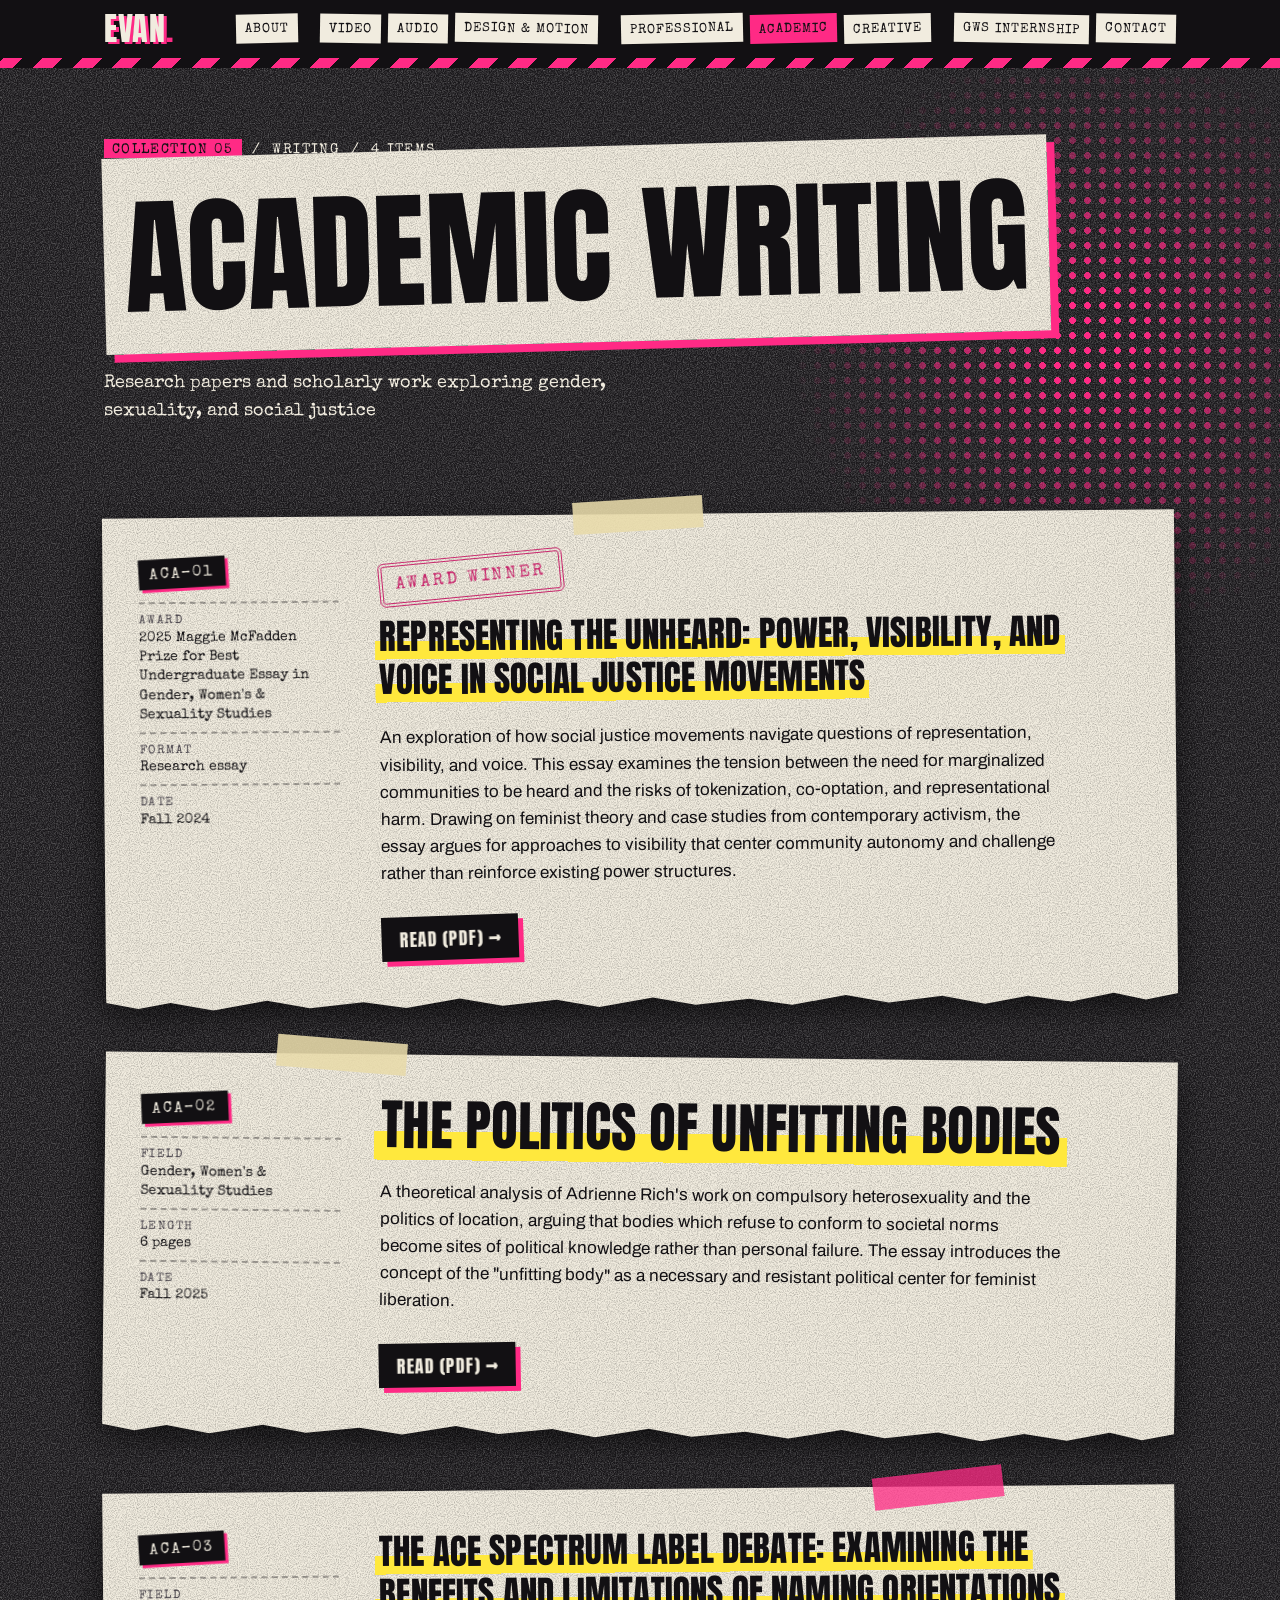
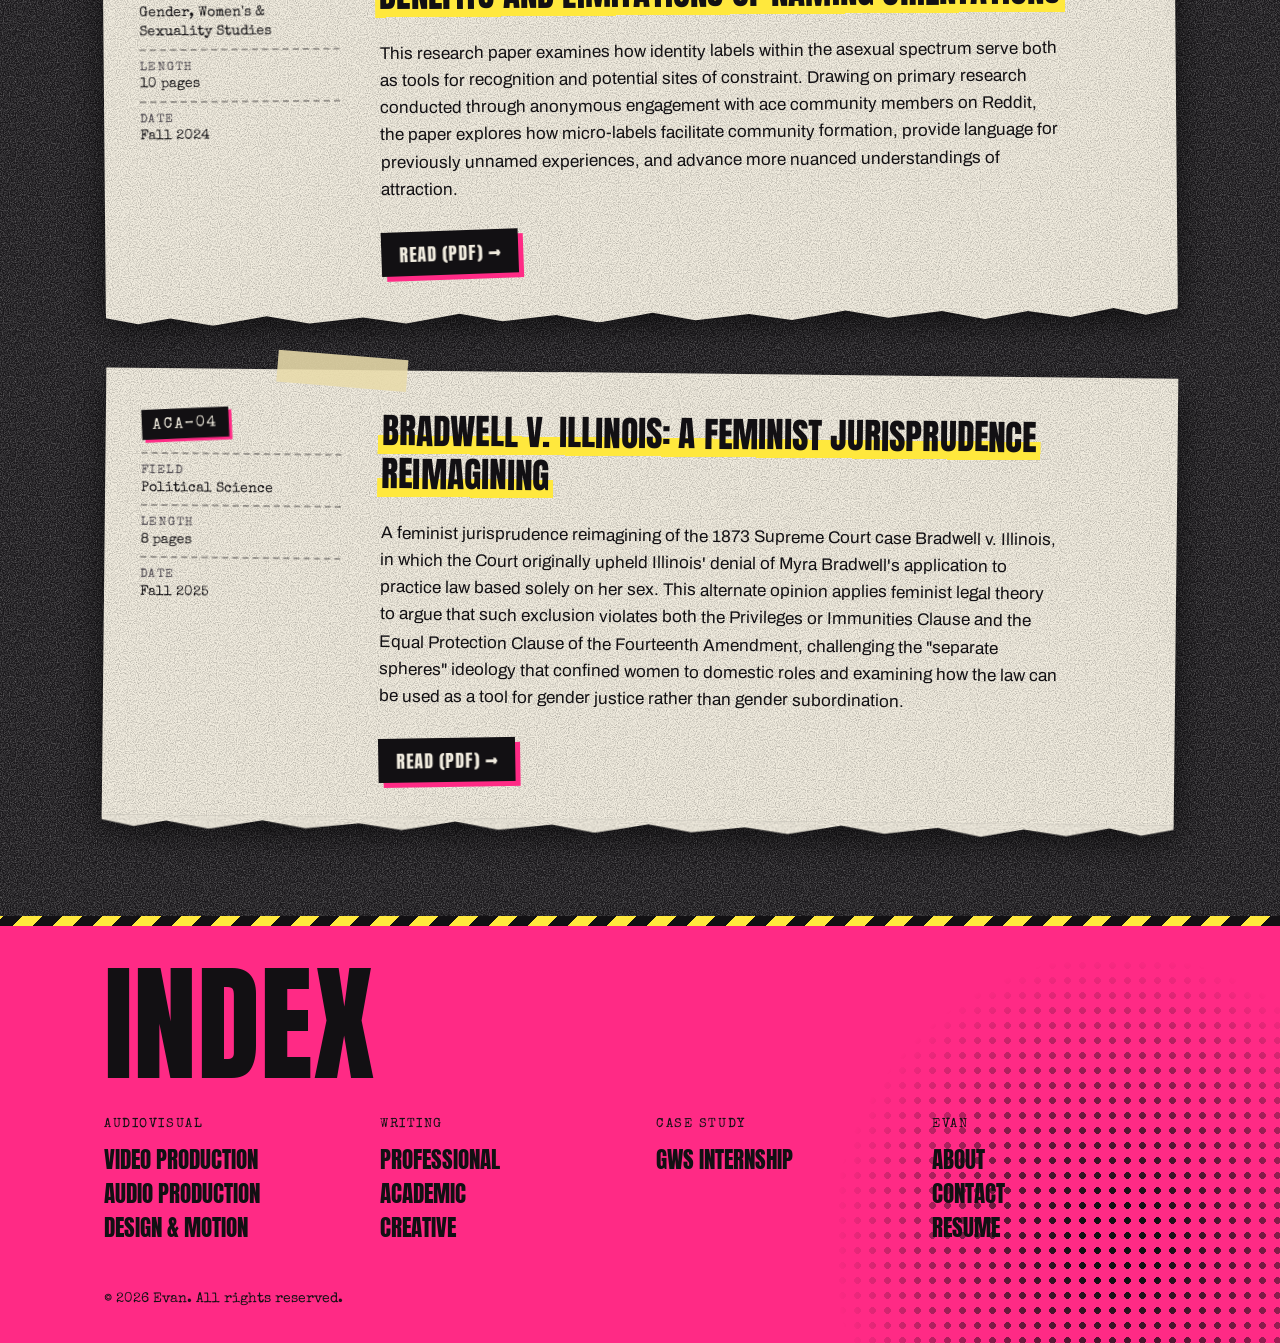
<file: academic-writing.html>
<!DOCTYPE html>
<html lang="en">
<head>
    <meta charset="UTF-8">
    <meta name="viewport" content="width=device-width, initial-scale=1.0">
    <title>Academic Writing - Evan</title>
    <link rel="preconnect" href="https://fonts.googleapis.com">
    <link rel="preconnect" href="https://fonts.gstatic.com" crossorigin>
    <link href="https://fonts.googleapis.com/css2?family=Anton&family=Permanent+Marker&family=Special+Elite&family=Archivo:wght@400;500;700&display=swap" rel="stylesheet">
    <link rel="stylesheet" href="style.css?v=2">
</head>
<body>
    <a class="skip" href="#main">Skip to content</a>

    <!-- NAVIGATION (same block on every page; no nav.html, no script) -->
    <header class="site-head">
        <div class="wrap">
            <a class="wordmark" href="index.html">Evan<span>.</span></a>
            <nav class="site-nav" aria-label="Main">
                <div class="group"><a href="index.html">About</a></div>
                <div class="group"><a href="film.html">Video</a><a href="audio-stories.html">Audio</a><a href="design-motion.html">Design &amp; Motion</a></div>
                <div class="group"><a href="professional-writing.html">Professional</a><a href="academic-writing.html" aria-current="page">Academic</a><a href="creative-writing.html">Creative</a></div>
                <div class="group"><a href="gws-internship.html">GWS Internship</a><a href="contact.html">Contact</a></div>
            </nav>
            <a class="index-link" href="#index">Index &darr;</a>
        </div>
    </header>

    <!-- =====================================================
         OPTIONAL: QUOTE THE WRITING
         To show a piece's opening lines, paste this right under
         its title (the <h2>/<h3 class="entry-title"> line):

         <blockquote class="lede">First sentence or two of the piece.</blockquote>
         ===================================================== -->

    <main id="main">
        <section class="page-head">
            <div class="wrap">
                <p class="kicker"><b>Collection 05</b> &nbsp;/&nbsp; Writing &nbsp;/&nbsp; 4 items</p>
                <h1><span>Academic Writing</span></h1>
                <p class="page-sub">Research papers and scholarly work exploring gender, sexuality, and social justice</p>
            </div>
        </section>
        <div class="wrap">

            <article class="entry">
                <div class="entry-label">
                    <span class="acc">ACA&ndash;01</span>
                    <dl>
                        <div><dt>Award</dt><dd>2025 Maggie McFadden Prize for Best Undergraduate Essay in Gender, Women's &amp; Sexuality Studies</dd></div>
                        <div><dt>Format</dt><dd>Research essay</dd></div>
                        <div><dt>Date</dt><dd>Fall 2024</dd></div>
                    </dl>
                </div>
                <div class="entry-body">
                    <div class="stamp">Award Winner</div><br>
                    <h2 class="entry-title long">Representing the Unheard: Power, Visibility, and Voice in Social Justice Movements</h2>
                    <p>An exploration of how social justice movements navigate questions of representation, visibility, and voice. This essay examines the tension between the need for marginalized communities to be heard and the risks of tokenization, co-optation, and representational harm. Drawing on feminist theory and case studies from contemporary activism, the essay argues for approaches to visibility that center community autonomy and challenge rather than reinforce existing power structures.</p>
                    <a href="rep-unheard.pdf" class="btn" target="_blank">Read (PDF)</a>
                </div>
            </article>

            <article class="entry">
                <div class="entry-label">
                    <span class="acc">ACA&ndash;02</span>
                    <dl>
                        <div><dt>Field</dt><dd>Gender, Women's &amp; Sexuality Studies</dd></div>
                        <div><dt>Length</dt><dd>6 pages</dd></div>
                        <div><dt>Date</dt><dd>Fall 2025</dd></div>
                    </dl>
                </div>
                <div class="entry-body">
                    <h2 class="entry-title">The Politics of Unfitting Bodies</h2>
                    <p>A theoretical analysis of Adrienne Rich's work on compulsory heterosexuality and the politics of location, arguing that bodies which refuse to conform to societal norms become sites of political knowledge rather than personal failure. The essay introduces the concept of the "unfitting body" as a necessary and resistant political center for feminist liberation.</p>
                    <a href="Theory%20Response.pdf" class="btn" target="_blank">Read (PDF)</a>
                </div>
            </article>

            <article class="entry">
                <div class="entry-label">
                    <span class="acc">ACA&ndash;03</span>
                    <dl>
                        <div><dt>Field</dt><dd>Gender, Women's &amp; Sexuality Studies</dd></div>
                        <div><dt>Length</dt><dd>10 pages</dd></div>
                        <div><dt>Date</dt><dd>Fall 2024</dd></div>
                    </dl>
                </div>
                <div class="entry-body">
                    <h2 class="entry-title long">The Ace Spectrum Label Debate: Examining the Benefits and Limitations of Naming Orientations</h2>
                    <p>This research paper examines how identity labels within the asexual spectrum serve both as tools for recognition and potential sites of constraint. Drawing on primary research conducted through anonymous engagement with ace community members on Reddit, the paper explores how micro-labels facilitate community formation, provide language for previously unnamed experiences, and advance more nuanced understandings of attraction.</p>
                    <a href="ace-spectrum-labels.pdf" class="btn" target="_blank">Read (PDF)</a>
                </div>
            </article>

            <article class="entry">
                <div class="entry-label">
                    <span class="acc">ACA&ndash;04</span>
                    <dl>
                        <div><dt>Field</dt><dd>Political Science</dd></div>
                        <div><dt>Length</dt><dd>8 pages</dd></div>
                        <div><dt>Date</dt><dd>Fall 2025</dd></div>
                    </dl>
                </div>
                <div class="entry-body">
                    <h2 class="entry-title long">Bradwell v. Illinois: A Feminist Jurisprudence Reimagining</h2>
                    <p>A feminist jurisprudence reimagining of the 1873 Supreme Court case Bradwell v. Illinois, in which the Court originally upheld Illinois' denial of Myra Bradwell's application to practice law based solely on her sex. This alternate opinion applies feminist legal theory to argue that such exclusion violates both the Privileges or Immunities Clause and the Equal Protection Clause of the Fourteenth Amendment, challenging the "separate spheres" ideology that confined women to domestic roles and examining how the law can be used as a tool for gender justice rather than gender subordination.</p>
                    <a href="bradwell-reimagined.pdf" class="btn" target="_blank">Read (PDF)</a>
                </div>
            </article>

        </div>
    </main>

    <!-- FOOTER: the full index lives here on every page -->
    <footer class="site-foot" id="index">
        <div class="wrap">
            <h2>Index</h2>
            <div class="foot-index">
                <div>
                    <h3>Audiovisual</h3>
                    <ul>
                        <li><a href="film.html">Video Production</a></li>
                        <li><a href="audio-stories.html">Audio Production</a></li>
                        <li><a href="design-motion.html">Design &amp; Motion</a></li>
                    </ul>
                </div>
                <div>
                    <h3>Writing</h3>
                    <ul>
                        <li><a href="professional-writing.html">Professional</a></li>
                        <li><a href="academic-writing.html">Academic</a></li>
                        <li><a href="creative-writing.html">Creative</a></li>
                    </ul>
                </div>
                <div>
                    <h3>Case study</h3>
                    <ul>
                        <li><a href="gws-internship.html">GWS Internship</a></li>
                    </ul>
                </div>
                <div>
                    <h3>Evan</h3>
                    <ul>
                        <li><a href="index.html">About</a></li>
                        <li><a href="contact.html">Contact</a></li>
                        <li><a href="AtkinsEvanResumeFall26.pdf" target="_blank">Resume</a></li>
                    </ul>
                </div>
            </div>
            <p class="legal">&copy; 2026 Evan. All rights reserved.</p>
        </div>
    </footer>

</body>
</html>
</file>
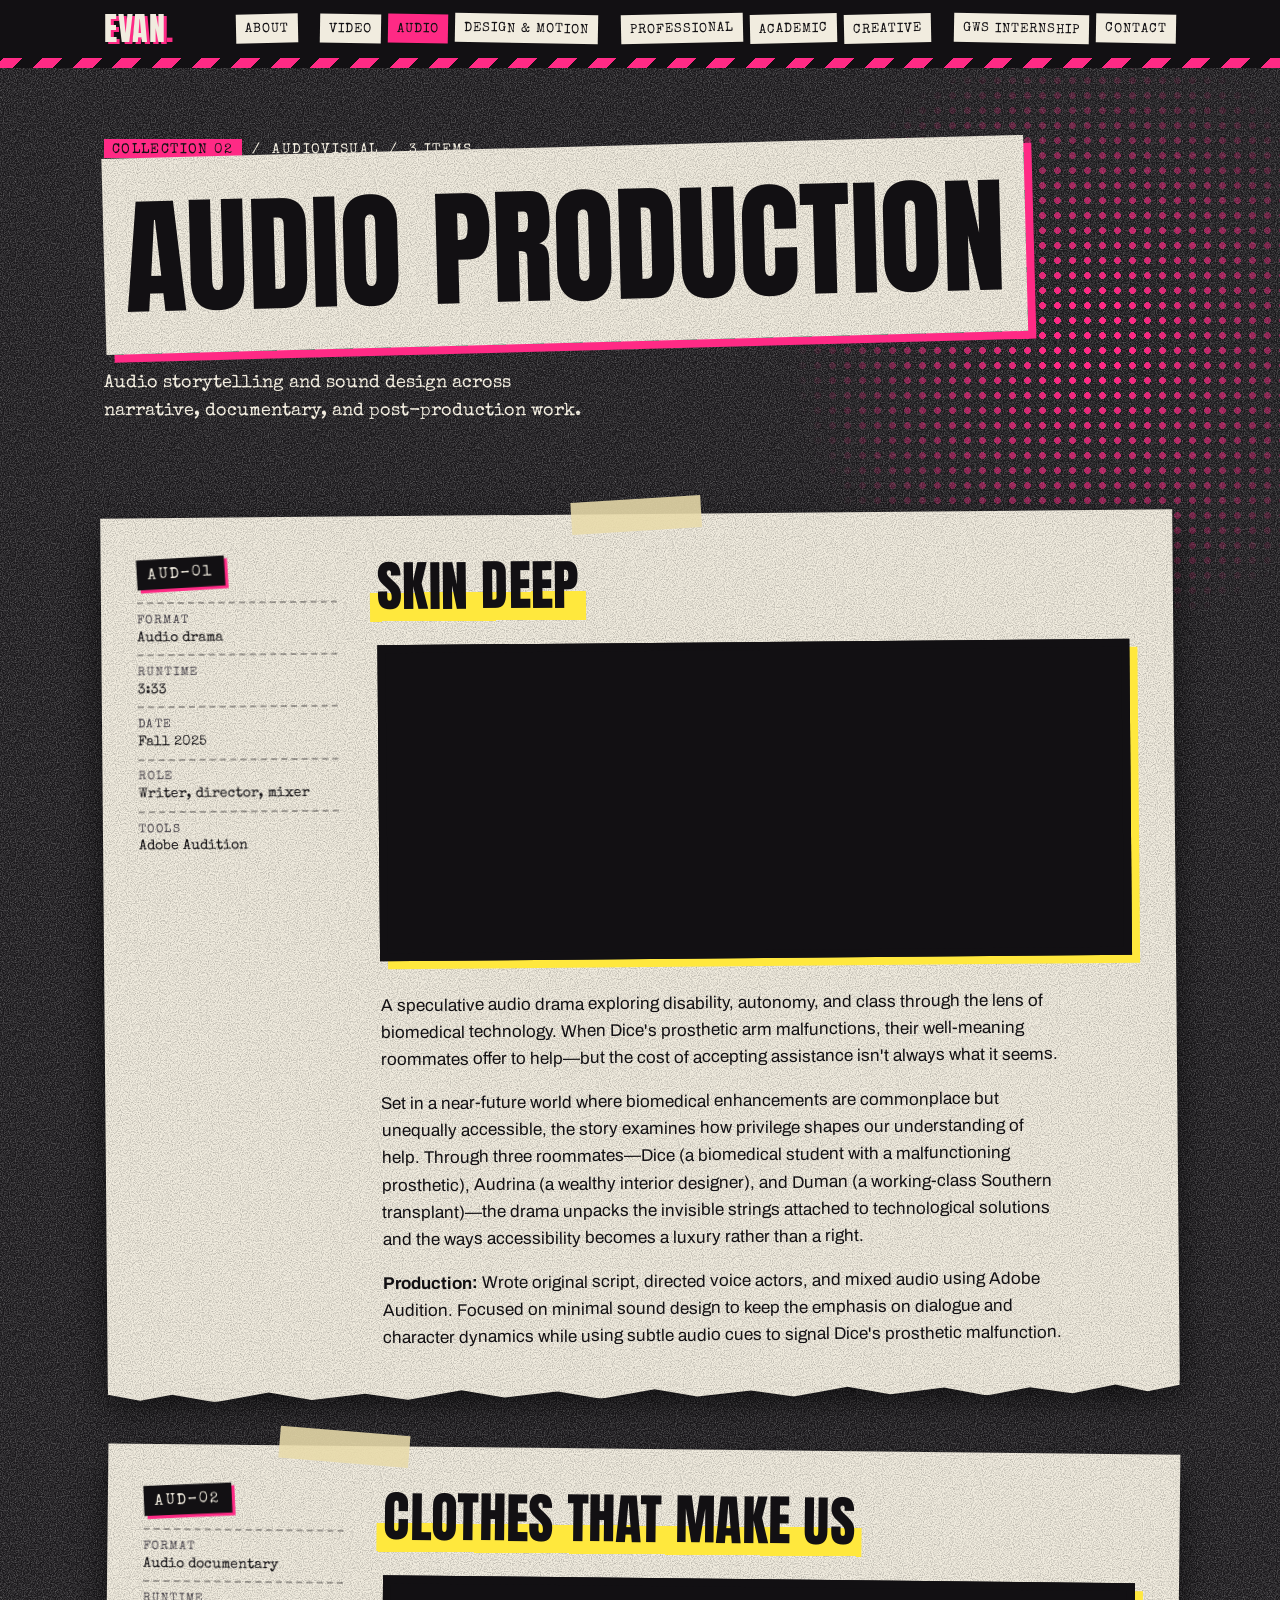
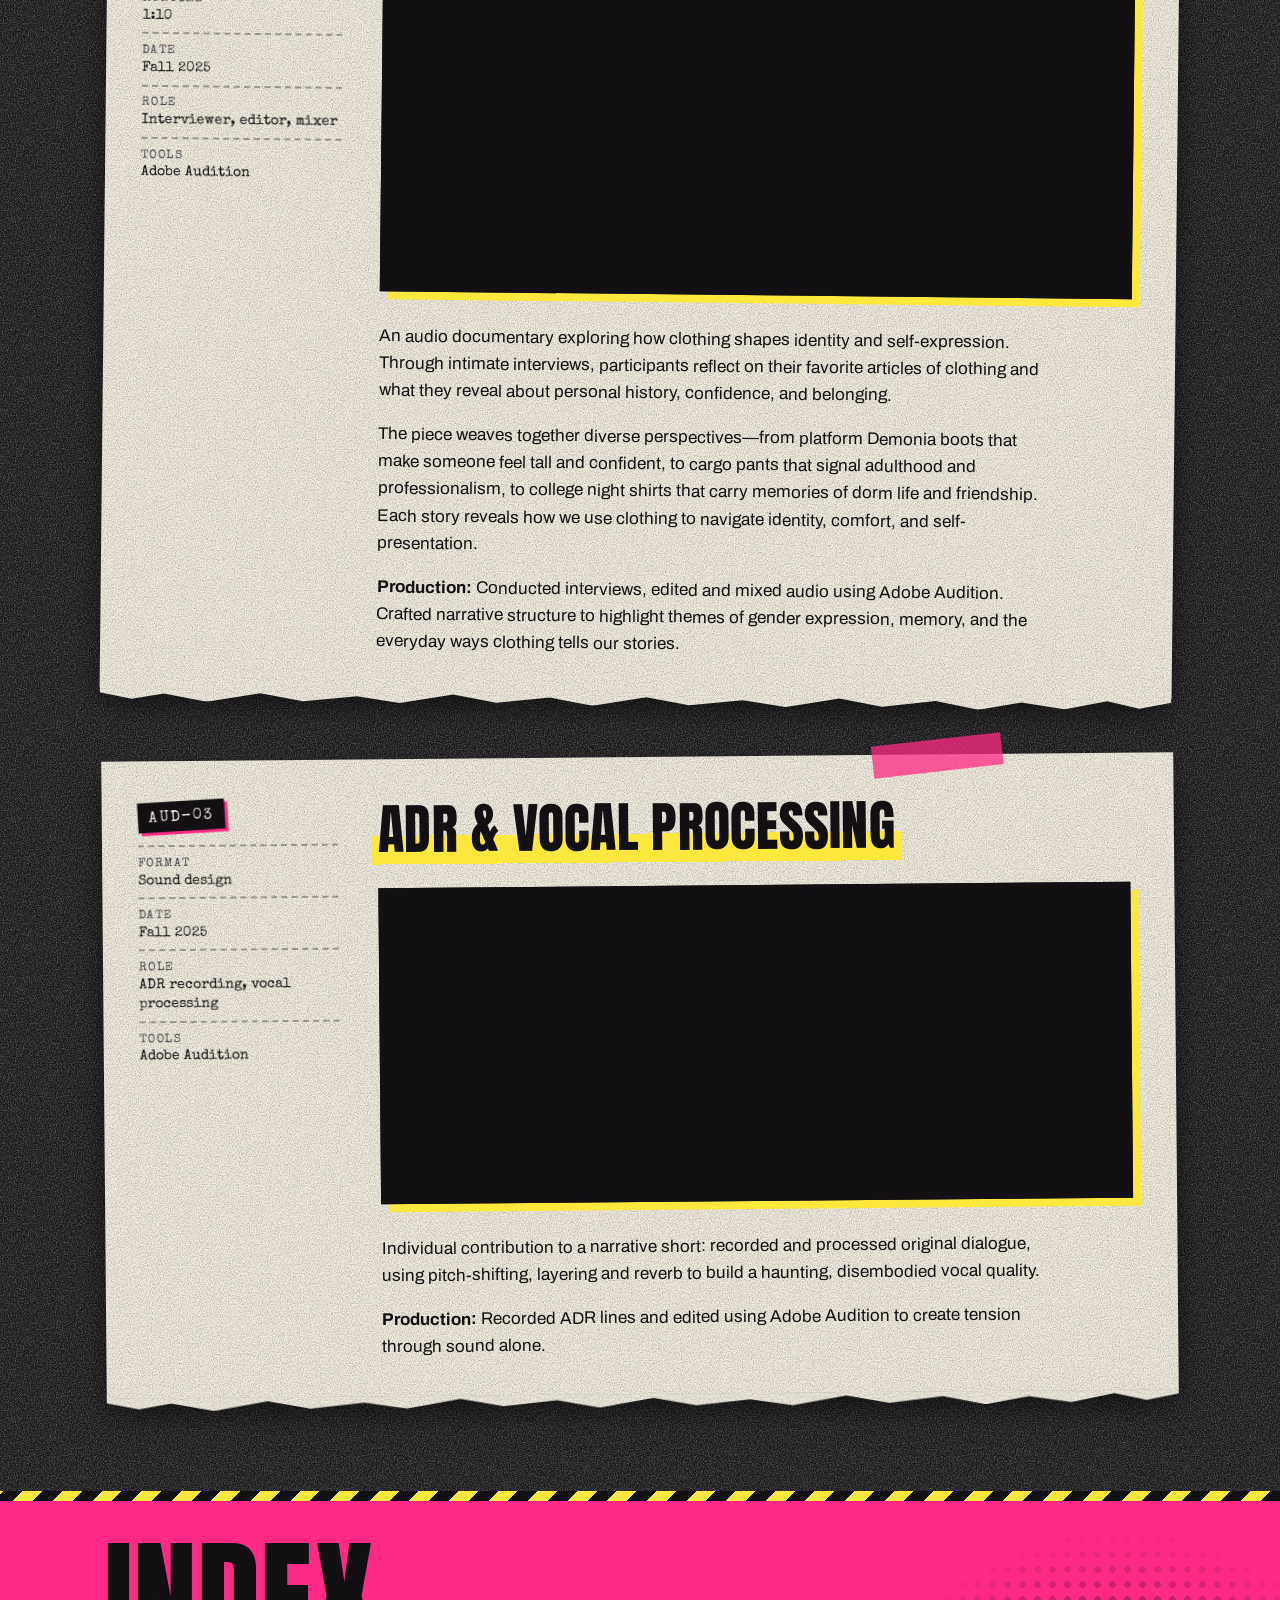
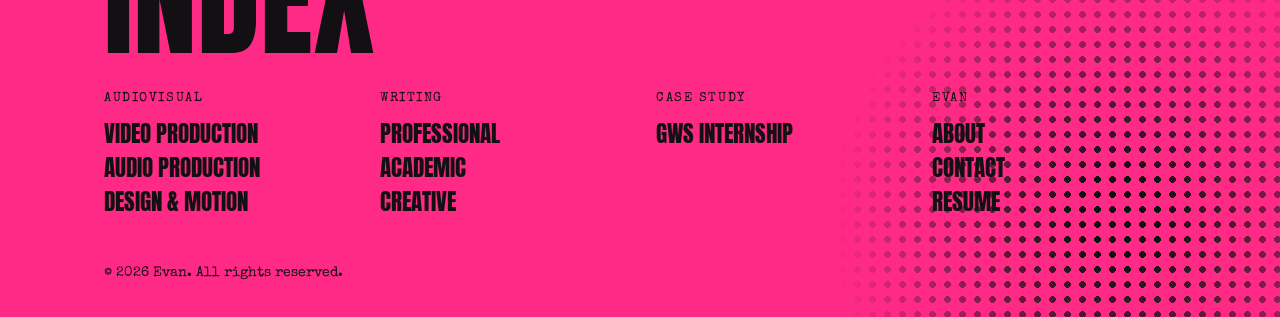
<file: audio-stories.html>
<!DOCTYPE html>
<html lang="en">
<head>
    <meta charset="UTF-8">
    <meta name="viewport" content="width=device-width, initial-scale=1.0">
    <title>Audio Production - Evan</title>
    <link rel="preconnect" href="https://fonts.googleapis.com">
    <link rel="preconnect" href="https://fonts.gstatic.com" crossorigin>
    <link href="https://fonts.googleapis.com/css2?family=Anton&family=Permanent+Marker&family=Special+Elite&family=Archivo:wght@400;500;700&display=swap" rel="stylesheet">
    <link rel="stylesheet" href="style.css?v=2">
</head>
<body>
    <a class="skip" href="#main">Skip to content</a>

    <!-- NAVIGATION (same block on every page; no nav.html, no script) -->
    <header class="site-head">
        <div class="wrap">
            <a class="wordmark" href="index.html">Evan<span>.</span></a>
            <nav class="site-nav" aria-label="Main">
                <div class="group"><a href="index.html">About</a></div>
                <div class="group"><a href="film.html">Video</a><a href="audio-stories.html" aria-current="page">Audio</a><a href="design-motion.html">Design &amp; Motion</a></div>
                <div class="group"><a href="professional-writing.html">Professional</a><a href="academic-writing.html">Academic</a><a href="creative-writing.html">Creative</a></div>
                <div class="group"><a href="gws-internship.html">GWS Internship</a><a href="contact.html">Contact</a></div>
            </nav>
            <a class="index-link" href="#index">Index &darr;</a>
        </div>
    </header>

    <main id="main">
        <section class="page-head">
            <div class="wrap">
                <p class="kicker"><b>Collection 02</b> &nbsp;/&nbsp; Audiovisual &nbsp;/&nbsp; 3 items</p>
                <h1><span>Audio Production</span></h1>
                <p class="page-sub">Audio storytelling and sound design across narrative, documentary, and post-production work.</p>
            </div>
        </section>
        <div class="wrap">

            <article class="entry">
                <div class="entry-label">
                    <span class="acc">AUD&ndash;01</span>
                    <dl>
                        <div><dt>Format</dt><dd>Audio drama</dd></div>
                        <div><dt>Runtime</dt><dd>3:33</dd></div>
                        <div><dt>Date</dt><dd>Fall 2025</dd></div>
                        <div><dt>Role</dt><dd>Writer, director, mixer</dd></div>
                        <div><dt>Tools</dt><dd>Adobe Audition</dd></div>
                    </dl>
                </div>
                <div class="entry-body">
                    <h2 class="entry-title">Skin Deep</h2>
                    <div class="audio"><iframe height="300" scrolling="no" title="Skin Deep" allow="autoplay; encrypted-media" src="https://w.soundcloud.com/player/?url=https%3A//api.soundcloud.com/tracks/soundcloud%253Atracks%253A2249496575&color=%23ff2a85&auto_play=false&hide_related=false&show_comments=true&show_user=true&show_reposts=false&show_teaser=true&visual=true" loading="lazy"></iframe></div>
                    <p>A speculative audio drama exploring disability, autonomy, and class through the lens of biomedical technology. When Dice's prosthetic arm malfunctions, their well-meaning roommates offer to help&mdash;but the cost of accepting assistance isn't always what it seems.</p>
                    <p>Set in a near-future world where biomedical enhancements are commonplace but unequally accessible, the story examines how privilege shapes our understanding of help. Through three roommates&mdash;Dice (a biomedical student with a malfunctioning prosthetic), Audrina (a wealthy interior designer), and Duman (a working-class Southern transplant)&mdash;the drama unpacks the invisible strings attached to technological solutions and the ways accessibility becomes a luxury rather than a right.</p>
                    <p><strong>Production:</strong> Wrote original script, directed voice actors, and mixed audio using Adobe Audition. Focused on minimal sound design to keep the emphasis on dialogue and character dynamics while using subtle audio cues to signal Dice's prosthetic malfunction.</p>
                </div>
            </article>

            <article class="entry">
                <div class="entry-label">
                    <span class="acc">AUD&ndash;02</span>
                    <dl>
                        <div><dt>Format</dt><dd>Audio documentary</dd></div>
                        <div><dt>Runtime</dt><dd>1:10</dd></div>
                        <div><dt>Date</dt><dd>Fall 2025</dd></div>
                        <div><dt>Role</dt><dd>Interviewer, editor, mixer</dd></div>
                        <div><dt>Tools</dt><dd>Adobe Audition</dd></div>
                    </dl>
                </div>
                <div class="entry-body">
                    <h2 class="entry-title">Clothes That Make Us</h2>
                    <div class="audio"><iframe height="300" scrolling="no" title="Clothes That Make Us" allow="autoplay; encrypted-media" src="https://w.soundcloud.com/player/?url=https%3A//api.soundcloud.com/tracks/soundcloud%253Atracks%253A2249252708&color=%23ff2a85&auto_play=false&hide_related=false&show_comments=true&show_user=true&show_reposts=false&show_teaser=true&visual=true" loading="lazy"></iframe></div>
                    <p>An audio documentary exploring how clothing shapes identity and self-expression. Through intimate interviews, participants reflect on their favorite articles of clothing and what they reveal about personal history, confidence, and belonging.</p>
                    <p>The piece weaves together diverse perspectives&mdash;from platform Demonia boots that make someone feel tall and confident, to cargo pants that signal adulthood and professionalism, to college night shirts that carry memories of dorm life and friendship. Each story reveals how we use clothing to navigate identity, comfort, and self-presentation.</p>
                    <p><strong>Production:</strong> Conducted interviews, edited and mixed audio using Adobe Audition. Crafted narrative structure to highlight themes of gender expression, memory, and the everyday ways clothing tells our stories.</p>
                </div>
            </article>

            <article class="entry">
                <div class="entry-label">
                    <span class="acc">AUD&ndash;03</span>
                    <dl>
                        <div><dt>Format</dt><dd>Sound design</dd></div>
                        <div><dt>Date</dt><dd>Fall 2025</dd></div>
                        <div><dt>Role</dt><dd>ADR recording, vocal processing</dd></div>
                        <div><dt>Tools</dt><dd>Adobe Audition</dd></div>
                    </dl>
                </div>
                <div class="entry-body">
                    <h2 class="entry-title">ADR &amp; Vocal Processing</h2>
                    <div class="audio"><iframe height="300" scrolling="no" title="ADR and Vocal Processing" allow="autoplay; encrypted-media" src="https://w.soundcloud.com/player/?url=https%3A//api.soundcloud.com/tracks/soundcloud%253Atracks%253A2401083585&color=%23ff2a85&auto_play=false&hide_related=false&show_comments=true&show_user=true&show_reposts=false&show_teaser=true&visual=true" loading="lazy"></iframe></div>
                    <p>Individual contribution to a narrative short: recorded and processed original dialogue, using pitch-shifting, layering and reverb to build a haunting, disembodied vocal quality.</p>
                    <p><strong>Production:</strong> Recorded ADR lines and edited using Adobe Audition to create tension through sound alone.</p>
                </div>
            </article>

        </div>
    </main>

    <!-- FOOTER: the full index lives here on every page -->
    <footer class="site-foot" id="index">
        <div class="wrap">
            <h2>Index</h2>
            <div class="foot-index">
                <div>
                    <h3>Audiovisual</h3>
                    <ul>
                        <li><a href="film.html">Video Production</a></li>
                        <li><a href="audio-stories.html">Audio Production</a></li>
                        <li><a href="design-motion.html">Design &amp; Motion</a></li>
                    </ul>
                </div>
                <div>
                    <h3>Writing</h3>
                    <ul>
                        <li><a href="professional-writing.html">Professional</a></li>
                        <li><a href="academic-writing.html">Academic</a></li>
                        <li><a href="creative-writing.html">Creative</a></li>
                    </ul>
                </div>
                <div>
                    <h3>Case study</h3>
                    <ul>
                        <li><a href="gws-internship.html">GWS Internship</a></li>
                    </ul>
                </div>
                <div>
                    <h3>Evan</h3>
                    <ul>
                        <li><a href="index.html">About</a></li>
                        <li><a href="contact.html">Contact</a></li>
                        <li><a href="AtkinsEvanResumeFall26.pdf" target="_blank">Resume</a></li>
                    </ul>
                </div>
            </div>
            <p class="legal">&copy; 2026 Evan. All rights reserved.</p>
        </div>
    </footer>

</body>
</html>
</file>
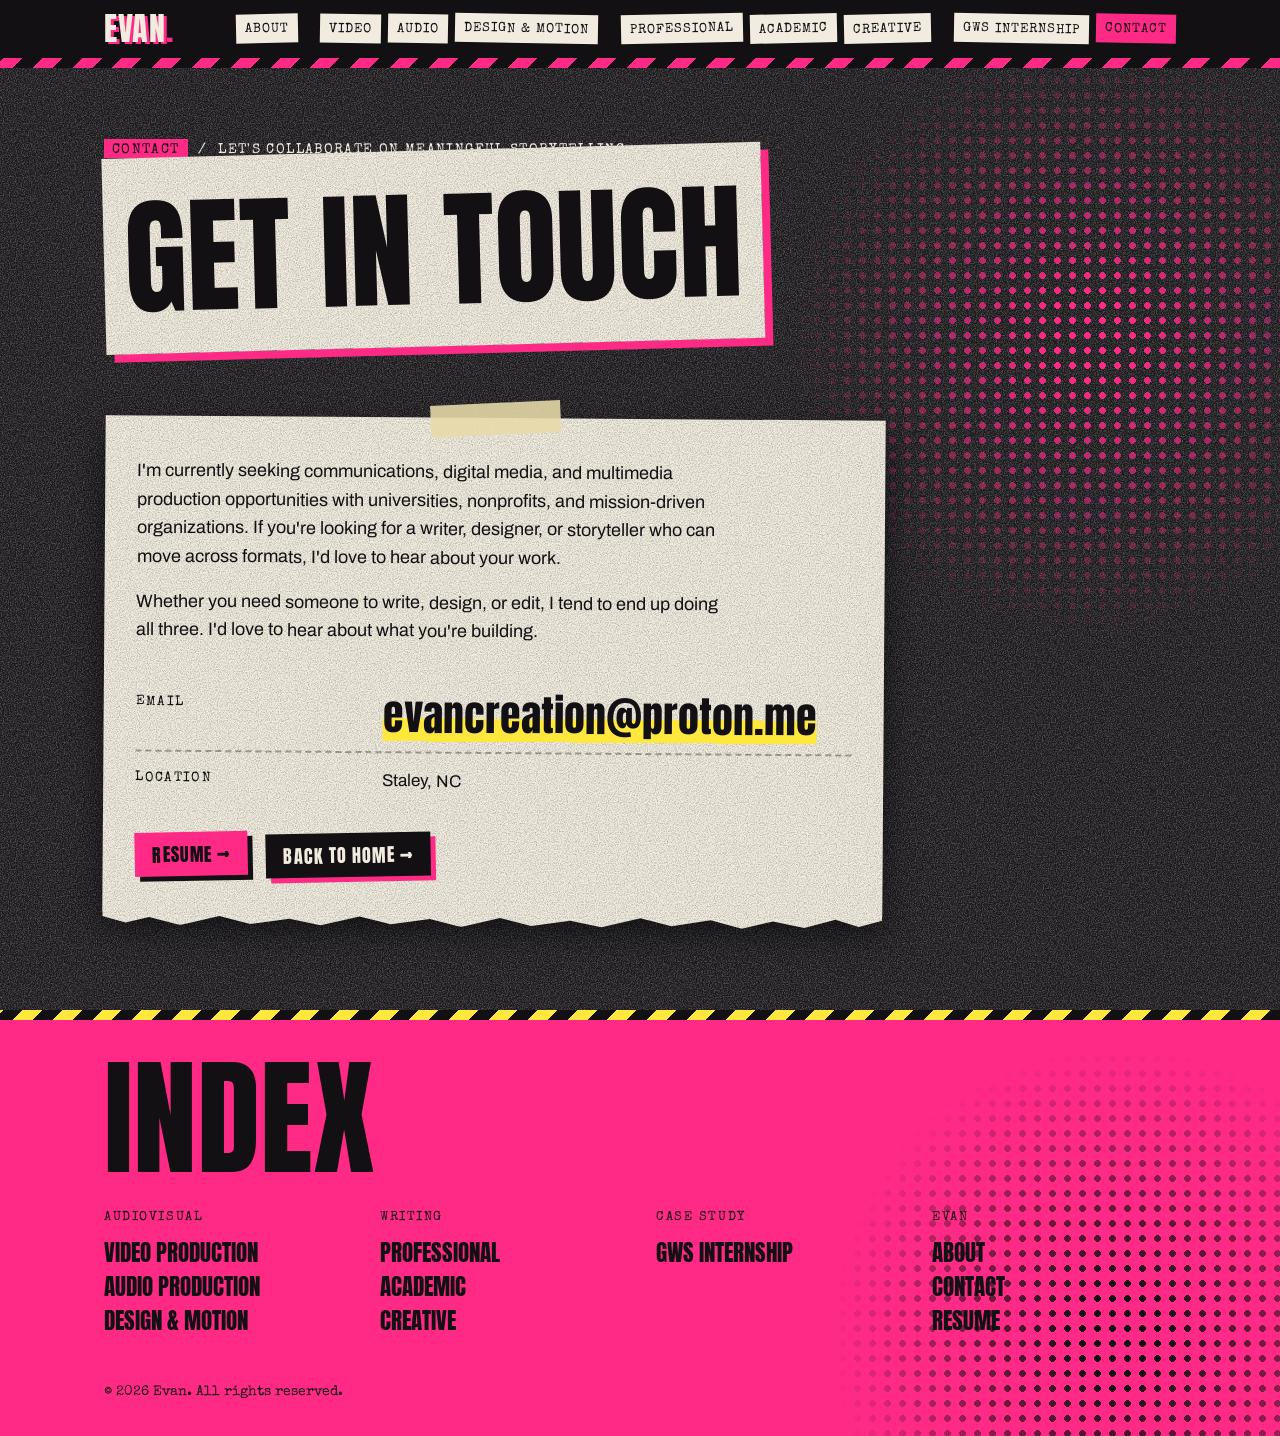
<file: contact.html>
<!DOCTYPE html>
<html lang="en">
<head>
    <meta charset="UTF-8">
    <meta name="viewport" content="width=device-width, initial-scale=1.0">
    <title>Contact - Evan</title>
    <link rel="preconnect" href="https://fonts.googleapis.com">
    <link rel="preconnect" href="https://fonts.gstatic.com" crossorigin>
    <link href="https://fonts.googleapis.com/css2?family=Anton&family=Permanent+Marker&family=Special+Elite&family=Archivo:wght@400;500;700&display=swap" rel="stylesheet">
    <link rel="stylesheet" href="style.css?v=2">
</head>
<body>
    <a class="skip" href="#main">Skip to content</a>

    <!-- NAVIGATION (same block on every page; no nav.html, no script) -->
    <header class="site-head">
        <div class="wrap">
            <a class="wordmark" href="index.html">Evan<span>.</span></a>
            <nav class="site-nav" aria-label="Main">
                <div class="group"><a href="index.html">About</a></div>
                <div class="group"><a href="film.html">Video</a><a href="audio-stories.html">Audio</a><a href="design-motion.html">Design &amp; Motion</a></div>
                <div class="group"><a href="professional-writing.html">Professional</a><a href="academic-writing.html">Academic</a><a href="creative-writing.html">Creative</a></div>
                <div class="group"><a href="gws-internship.html">GWS Internship</a><a href="contact.html" aria-current="page">Contact</a></div>
            </nav>
            <a class="index-link" href="#index">Index &darr;</a>
        </div>
    </header>

    <main id="main">
        <section class="page-head">
            <div class="wrap">
                <p class="kicker"><b>Contact</b> &nbsp;/&nbsp; Let's collaborate on meaningful storytelling</p>
                <h1><span>Get In Touch</span></h1>
            </div>
        </section>
        <div class="wrap">
            <div class="contact sheet">
                <p>I'm currently seeking communications, digital media, and multimedia production opportunities with universities, nonprofits, and mission-driven organizations. If you're looking for a writer, designer, or storyteller who can move across formats, I'd love to hear about your work.</p>
                <p>Whether you need someone to write, design, or edit, I tend to end up doing all three. I'd love to hear about what you're building.</p>

                <dl class="spec">
                    <div><dt>Email</dt><dd><a class="email" href="mailto:evancreation@proton.me">evancreation@proton.me</a></dd></div>
                    <div><dt>Location</dt><dd>Staley, NC</dd></div>
                </dl>

                <div class="btn-row">
                    <a href="AtkinsEvanResumeFall26.pdf" class="btn primary" target="_blank">Resume</a>
                    <a href="index.html" class="btn">Back to Home</a>
                </div>
            </div>
        </div>
    </main>

    <!-- FOOTER: the full index lives here on every page -->
    <footer class="site-foot" id="index">
        <div class="wrap">
            <h2>Index</h2>
            <div class="foot-index">
                <div>
                    <h3>Audiovisual</h3>
                    <ul>
                        <li><a href="film.html">Video Production</a></li>
                        <li><a href="audio-stories.html">Audio Production</a></li>
                        <li><a href="design-motion.html">Design &amp; Motion</a></li>
                    </ul>
                </div>
                <div>
                    <h3>Writing</h3>
                    <ul>
                        <li><a href="professional-writing.html">Professional</a></li>
                        <li><a href="academic-writing.html">Academic</a></li>
                        <li><a href="creative-writing.html">Creative</a></li>
                    </ul>
                </div>
                <div>
                    <h3>Case study</h3>
                    <ul>
                        <li><a href="gws-internship.html">GWS Internship</a></li>
                    </ul>
                </div>
                <div>
                    <h3>Evan</h3>
                    <ul>
                        <li><a href="index.html">About</a></li>
                        <li><a href="contact.html">Contact</a></li>
                        <li><a href="AtkinsEvanResumeFall26.pdf" target="_blank">Resume</a></li>
                    </ul>
                </div>
            </div>
            <p class="legal">&copy; 2026 Evan. All rights reserved.</p>
        </div>
    </footer>

</body>
</html>
</file>
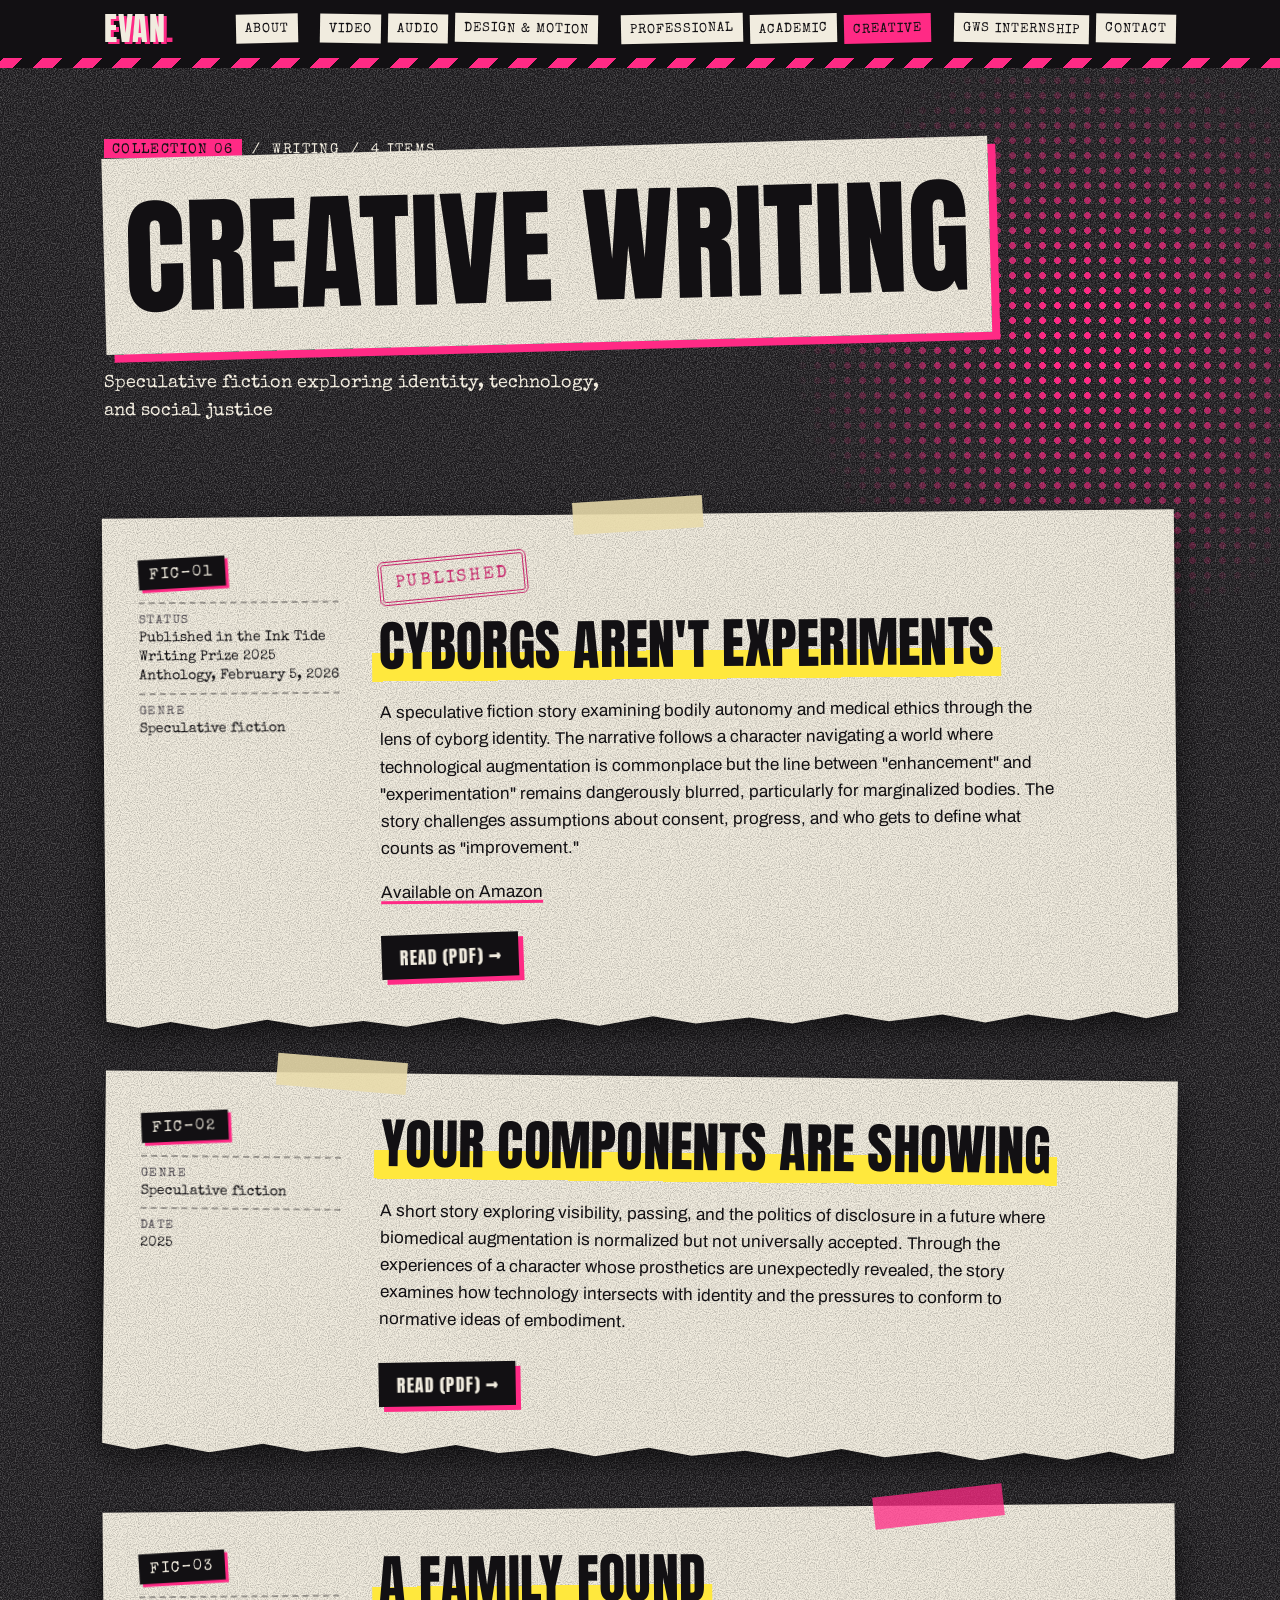
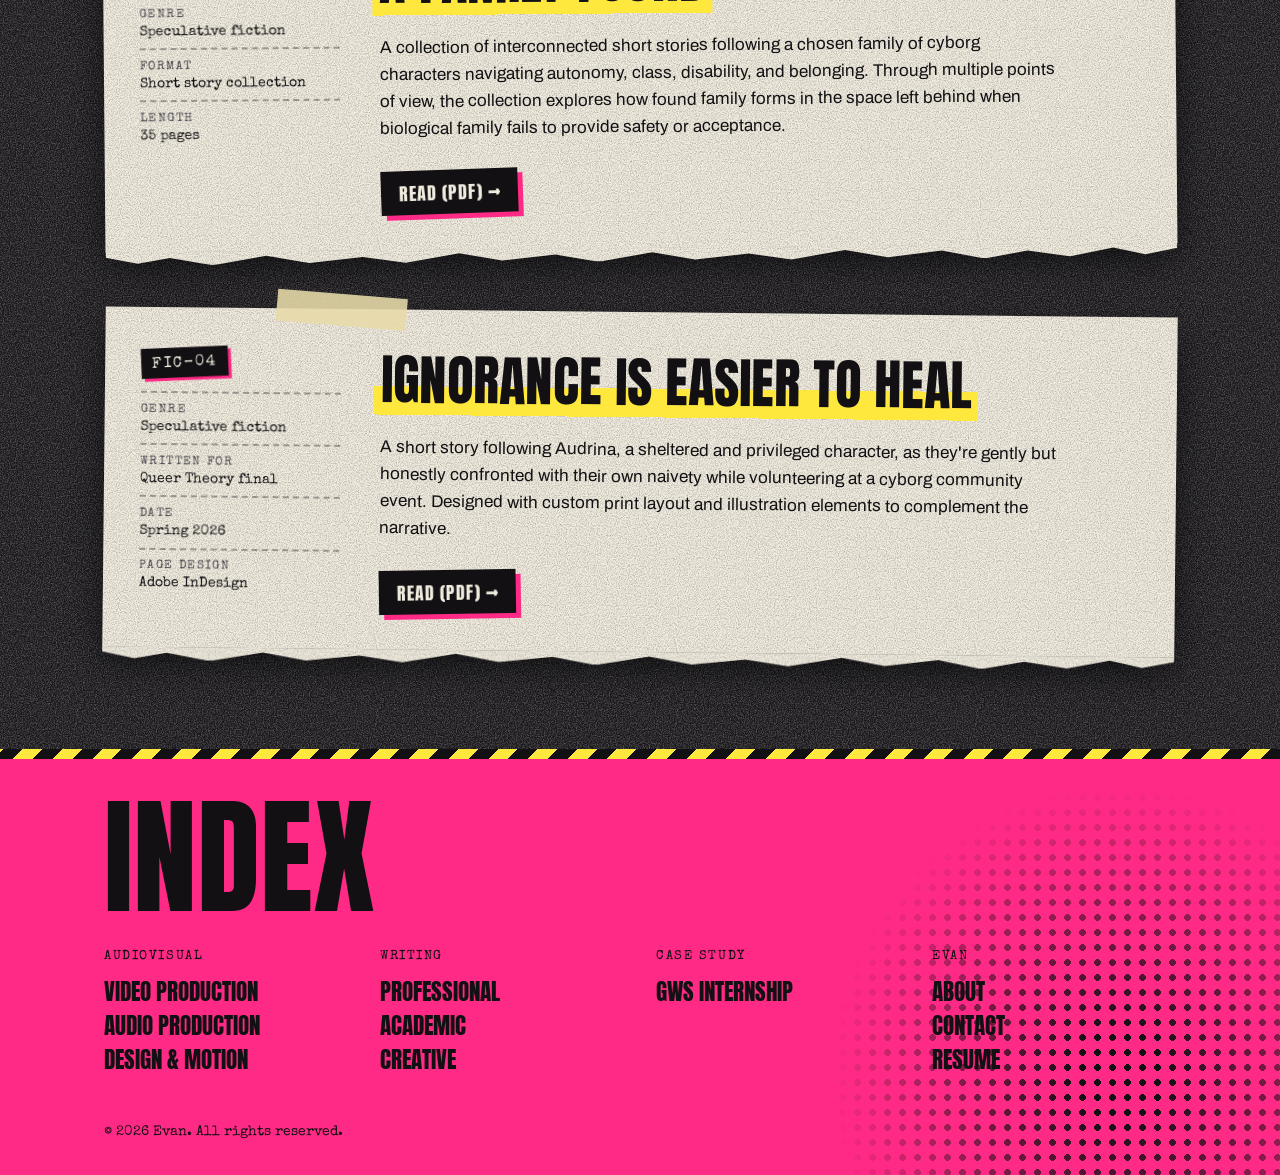
<file: creative-writing.html>
<!DOCTYPE html>
<html lang="en">
<head>
    <meta charset="UTF-8">
    <meta name="viewport" content="width=device-width, initial-scale=1.0">
    <title>Creative Writing - Evan</title>
    <link rel="preconnect" href="https://fonts.googleapis.com">
    <link rel="preconnect" href="https://fonts.gstatic.com" crossorigin>
    <link href="https://fonts.googleapis.com/css2?family=Anton&family=Permanent+Marker&family=Special+Elite&family=Archivo:wght@400;500;700&display=swap" rel="stylesheet">
    <link rel="stylesheet" href="style.css?v=2">
</head>
<body>
    <a class="skip" href="#main">Skip to content</a>

    <!-- NAVIGATION (same block on every page; no nav.html, no script) -->
    <header class="site-head">
        <div class="wrap">
            <a class="wordmark" href="index.html">Evan<span>.</span></a>
            <nav class="site-nav" aria-label="Main">
                <div class="group"><a href="index.html">About</a></div>
                <div class="group"><a href="film.html">Video</a><a href="audio-stories.html">Audio</a><a href="design-motion.html">Design &amp; Motion</a></div>
                <div class="group"><a href="professional-writing.html">Professional</a><a href="academic-writing.html">Academic</a><a href="creative-writing.html" aria-current="page">Creative</a></div>
                <div class="group"><a href="gws-internship.html">GWS Internship</a><a href="contact.html">Contact</a></div>
            </nav>
            <a class="index-link" href="#index">Index &darr;</a>
        </div>
    </header>

    <!-- =====================================================
         OPTIONAL: QUOTE THE WRITING
         To show a piece's opening lines, paste this right under
         its title (the <h2>/<h3 class="entry-title"> line):

         <blockquote class="lede">First sentence or two of the piece.</blockquote>
         ===================================================== -->

    <main id="main">
        <section class="page-head">
            <div class="wrap">
                <p class="kicker"><b>Collection 06</b> &nbsp;/&nbsp; Writing &nbsp;/&nbsp; 4 items</p>
                <h1><span>Creative Writing</span></h1>
                <p class="page-sub">Speculative fiction exploring identity, technology, and social justice</p>
            </div>
        </section>
        <div class="wrap">

            <article class="entry">
                <div class="entry-label">
                    <span class="acc">FIC&ndash;01</span>
                    <dl>
                        <div><dt>Status</dt><dd>Published in the Ink Tide Writing Prize 2025 Anthology, February 5, 2026</dd></div>
                        <div><dt>Genre</dt><dd>Speculative fiction</dd></div>
                    </dl>
                </div>
                <div class="entry-body">
                    <div class="stamp">Published</div><br>
                    <h2 class="entry-title">Cyborgs Aren't Experiments</h2>
                    <p>A speculative fiction story examining bodily autonomy and medical ethics through the lens of cyborg identity. The narrative follows a character navigating a world where technological augmentation is commonplace but the line between "enhancement" and "experimentation" remains dangerously blurred, particularly for marginalized bodies. The story challenges assumptions about consent, progress, and who gets to define what counts as "improvement."</p>
                    <p><a href="https://www.amazon.com/Tide-Writing-Prize-2025-Anthology/dp/B0GMD1ZY9W" target="_blank">Available on Amazon</a></p>
                    <a href="cyborgs.pdf" class="btn" target="_blank">Read (PDF)</a>
                </div>
            </article>

            <article class="entry">
                <div class="entry-label">
                    <span class="acc">FIC&ndash;02</span>
                    <dl>
                        <div><dt>Genre</dt><dd>Speculative fiction</dd></div>
                        <div><dt>Date</dt><dd>2025</dd></div>
                    </dl>
                </div>
                <div class="entry-body">
                    <h2 class="entry-title">Your Components Are Showing</h2>
                    <p>A short story exploring visibility, passing, and the politics of disclosure in a future where biomedical augmentation is normalized but not universally accepted. Through the experiences of a character whose prosthetics are unexpectedly revealed, the story examines how technology intersects with identity and the pressures to conform to normative ideas of embodiment.</p>
                    <a href="showing-components.pdf" class="btn" target="_blank">Read (PDF)</a>
                </div>
            </article>

            <article class="entry">
                <div class="entry-label">
                    <span class="acc">FIC&ndash;03</span>
                    <dl>
                        <div><dt>Genre</dt><dd>Speculative fiction</dd></div>
                        <div><dt>Format</dt><dd>Short story collection</dd></div>
                        <div><dt>Length</dt><dd>35 pages</dd></div>
                    </dl>
                </div>
                <div class="entry-body">
                    <h2 class="entry-title">A Family Found</h2>
                    <p>A collection of interconnected short stories following a chosen family of cyborg characters navigating autonomy, class, disability, and belonging. Through multiple points of view, the collection explores how found family forms in the space left behind when biological family fails to provide safety or acceptance.</p>
                    <a href="a-family-found.pdf" class="btn" target="_blank">Read (PDF)</a>
                </div>
            </article>

            <article class="entry">
                <div class="entry-label">
                    <span class="acc">FIC&ndash;04</span>
                    <dl>
                        <div><dt>Genre</dt><dd>Speculative fiction</dd></div>
                        <div><dt>Written for</dt><dd>Queer Theory final</dd></div>
                        <div><dt>Date</dt><dd>Spring 2026</dd></div>
                        <div><dt>Page design</dt><dd>Adobe InDesign</dd></div>
                    </dl>
                </div>
                <div class="entry-body">
                    <h2 class="entry-title">Ignorance is Easier to Heal</h2>
                    <p>A short story following Audrina, a sheltered and privileged character, as they're gently but honestly confronted with their own naivety while volunteering at a cyborg community event. Designed with custom print layout and illustration elements to complement the narrative.</p>
                    <a href="ignorance-easier-heal.pdf" class="btn" target="_blank">Read (PDF)</a>
                </div>
            </article>

        </div>
    </main>

    <!-- FOOTER: the full index lives here on every page -->
    <footer class="site-foot" id="index">
        <div class="wrap">
            <h2>Index</h2>
            <div class="foot-index">
                <div>
                    <h3>Audiovisual</h3>
                    <ul>
                        <li><a href="film.html">Video Production</a></li>
                        <li><a href="audio-stories.html">Audio Production</a></li>
                        <li><a href="design-motion.html">Design &amp; Motion</a></li>
                    </ul>
                </div>
                <div>
                    <h3>Writing</h3>
                    <ul>
                        <li><a href="professional-writing.html">Professional</a></li>
                        <li><a href="academic-writing.html">Academic</a></li>
                        <li><a href="creative-writing.html">Creative</a></li>
                    </ul>
                </div>
                <div>
                    <h3>Case study</h3>
                    <ul>
                        <li><a href="gws-internship.html">GWS Internship</a></li>
                    </ul>
                </div>
                <div>
                    <h3>Evan</h3>
                    <ul>
                        <li><a href="index.html">About</a></li>
                        <li><a href="contact.html">Contact</a></li>
                        <li><a href="AtkinsEvanResumeFall26.pdf" target="_blank">Resume</a></li>
                    </ul>
                </div>
            </div>
            <p class="legal">&copy; 2026 Evan. All rights reserved.</p>
        </div>
    </footer>

</body>
</html>
</file>
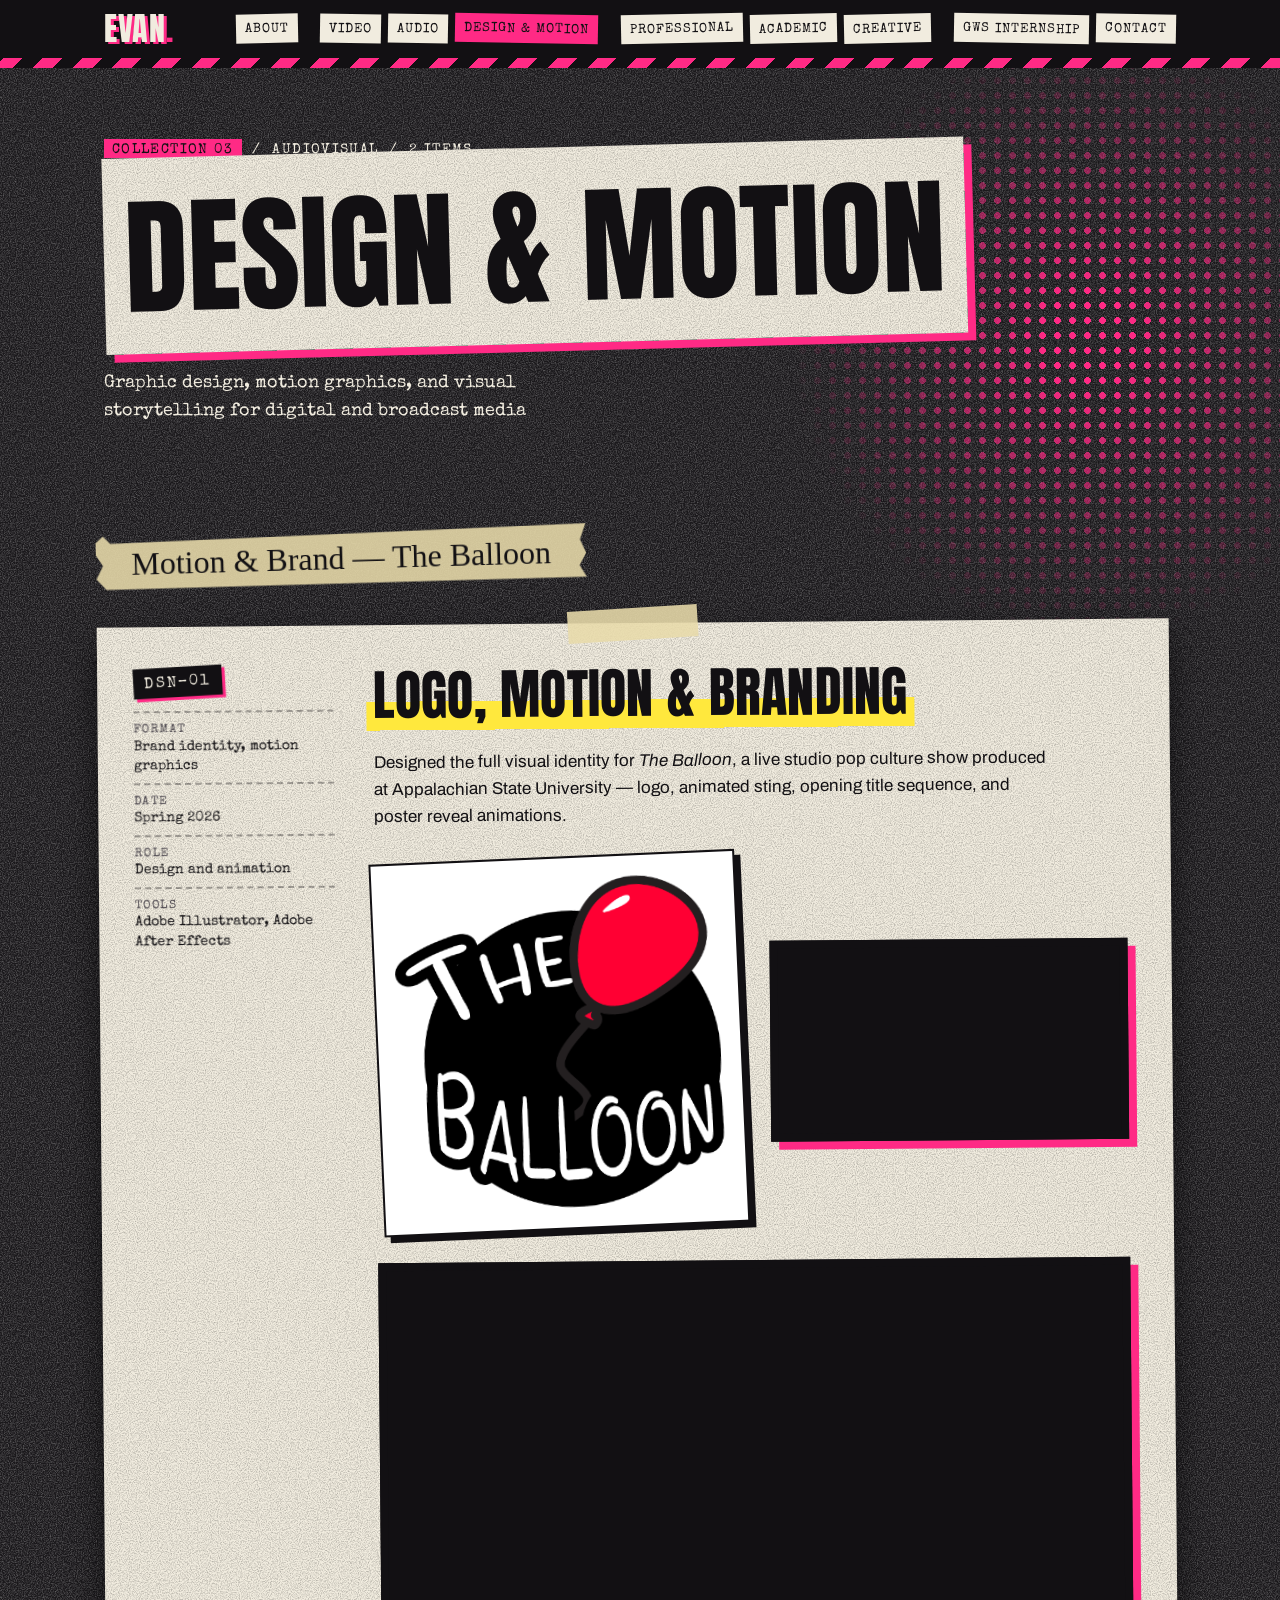
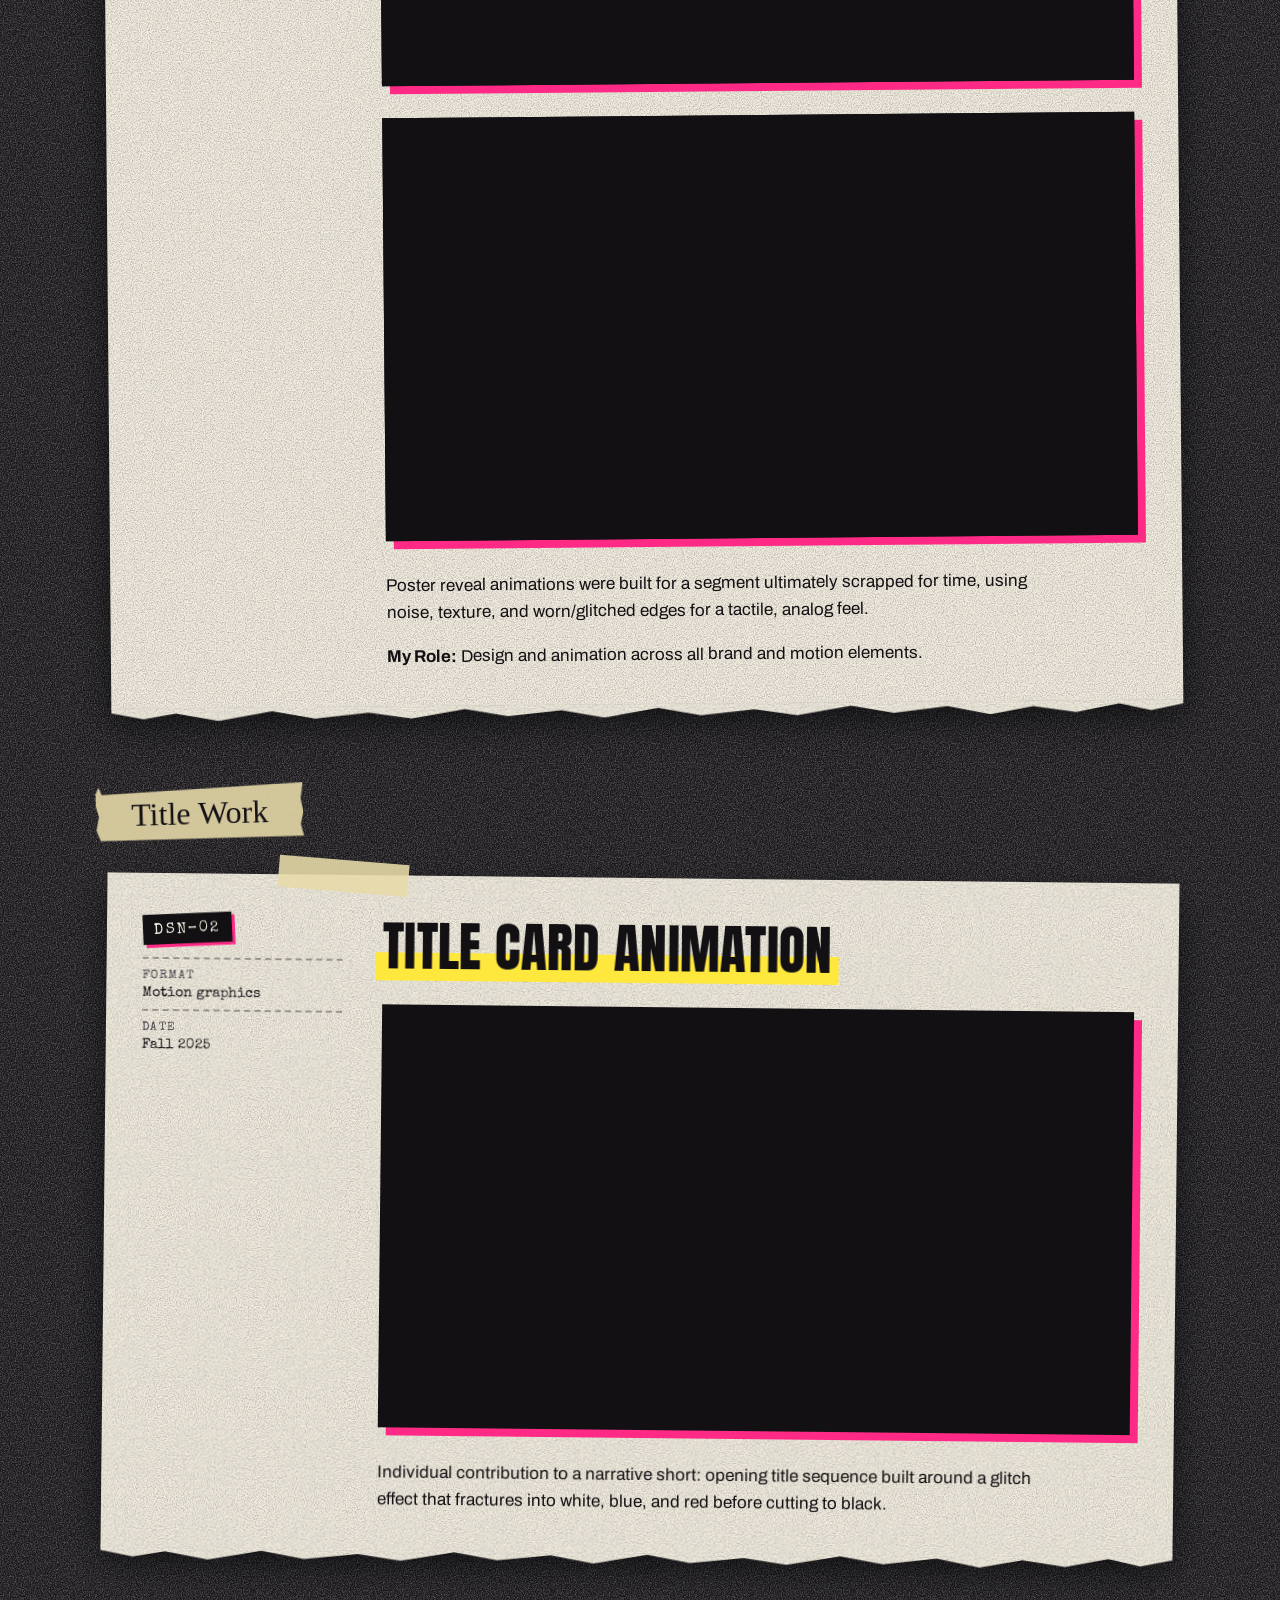
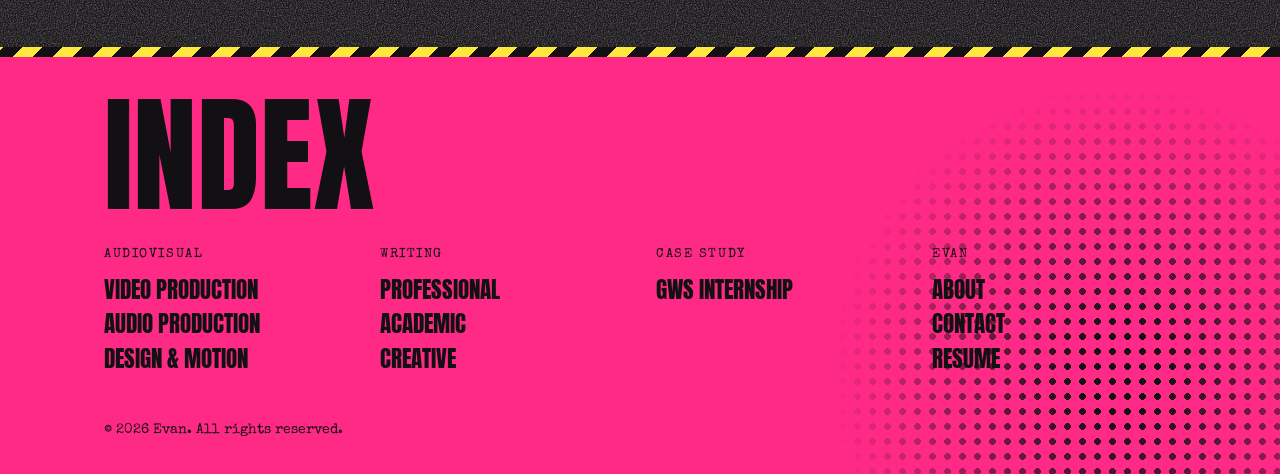
<file: design-motion.html>
<!DOCTYPE html>
<html lang="en">
<head>
    <meta charset="UTF-8">
    <meta name="viewport" content="width=device-width, initial-scale=1.0">
    <title>Design &amp; Motion - Evan</title>
    <link rel="preconnect" href="https://fonts.googleapis.com">
    <link rel="preconnect" href="https://fonts.gstatic.com" crossorigin>
    <link href="https://fonts.googleapis.com/css2?family=Anton&family=Permanent+Marker&family=Special+Elite&family=Archivo:wght@400;500;700&display=swap" rel="stylesheet">
    <link rel="stylesheet" href="style.css?v=2">
</head>
<body>
    <a class="skip" href="#main">Skip to content</a>

    <!-- NAVIGATION (same block on every page; no nav.html, no script) -->
    <header class="site-head">
        <div class="wrap">
            <a class="wordmark" href="index.html">Evan<span>.</span></a>
            <nav class="site-nav" aria-label="Main">
                <div class="group"><a href="index.html">About</a></div>
                <div class="group"><a href="film.html">Video</a><a href="audio-stories.html">Audio</a><a href="design-motion.html" aria-current="page">Design &amp; Motion</a></div>
                <div class="group"><a href="professional-writing.html">Professional</a><a href="academic-writing.html">Academic</a><a href="creative-writing.html">Creative</a></div>
                <div class="group"><a href="gws-internship.html">GWS Internship</a><a href="contact.html">Contact</a></div>
            </nav>
            <a class="index-link" href="#index">Index &darr;</a>
        </div>
    </header>

    <main id="main">
        <section class="page-head">
            <div class="wrap">
                <p class="kicker"><b>Collection 03</b> &nbsp;/&nbsp; Audiovisual &nbsp;/&nbsp; 2 items</p>
                <h1><span>Design &amp; Motion</span></h1>
                <p class="page-sub">Graphic design, motion graphics, and visual storytelling for digital and broadcast media</p>
            </div>
        </section>
        <div class="wrap">

            <div class="section-head"><h2>Motion &amp; Brand &mdash; The Balloon</h2></div>

            <article class="entry">
                <div class="entry-label">
                    <span class="acc">DSN&ndash;01</span>
                    <dl>
                        <div><dt>Format</dt><dd>Brand identity, motion graphics</dd></div>
                        <div><dt>Date</dt><dd>Spring 2026</dd></div>
                        <div><dt>Role</dt><dd>Design and animation</dd></div>
                        <div><dt>Tools</dt><dd>Adobe Illustrator, Adobe After Effects</dd></div>
                    </dl>
                </div>
                <div class="entry-body">
                    <h3 class="entry-title">Logo, Motion &amp; Branding</h3>
                    <p>Designed the full visual identity for <em>The Balloon</em>, a live studio pop culture show produced at Appalachian State University &mdash; logo, animated sting, opening title sequence, and poster reveal animations.</p>
                    <div class="pair">
                        <div class="on-white"><img src="balloonlogo.png" alt="The Balloon Production Team Logo"></div>
                        <div class="video"><iframe src="https://player.vimeo.com/video/1194903831?h=a4b53c4e60" title="The Balloon Logo Sting" allow="autoplay; fullscreen; picture-in-picture" allowfullscreen loading="lazy"></iframe></div>
                    </div>
                    <div class="video"><iframe src="https://player.vimeo.com/video/1194894968" title="The Balloon Opening Animation" allow="autoplay; fullscreen; picture-in-picture" allowfullscreen loading="lazy"></iframe></div>
                    <div class="video"><iframe src="https://player.vimeo.com/video/1194855442" title="The Balloon Poster Animations" allow="autoplay; fullscreen; picture-in-picture" allowfullscreen loading="lazy"></iframe></div>
                    <p>Poster reveal animations were built for a segment ultimately scrapped for time, using noise, texture, and worn/glitched edges for a tactile, analog feel.</p>
                    <p><strong>My Role:</strong> Design and animation across all brand and motion elements.</p>
                </div>
            </article>

            <div class="section-head"><h2>Title Work</h2></div>

            <article class="entry">
                <div class="entry-label">
                    <span class="acc">DSN&ndash;02</span>
                    <dl>
                        <div><dt>Format</dt><dd>Motion graphics</dd></div>
                        <div><dt>Date</dt><dd>Fall 2025</dd></div>
                    </dl>
                </div>
                <div class="entry-body">
                    <h3 class="entry-title">Title Card Animation</h3>
                    <div class="video"><iframe src="https://www.youtube.com/embed/9IxoGQy_jKQ" title="Title Card Animation" allow="accelerometer; autoplay; clipboard-write; encrypted-media; gyroscope; picture-in-picture; web-share" referrerpolicy="strict-origin-when-cross-origin" allowfullscreen loading="lazy"></iframe></div>
                    <p>Individual contribution to a narrative short: opening title sequence built around a glitch effect that fractures into white, blue, and red before cutting to black.</p>
                </div>
            </article>

        </div>
    </main>

    <!-- FOOTER: the full index lives here on every page -->
    <footer class="site-foot" id="index">
        <div class="wrap">
            <h2>Index</h2>
            <div class="foot-index">
                <div>
                    <h3>Audiovisual</h3>
                    <ul>
                        <li><a href="film.html">Video Production</a></li>
                        <li><a href="audio-stories.html">Audio Production</a></li>
                        <li><a href="design-motion.html">Design &amp; Motion</a></li>
                    </ul>
                </div>
                <div>
                    <h3>Writing</h3>
                    <ul>
                        <li><a href="professional-writing.html">Professional</a></li>
                        <li><a href="academic-writing.html">Academic</a></li>
                        <li><a href="creative-writing.html">Creative</a></li>
                    </ul>
                </div>
                <div>
                    <h3>Case study</h3>
                    <ul>
                        <li><a href="gws-internship.html">GWS Internship</a></li>
                    </ul>
                </div>
                <div>
                    <h3>Evan</h3>
                    <ul>
                        <li><a href="index.html">About</a></li>
                        <li><a href="contact.html">Contact</a></li>
                        <li><a href="AtkinsEvanResumeFall26.pdf" target="_blank">Resume</a></li>
                    </ul>
                </div>
            </div>
            <p class="legal">&copy; 2026 Evan. All rights reserved.</p>
        </div>
    </footer>

</body>
</html>
</file>
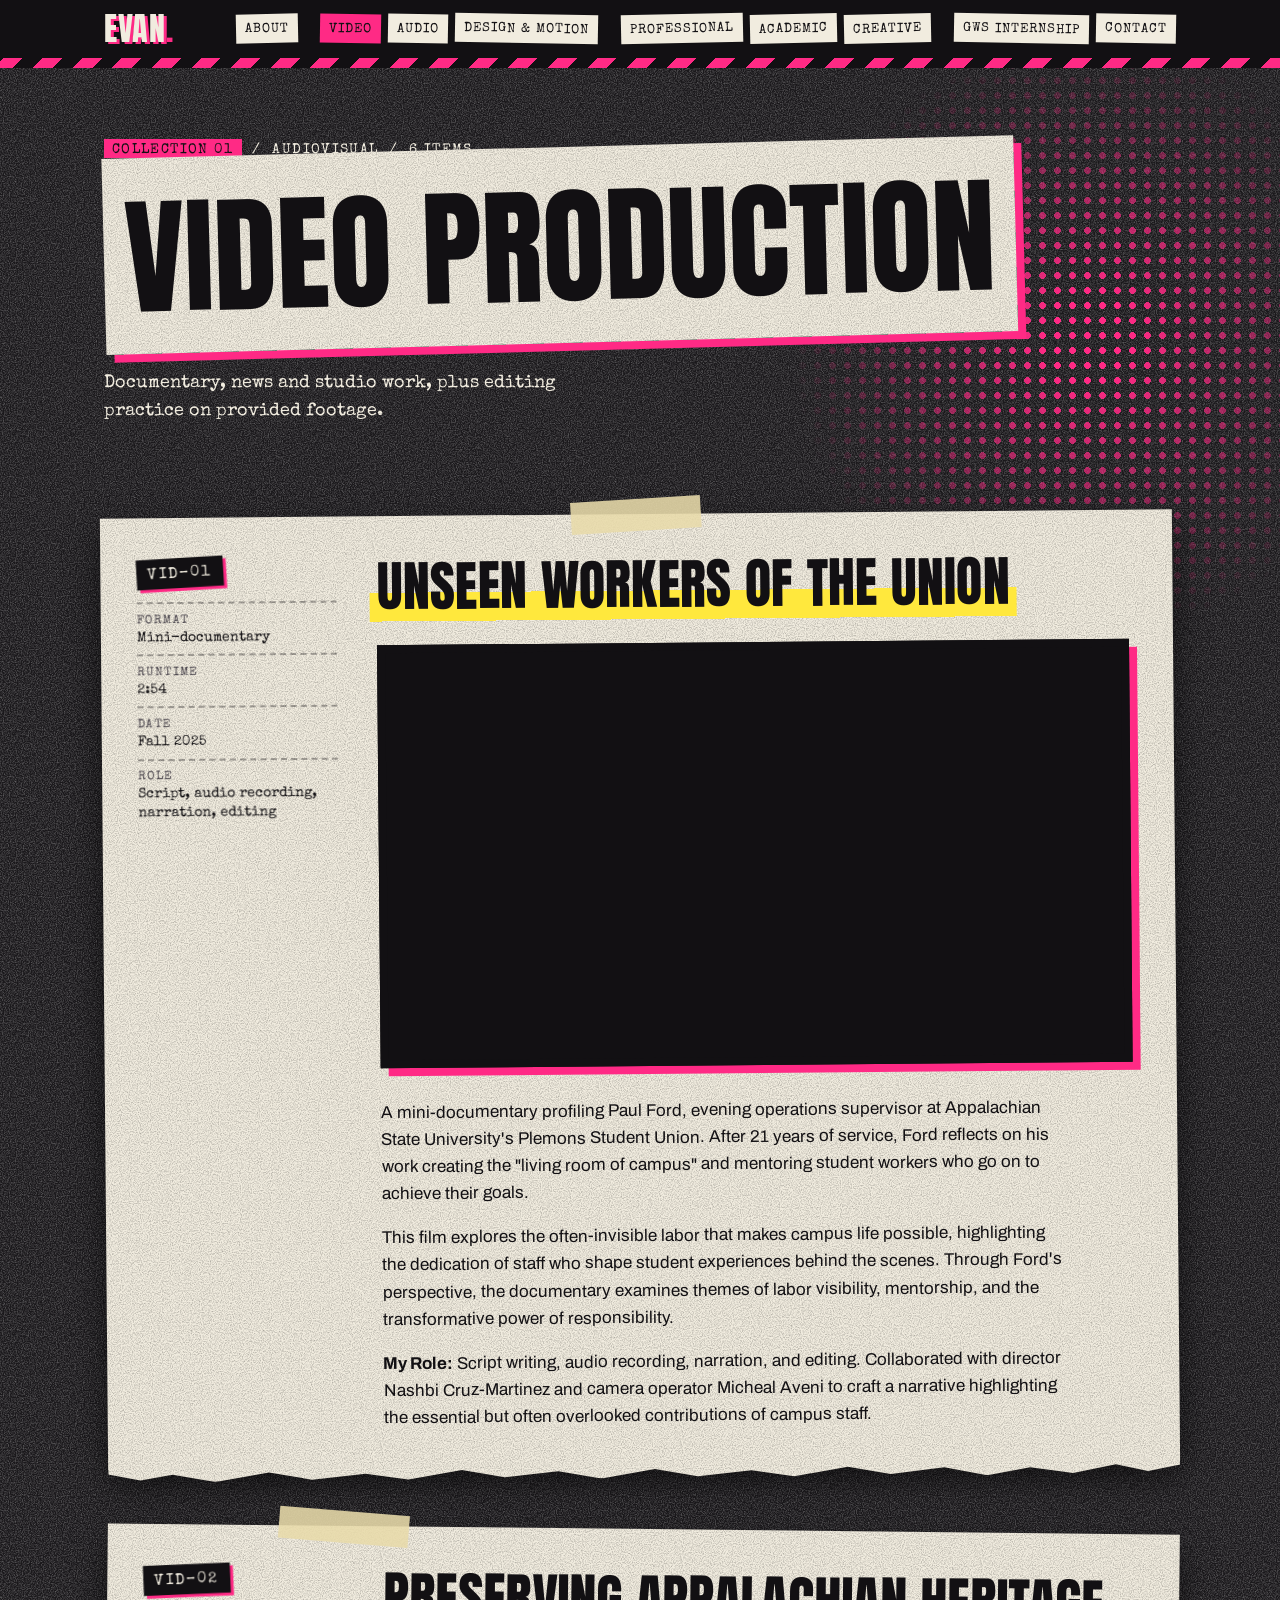
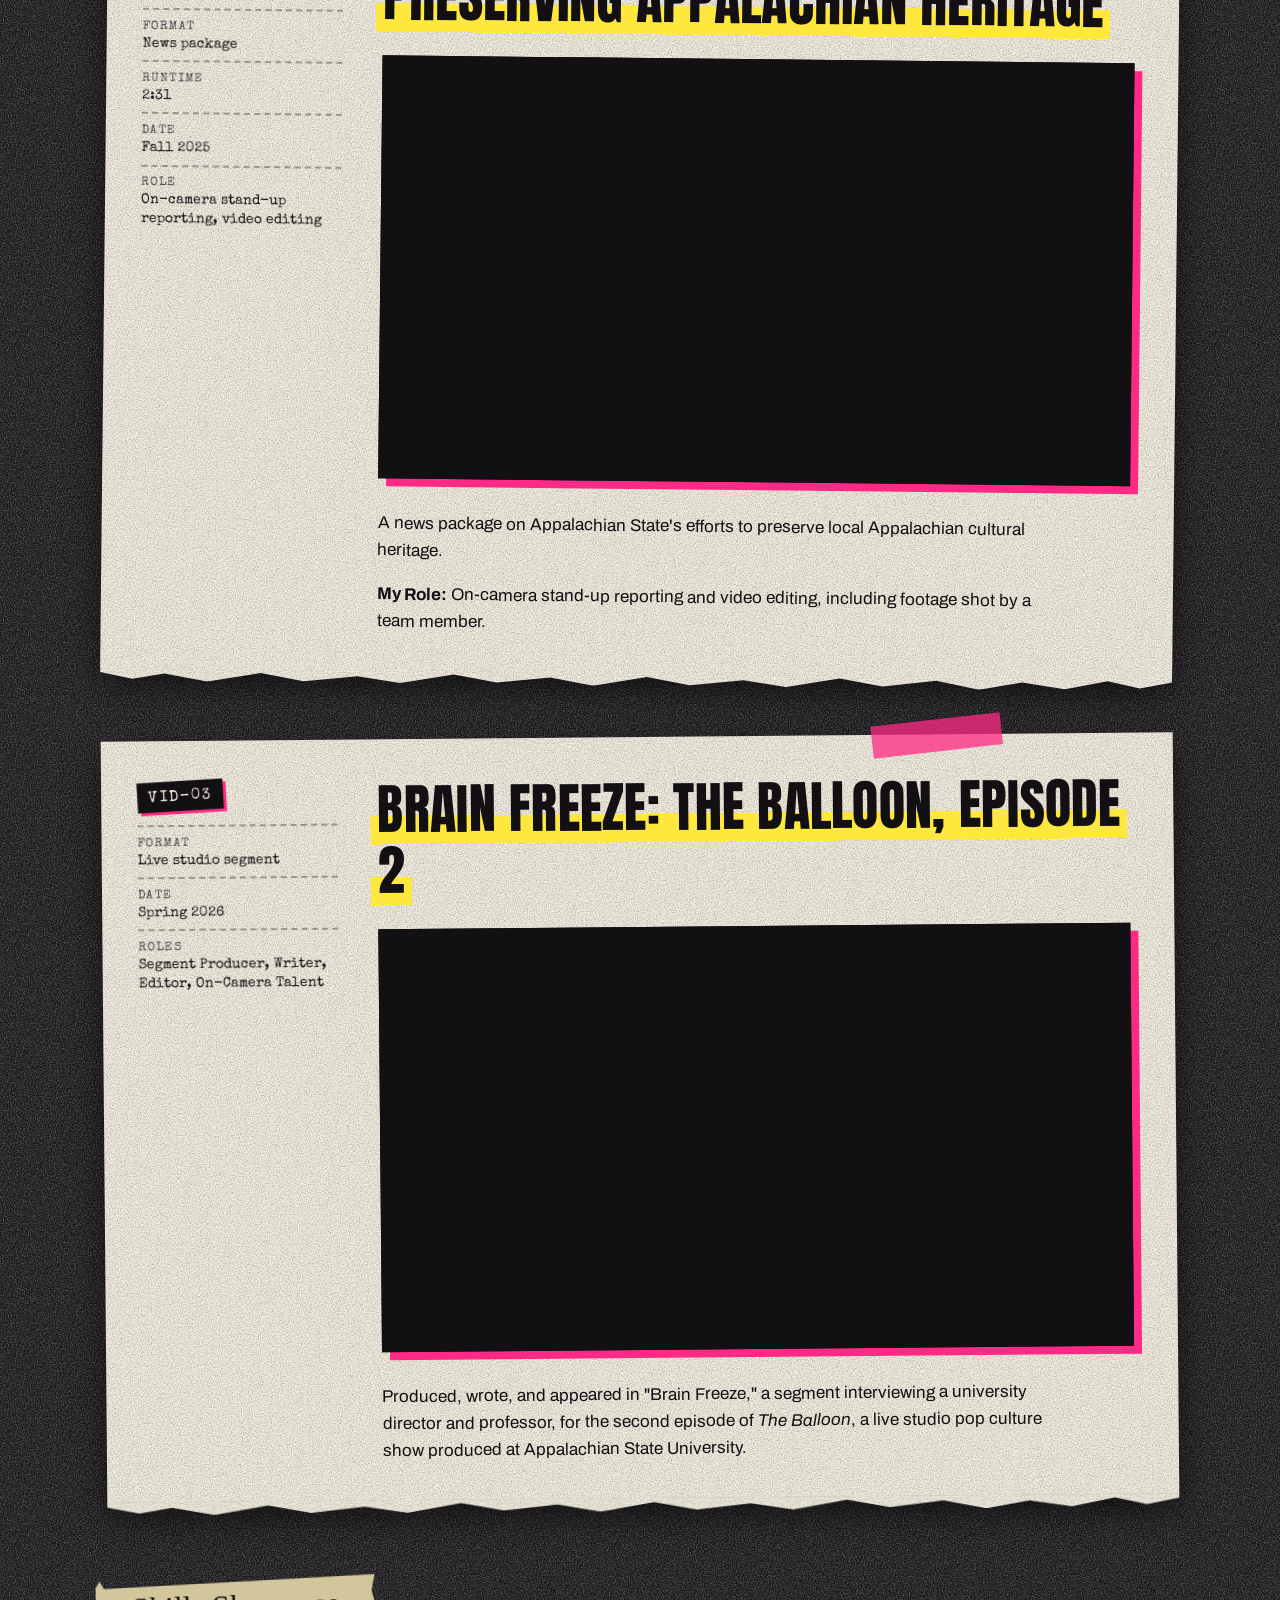
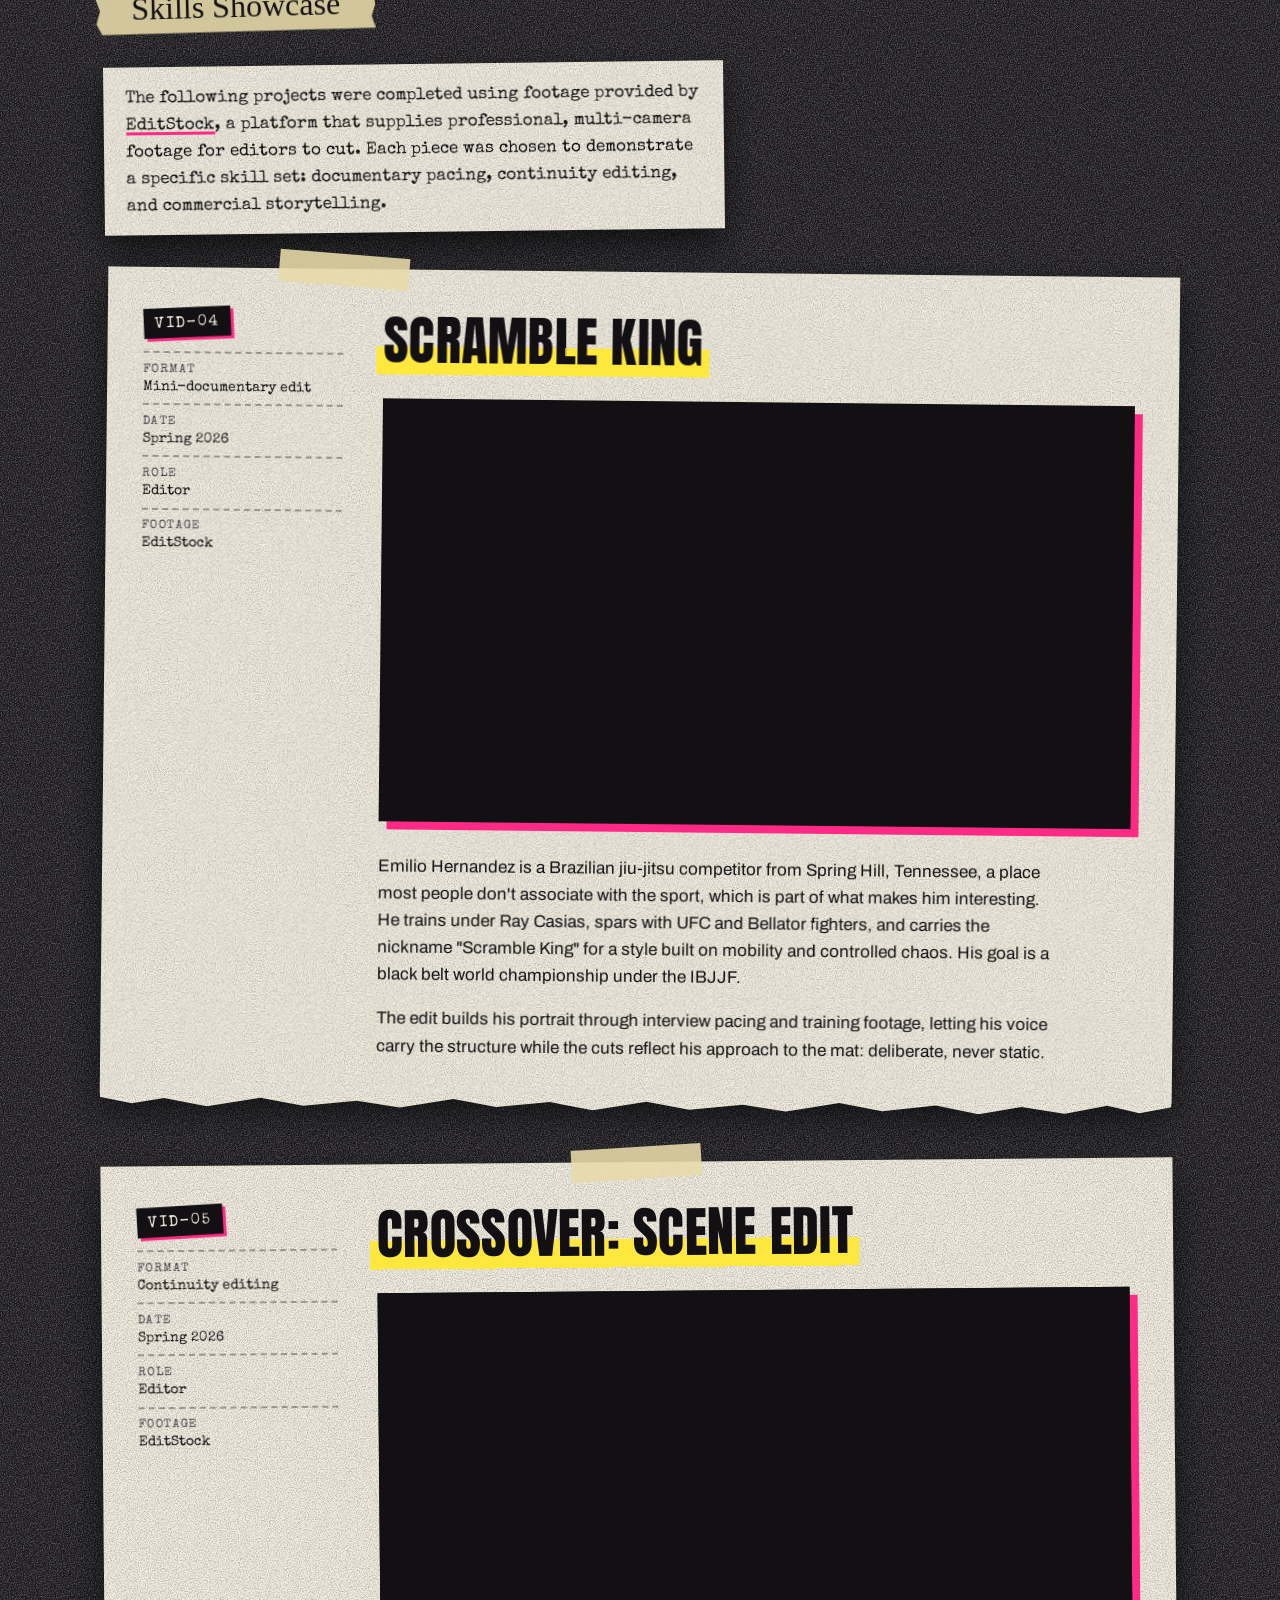
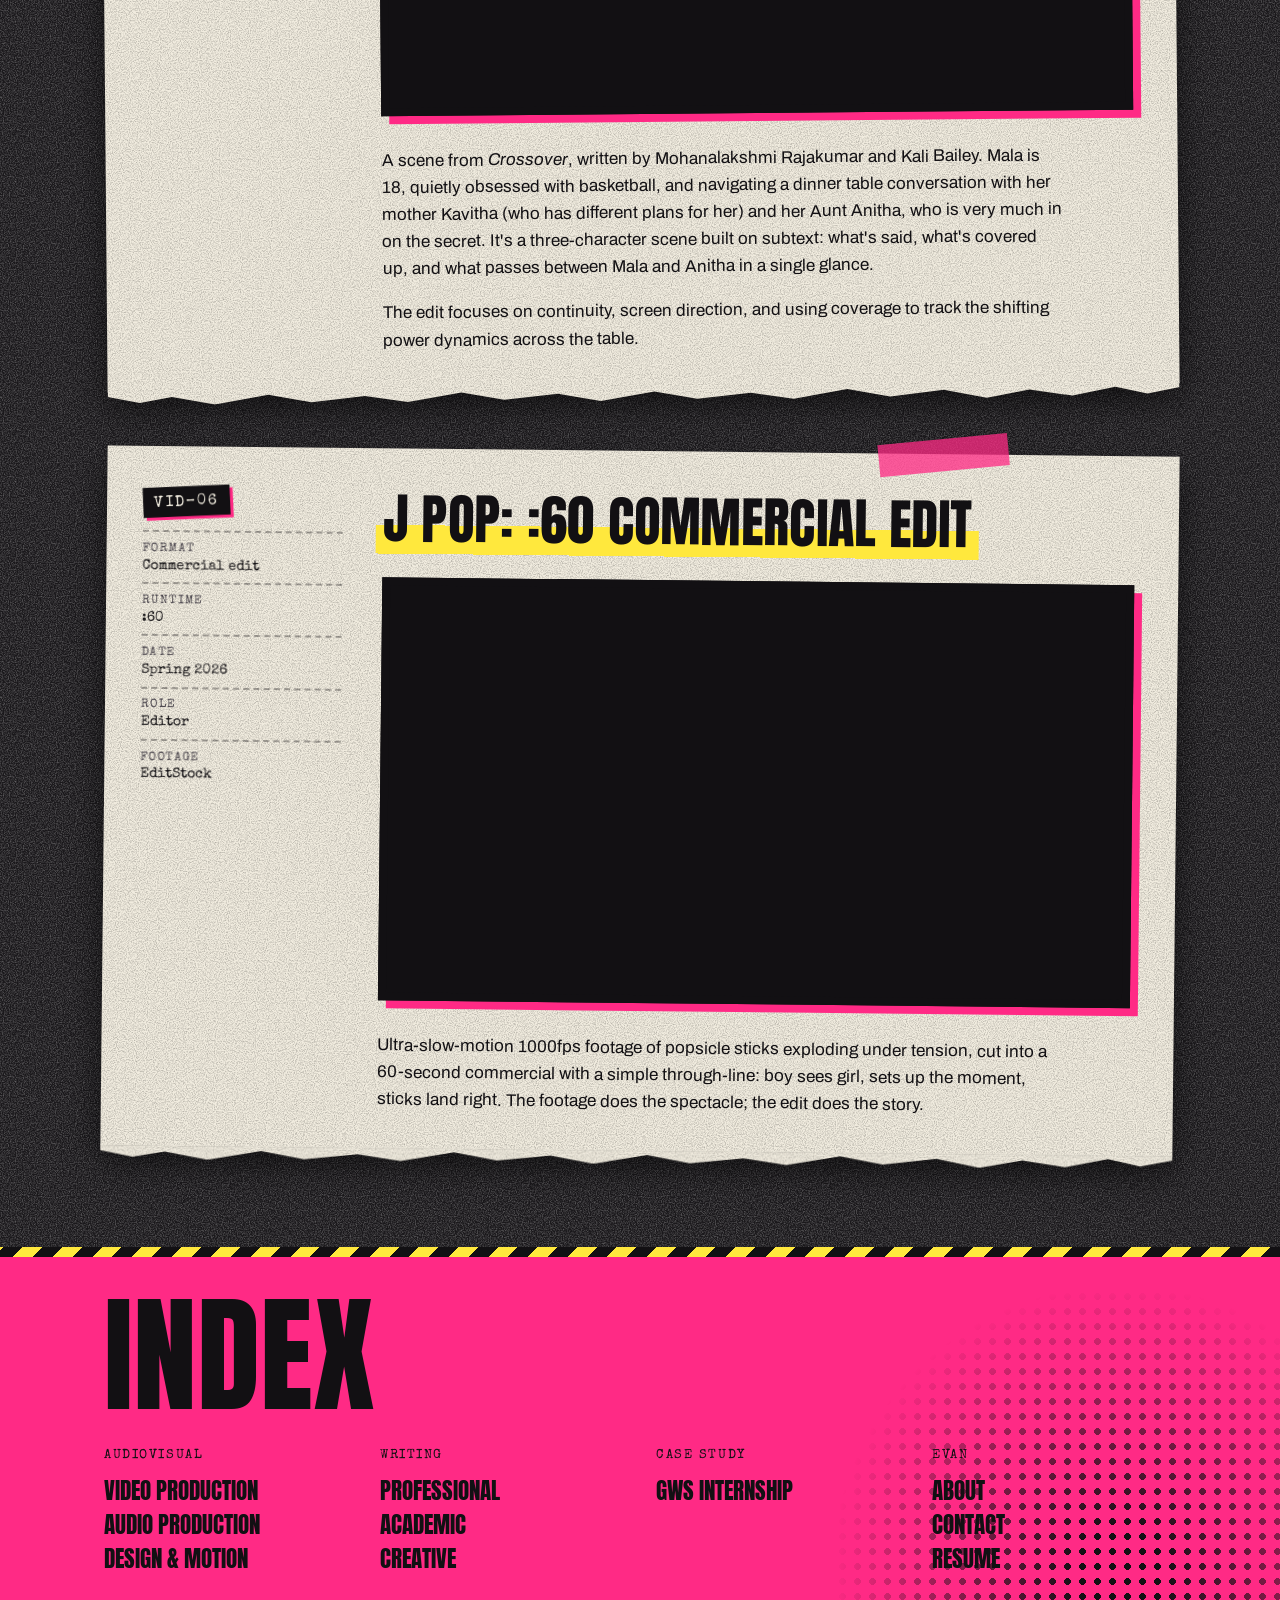
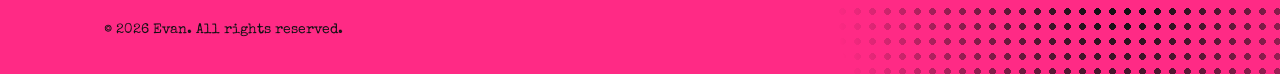
<file: film.html>
<!DOCTYPE html>
<html lang="en">
<head>
    <meta charset="UTF-8">
    <meta name="viewport" content="width=device-width, initial-scale=1.0">
    <title>Video Production - Evan</title>
    <link rel="preconnect" href="https://fonts.googleapis.com">
    <link rel="preconnect" href="https://fonts.gstatic.com" crossorigin>
    <link href="https://fonts.googleapis.com/css2?family=Anton&family=Permanent+Marker&family=Special+Elite&family=Archivo:wght@400;500;700&display=swap" rel="stylesheet">
    <link rel="stylesheet" href="style.css?v=2">
</head>
<body>
    <a class="skip" href="#main">Skip to content</a>

    <!-- NAVIGATION (same block on every page; no nav.html, no script) -->
    <header class="site-head">
        <div class="wrap">
            <a class="wordmark" href="index.html">Evan<span>.</span></a>
            <nav class="site-nav" aria-label="Main">
                <div class="group"><a href="index.html">About</a></div>
                <div class="group"><a href="film.html" aria-current="page">Video</a><a href="audio-stories.html">Audio</a><a href="design-motion.html">Design &amp; Motion</a></div>
                <div class="group"><a href="professional-writing.html">Professional</a><a href="academic-writing.html">Academic</a><a href="creative-writing.html">Creative</a></div>
                <div class="group"><a href="gws-internship.html">GWS Internship</a><a href="contact.html">Contact</a></div>
            </nav>
            <a class="index-link" href="#index">Index &darr;</a>
        </div>
    </header>

    <main id="main">
        <section class="page-head">
            <div class="wrap">
                <p class="kicker"><b>Collection 01</b> &nbsp;/&nbsp; Audiovisual &nbsp;/&nbsp; 6 items</p>
                <h1><span>Video Production</span></h1>
                <p class="page-sub">Documentary, news and studio work, plus editing practice on provided footage.</p>
            </div>
        </section>
        <div class="wrap">

            <article class="entry">
                <div class="entry-label">
                    <span class="acc">VID&ndash;01</span>
                    <dl>
                        <div><dt>Format</dt><dd>Mini-documentary</dd></div>
                        <div><dt>Runtime</dt><dd>2:54</dd></div>
                        <div><dt>Date</dt><dd>Fall 2025</dd></div>
                        <div><dt>Role</dt><dd>Script, audio recording, narration, editing</dd></div>
                    </dl>
                </div>
                <div class="entry-body">
                    <h2 class="entry-title">Unseen Workers of the Union</h2>
                    <div class="video"><iframe src="https://www.youtube.com/embed/PLuIoHjHC7A" title="Unseen Workers of the Union" allow="accelerometer; autoplay; clipboard-write; encrypted-media; gyroscope; picture-in-picture; web-share" referrerpolicy="strict-origin-when-cross-origin" allowfullscreen loading="lazy"></iframe></div>
                    <p>A mini-documentary profiling Paul Ford, evening operations supervisor at Appalachian State University's Plemons Student Union. After 21 years of service, Ford reflects on his work creating the "living room of campus" and mentoring student workers who go on to achieve their goals.</p>
                    <p>This film explores the often-invisible labor that makes campus life possible, highlighting the dedication of staff who shape student experiences behind the scenes. Through Ford's perspective, the documentary examines themes of labor visibility, mentorship, and the transformative power of responsibility.</p>
                    <p><strong>My Role:</strong> Script writing, audio recording, narration, and editing. Collaborated with director Nashbi Cruz-Martinez and camera operator Micheal Aveni to craft a narrative highlighting the essential but often overlooked contributions of campus staff.</p>
                </div>
            </article>

            <article class="entry">
                <div class="entry-label">
                    <span class="acc">VID&ndash;02</span>
                    <dl>
                        <div><dt>Format</dt><dd>News package</dd></div>
                        <div><dt>Runtime</dt><dd>2:31</dd></div>
                        <div><dt>Date</dt><dd>Fall 2025</dd></div>
                        <div><dt>Role</dt><dd>On-camera stand-up reporting, video editing</dd></div>
                    </dl>
                </div>
                <div class="entry-body">
                    <h2 class="entry-title">Preserving Appalachian Heritage</h2>
                    <div class="video"><iframe src="https://www.youtube.com/embed/2uxmfyeSzVM" title="Preserving Appalachian Heritage news package" allow="accelerometer; autoplay; clipboard-write; encrypted-media; gyroscope; picture-in-picture; web-share" referrerpolicy="strict-origin-when-cross-origin" allowfullscreen loading="lazy"></iframe></div>
                    <p>A news package on Appalachian State's efforts to preserve local Appalachian cultural heritage.</p>
                    <p><strong>My Role:</strong> On-camera stand-up reporting and video editing, including footage shot by a team member.</p>
                </div>
            </article>

            <article class="entry">
                <div class="entry-label">
                    <span class="acc">VID&ndash;03</span>
                    <dl>
                        <div><dt>Format</dt><dd>Live studio segment</dd></div>
                        <div><dt>Date</dt><dd>Spring 2026</dd></div>
                        <div><dt>Roles</dt><dd>Segment Producer, Writer, Editor, On-Camera Talent</dd></div>
                    </dl>
                </div>
                <div class="entry-body">
                    <h2 class="entry-title">Brain Freeze: The Balloon, Episode 2</h2>
                    <div class="video"><iframe src="https://www.youtube.com/embed/ax2P-Bs5jdY" title="The Balloon, Episode 2" allow="accelerometer; autoplay; clipboard-write; encrypted-media; gyroscope; picture-in-picture; web-share" referrerpolicy="strict-origin-when-cross-origin" allowfullscreen loading="lazy"></iframe></div>
                    <p>Produced, wrote, and appeared in "Brain Freeze," a segment interviewing a university director and professor, for the second episode of <em>The Balloon</em>, a live studio pop culture show produced at Appalachian State University.</p>
                </div>
            </article>

            <div class="section-head"><h2>Skills Showcase</h2></div>
            <p class="note">The following projects were completed using footage provided by <a href="https://editstock.com/" target="_blank">EditStock</a>, a platform that supplies professional, multi-camera footage for editors to cut. Each piece was chosen to demonstrate a specific skill set: documentary pacing, continuity editing, and commercial storytelling.</p>

            <article class="entry">
                <div class="entry-label">
                    <span class="acc">VID&ndash;04</span>
                    <dl>
                        <div><dt>Format</dt><dd>Mini-documentary edit</dd></div>
                        <div><dt>Date</dt><dd>Spring 2026</dd></div>
                        <div><dt>Role</dt><dd>Editor</dd></div>
                        <div><dt>Footage</dt><dd>EditStock</dd></div>
                    </dl>
                </div>
                <div class="entry-body">
                    <h3 class="entry-title">Scramble King</h3>
                    <div class="video"><iframe src="https://www.youtube.com/embed/kc2UCpjTmko" title="Scramble King" allow="accelerometer; autoplay; clipboard-write; encrypted-media; gyroscope; picture-in-picture; web-share" referrerpolicy="strict-origin-when-cross-origin" allowfullscreen loading="lazy"></iframe></div>
                    <p>Emilio Hernandez is a Brazilian jiu-jitsu competitor from Spring Hill, Tennessee, a place most people don't associate with the sport, which is part of what makes him interesting. He trains under Ray Casias, spars with UFC and Bellator fighters, and carries the nickname "Scramble King" for a style built on mobility and controlled chaos. His goal is a black belt world championship under the IBJJF.</p>
                    <p>The edit builds his portrait through interview pacing and training footage, letting his voice carry the structure while the cuts reflect his approach to the mat: deliberate, never static.</p>
                </div>
            </article>

            <article class="entry">
                <div class="entry-label">
                    <span class="acc">VID&ndash;05</span>
                    <dl>
                        <div><dt>Format</dt><dd>Continuity editing</dd></div>
                        <div><dt>Date</dt><dd>Spring 2026</dd></div>
                        <div><dt>Role</dt><dd>Editor</dd></div>
                        <div><dt>Footage</dt><dd>EditStock</dd></div>
                    </dl>
                </div>
                <div class="entry-body">
                    <h3 class="entry-title">Crossover: Scene Edit</h3>
                    <div class="video"><iframe src="https://www.youtube.com/embed/Hk8jGwWrE7A" title="Crossover scene edit" allow="accelerometer; autoplay; clipboard-write; encrypted-media; gyroscope; picture-in-picture; web-share" referrerpolicy="strict-origin-when-cross-origin" allowfullscreen loading="lazy"></iframe></div>
                    <p>A scene from <em>Crossover</em>, written by Mohanalakshmi Rajakumar and Kali Bailey. Mala is 18, quietly obsessed with basketball, and navigating a dinner table conversation with her mother Kavitha (who has different plans for her) and her Aunt Anitha, who is very much in on the secret. It's a three-character scene built on subtext: what's said, what's covered up, and what passes between Mala and Anitha in a single glance.</p>
                    <p>The edit focuses on continuity, screen direction, and using coverage to track the shifting power dynamics across the table.</p>
                </div>
            </article>

            <article class="entry">
                <div class="entry-label">
                    <span class="acc">VID&ndash;06</span>
                    <dl>
                        <div><dt>Format</dt><dd>Commercial edit</dd></div>
                        <div><dt>Runtime</dt><dd>:60</dd></div>
                        <div><dt>Date</dt><dd>Spring 2026</dd></div>
                        <div><dt>Role</dt><dd>Editor</dd></div>
                        <div><dt>Footage</dt><dd>EditStock</dd></div>
                    </dl>
                </div>
                <div class="entry-body">
                    <h3 class="entry-title">J Pop: :60 Commercial Edit</h3>
                    <div class="video"><iframe src="https://www.youtube.com/embed/9pzSDtoz0rg" title="J Pop commercial edit" allow="accelerometer; autoplay; clipboard-write; encrypted-media; gyroscope; picture-in-picture; web-share" referrerpolicy="strict-origin-when-cross-origin" allowfullscreen loading="lazy"></iframe></div>
                    <p>Ultra-slow-motion 1000fps footage of popsicle sticks exploding under tension, cut into a 60-second commercial with a simple through-line: boy sees girl, sets up the moment, sticks land right. The footage does the spectacle; the edit does the story.</p>
                </div>
            </article>

        </div>
    </main>

    <!-- FOOTER: the full index lives here on every page -->
    <footer class="site-foot" id="index">
        <div class="wrap">
            <h2>Index</h2>
            <div class="foot-index">
                <div>
                    <h3>Audiovisual</h3>
                    <ul>
                        <li><a href="film.html">Video Production</a></li>
                        <li><a href="audio-stories.html">Audio Production</a></li>
                        <li><a href="design-motion.html">Design &amp; Motion</a></li>
                    </ul>
                </div>
                <div>
                    <h3>Writing</h3>
                    <ul>
                        <li><a href="professional-writing.html">Professional</a></li>
                        <li><a href="academic-writing.html">Academic</a></li>
                        <li><a href="creative-writing.html">Creative</a></li>
                    </ul>
                </div>
                <div>
                    <h3>Case study</h3>
                    <ul>
                        <li><a href="gws-internship.html">GWS Internship</a></li>
                    </ul>
                </div>
                <div>
                    <h3>Evan</h3>
                    <ul>
                        <li><a href="index.html">About</a></li>
                        <li><a href="contact.html">Contact</a></li>
                        <li><a href="AtkinsEvanResumeFall26.pdf" target="_blank">Resume</a></li>
                    </ul>
                </div>
            </div>
            <p class="legal">&copy; 2026 Evan. All rights reserved.</p>
        </div>
    </footer>

</body>
</html>
</file>
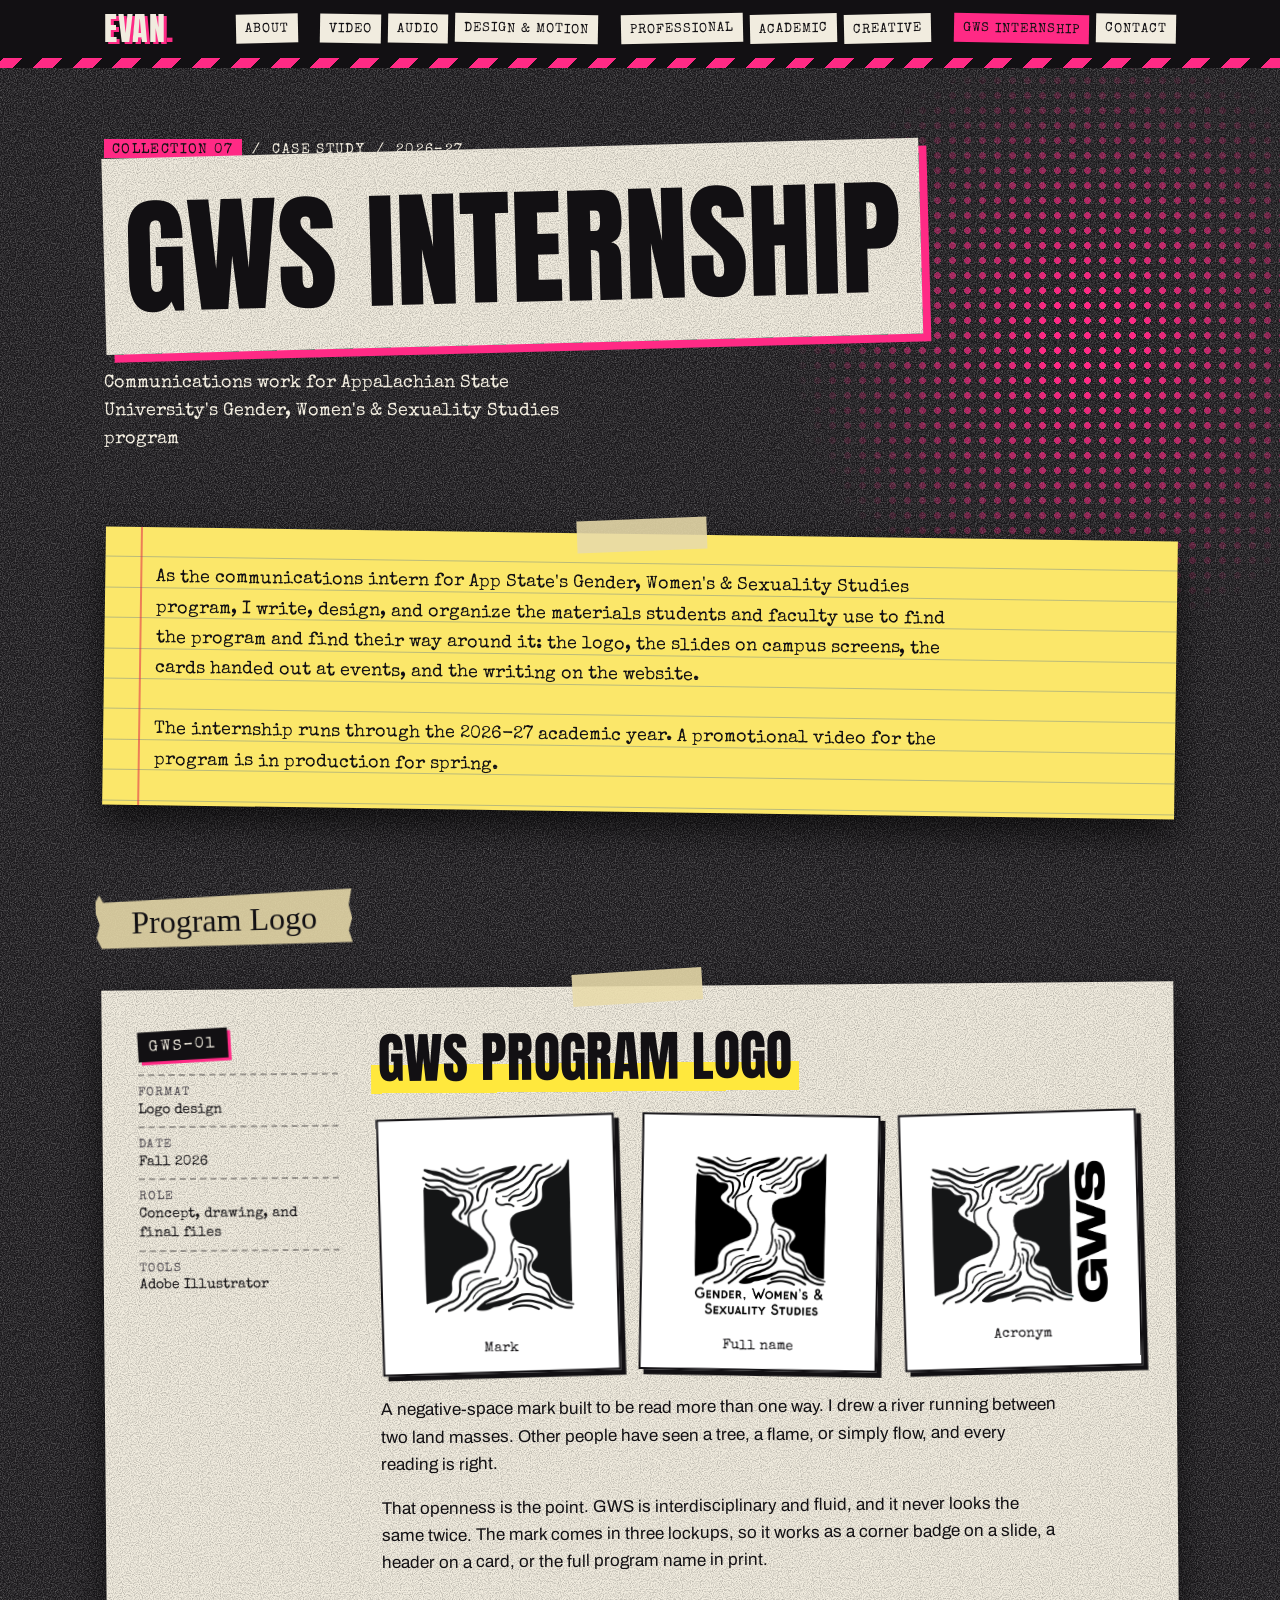
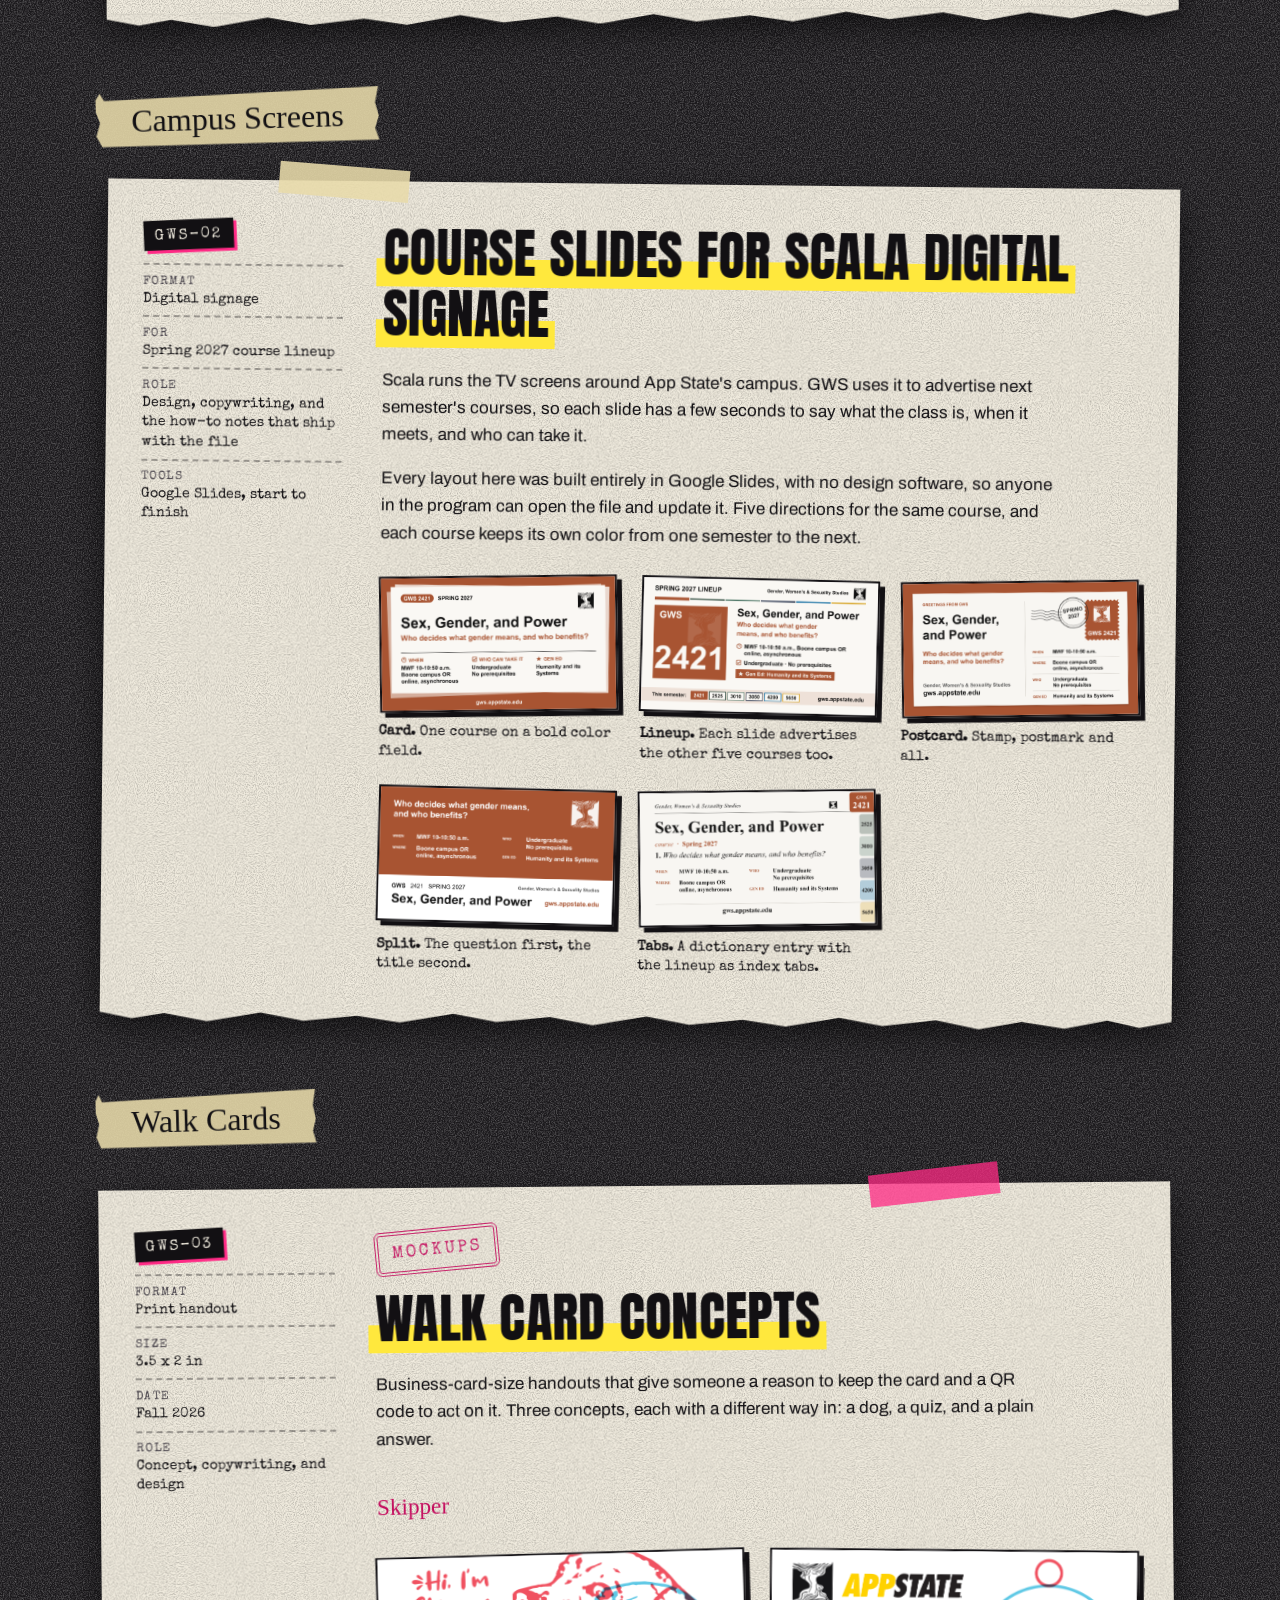
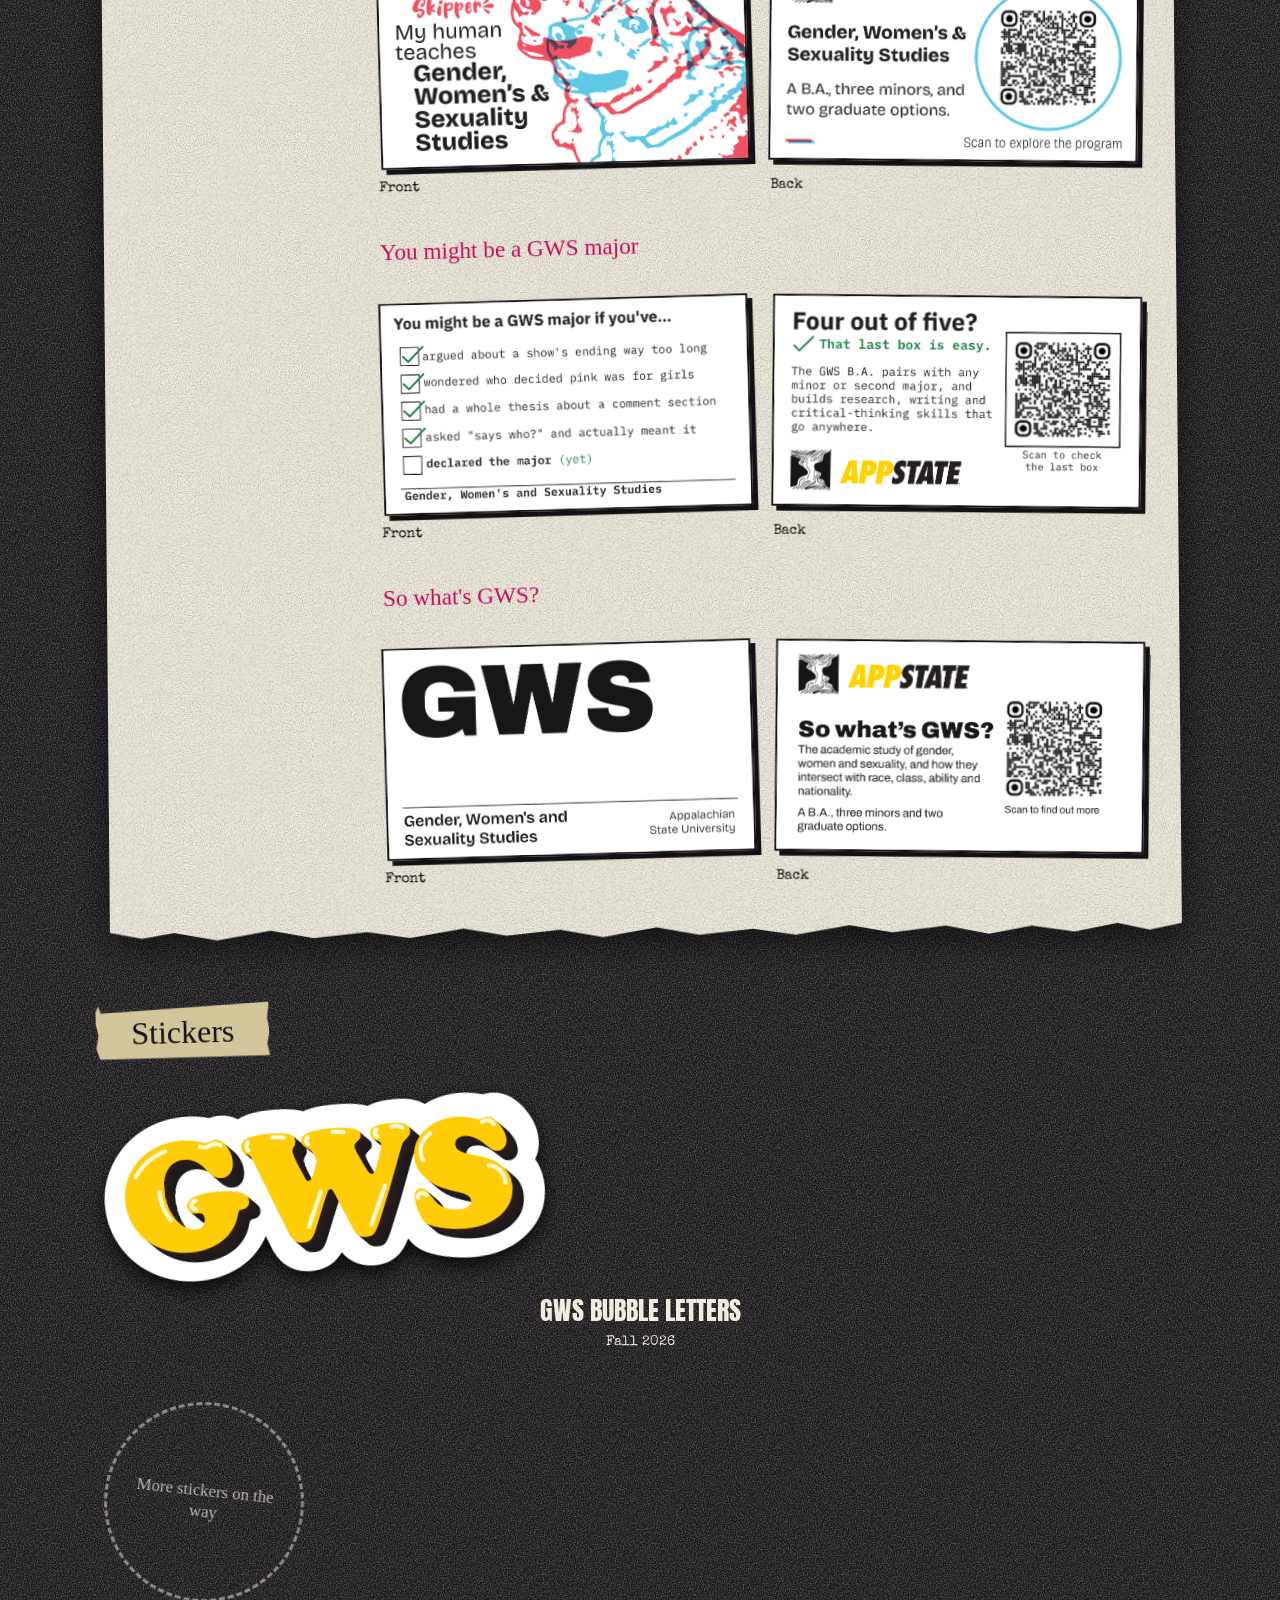
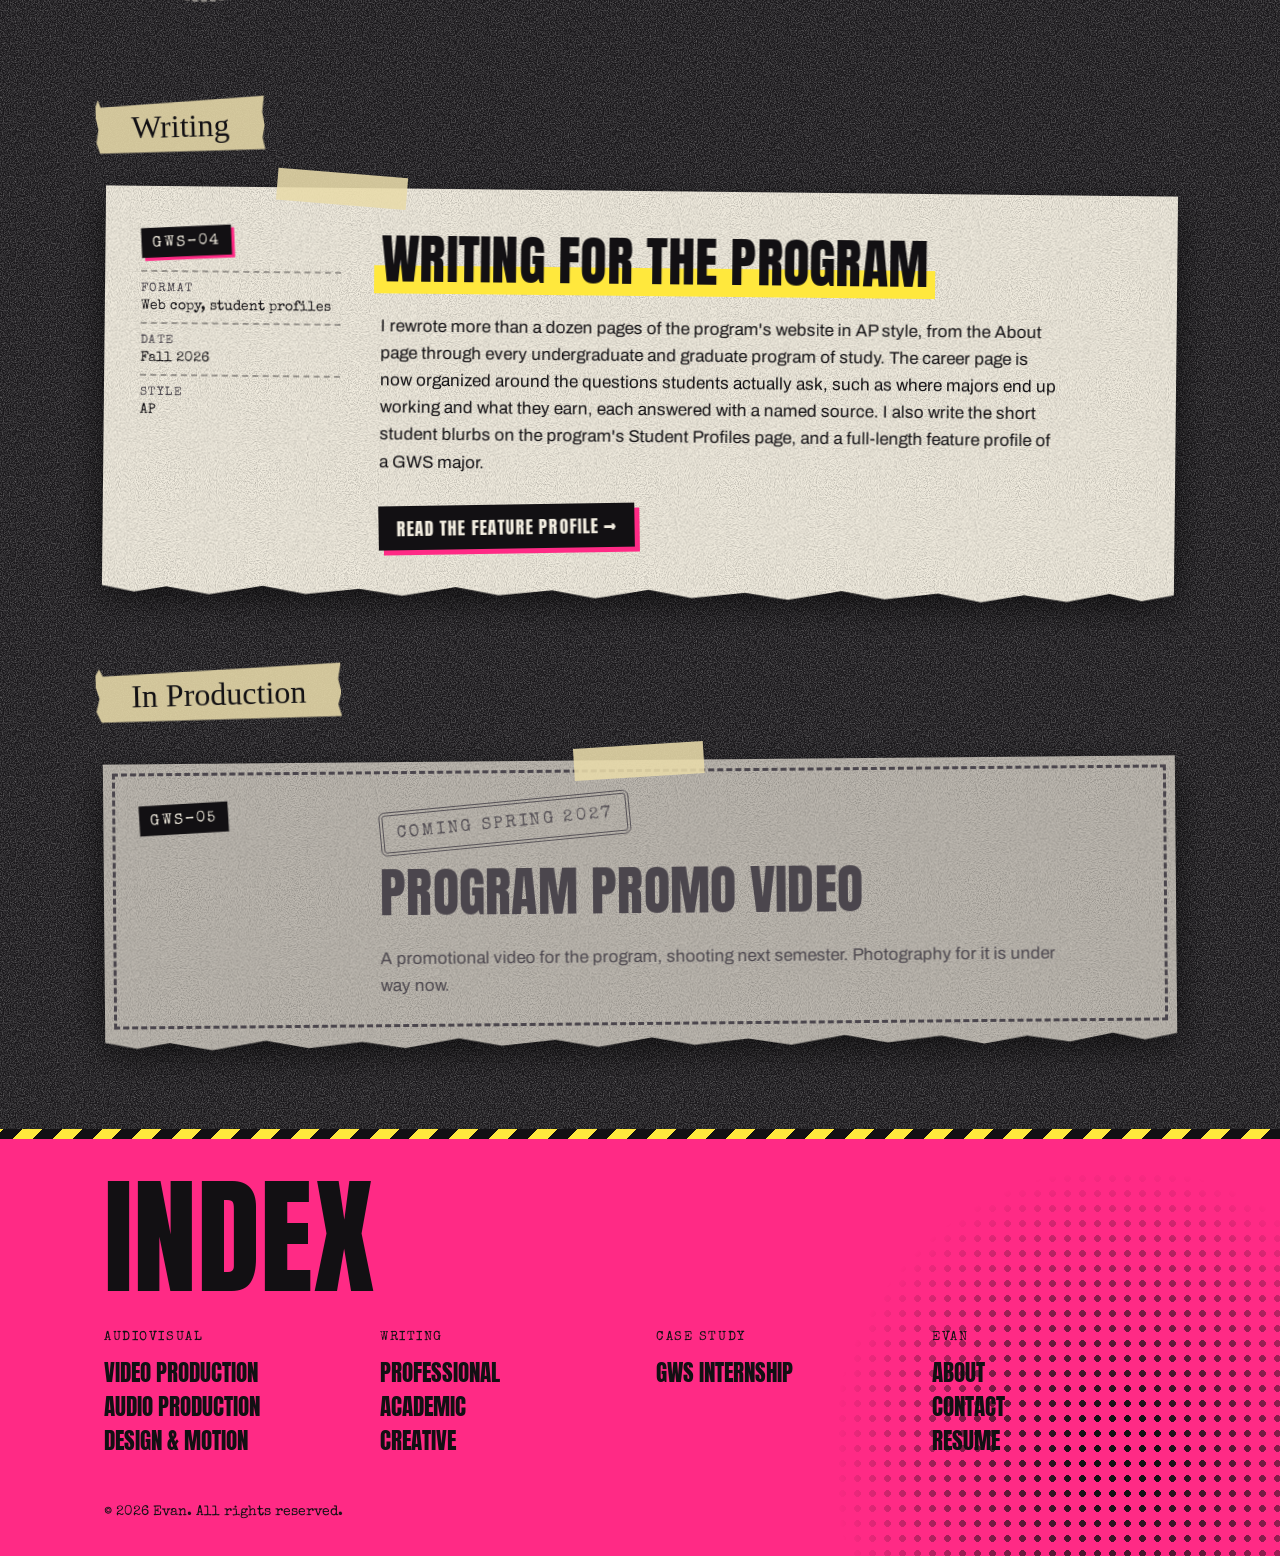
<file: gws-internship.html>
<!DOCTYPE html>
<html lang="en">
<head>
    <meta charset="UTF-8">
    <meta name="viewport" content="width=device-width, initial-scale=1.0">
    <title>GWS Communications Internship - Evan</title>
    <link rel="preconnect" href="https://fonts.googleapis.com">
    <link rel="preconnect" href="https://fonts.gstatic.com" crossorigin>
    <link href="https://fonts.googleapis.com/css2?family=Anton&family=Permanent+Marker&family=Special+Elite&family=Archivo:wght@400;500;700&display=swap" rel="stylesheet">
    <link rel="stylesheet" href="style.css?v=2">
</head>
<body>
    <a class="skip" href="#main">Skip to content</a>

    <!-- NAVIGATION (same block on every page; no nav.html, no script) -->
    <header class="site-head">
        <div class="wrap">
            <a class="wordmark" href="index.html">Evan<span>.</span></a>
            <nav class="site-nav" aria-label="Main">
                <div class="group"><a href="index.html">About</a></div>
                <div class="group"><a href="film.html">Video</a><a href="audio-stories.html">Audio</a><a href="design-motion.html">Design &amp; Motion</a></div>
                <div class="group"><a href="professional-writing.html">Professional</a><a href="academic-writing.html">Academic</a><a href="creative-writing.html">Creative</a></div>
                <div class="group"><a href="gws-internship.html" aria-current="page">GWS Internship</a><a href="contact.html">Contact</a></div>
            </nav>
            <a class="index-link" href="#index">Index &darr;</a>
        </div>
    </header>

    <!-- =====================================================
         NOTES FOR EDITING
         - "pending" entries are things that aren't made yet. When one is
           ready, delete the word "pending" from its class and its stamp.
         - To add a sticker, copy a <div class="sticker"> block.
         ===================================================== -->

    <main id="main">
        <section class="page-head">
            <div class="wrap">
                <p class="kicker"><b>Collection 07</b> &nbsp;/&nbsp; Case study &nbsp;/&nbsp; 2026&ndash;27</p>
                <h1><span>GWS Internship</span></h1>
                <p class="page-sub">Communications work for Appalachian State University's Gender, Women's &amp; Sexuality Studies program</p>
            </div>
        </section>
        <div class="wrap">
            <div class="intro">
                <p>As the communications intern for App State's Gender, Women's &amp; Sexuality Studies program, I write, design, and organize the materials students and faculty use to find the program and find their way around it: the logo, the slides on campus screens, the cards handed out at events, and the writing on the website.</p>
                <p>The internship runs through the 2026-27 academic year. A promotional video for the program is in production for spring.</p>
            </div>

            <div class="section-head"><h2>Program Logo</h2></div>

            <article class="entry">
                <div class="entry-label">
                    <span class="acc">GWS&ndash;01</span>
                    <dl>
                        <div><dt>Format</dt><dd>Logo design</dd></div>
                        <div><dt>Date</dt><dd>Fall 2026</dd></div>
                        <div><dt>Role</dt><dd>Concept, drawing, and final files</dd></div>
                        <div><dt>Tools</dt><dd>Adobe Illustrator</dd></div>
                    </dl>
                </div>
                <div class="entry-body">
                    <h3 class="entry-title">GWS Program Logo</h3>
                    <div class="plates logos">
                        <figure><img src="gws-logo-mark.png" alt="GWS logo mark: an abstract negative-space shape of flowing lines running between two solid black forms"><figcaption>Mark</figcaption></figure>
                        <figure><img src="gws-logo-full-name.png" alt="GWS logo mark above the words Gender, Women's and Sexuality Studies"><figcaption>Full name</figcaption></figure>
                        <figure><img src="gws-logo-acronym.png" alt="GWS logo mark with the letters GWS set vertically beside it"><figcaption>Acronym</figcaption></figure>
                    </div>
                    <p>A negative-space mark built to be read more than one way. I drew a river running between two land masses. Other people have seen a tree, a flame, or simply flow, and every reading is right.</p>
                    <p>That openness is the point. GWS is interdisciplinary and fluid, and it never looks the same twice. The mark comes in three lockups, so it works as a corner badge on a slide, a header on a card, or the full program name in print.</p>
                </div>
            </article>

            <div class="section-head"><h2>Campus Screens</h2></div>

            <article class="entry">
                <div class="entry-label">
                    <span class="acc">GWS&ndash;02</span>
                    <dl>
                        <div><dt>Format</dt><dd>Digital signage</dd></div>
                        <div><dt>For</dt><dd>Spring 2027 course lineup</dd></div>
                        <div><dt>Role</dt><dd>Design, copywriting, and the how-to notes that ship with the file</dd></div>
                        <div><dt>Tools</dt><dd>Google Slides, start to finish</dd></div>
                    </dl>
                </div>
                <div class="entry-body">
                    <h3 class="entry-title">Course Slides for Scala Digital Signage</h3>
                    <p>Scala runs the TV screens around App State's campus. GWS uses it to advertise next semester's courses, so each slide has a few seconds to say what the class is, when it meets, and who can take it.</p>
                    <p>Every layout here was built entirely in Google Slides, with no design software, so anyone in the program can open the file and update it. Five directions for the same course, and each course keeps its own color from one semester to the next.</p>
                    <div class="plates">
                        <figure><a href="gws-scala-card-2421.png" target="_blank"><img src="gws-scala-card-2421.png" alt="Rust-colored slide for GWS 2421, Sex, Gender, and Power, with meeting time, eligibility and Gen Ed columns on a stacked paper card" loading="lazy"></a><figcaption><strong>Card.</strong> One course on a bold color field.</figcaption></figure>
                        <figure><a href="gws-scala-lineup-2421.png" target="_blank"><img src="gws-scala-lineup-2421.png" alt="Lineup slide with a large rust course-number block and a bottom row listing all six spring courses" loading="lazy"></a><figcaption><strong>Lineup.</strong> Each slide advertises the other five courses too.</figcaption></figure>
                        <figure><a href="gws-scala-concept-postcard.png" target="_blank"><img src="gws-scala-concept-postcard.png" alt="Postcard layout with a stamp and a postmark reading Spring 2027" loading="lazy"></a><figcaption><strong>Postcard.</strong> Stamp, postmark and all.</figcaption></figure>
                        <figure><a href="gws-scala-concept-split.png" target="_blank"><img src="gws-scala-concept-split.png" alt="Split layout with course details on a rust band above the course title" loading="lazy"></a><figcaption><strong>Split.</strong> The question first, the title second.</figcaption></figure>
                        <figure><a href="gws-scala-concept-tabs.png" target="_blank"><img src="gws-scala-concept-tabs.png" alt="Tabbed layout in a serif typeface with course numbers as index tabs down the right edge" loading="lazy"></a><figcaption><strong>Tabs.</strong> A dictionary entry with the lineup as index tabs.</figcaption></figure>
                    </div>
                </div>
            </article>

            <div class="section-head"><h2>Walk Cards</h2></div>

            <article class="entry">
                <div class="entry-label">
                    <span class="acc">GWS&ndash;03</span>
                    <dl>
                        <div><dt>Format</dt><dd>Print handout</dd></div>
                        <div><dt>Size</dt><dd>3.5 x 2 in</dd></div>
                        <div><dt>Date</dt><dd>Fall 2026</dd></div>
                        <div><dt>Role</dt><dd>Concept, copywriting, and design</dd></div>
                    </dl>
                </div>
                <div class="entry-body">
                    <div class="stamp">Mockups</div><br>
                    <h3 class="entry-title">Walk Card Concepts</h3>
                    <p>Business-card-size handouts that give someone a reason to keep the card and a QR code to act on it. Three concepts, each with a different way in: a dog, a quiz, and a plain answer.</p>
                    <h4>Skipper</h4>
                    <div class="plates two cards">
                        <figure><a href="gws-walk-card-skipper-front.png" target="_blank"><img src="gws-walk-card-skipper-front.png" alt="Card front with a two-color dog illustration and the words Hi, I'm Skipper. My human teaches Gender, Women's and Sexuality Studies" loading="lazy"></a><figcaption>Front</figcaption></figure>
                        <figure><a href="gws-walk-card-skipper-back.png" target="_blank"><img src="gws-walk-card-skipper-back.png" alt="Card back listing a B.A., three minors and two graduate options beside a QR code" loading="lazy"></a><figcaption>Back</figcaption></figure>
                    </div>
                    <h4>You might be a GWS major</h4>
                    <div class="plates two cards">
                        <figure><a href="gws-walk-card-checklist-front.png" target="_blank"><img src="gws-walk-card-checklist-front.png" alt="Card front with a checklist titled You might be a GWS major if you've, with four boxes ticked and declared the major left unticked" loading="lazy"></a><figcaption>Front</figcaption></figure>
                        <figure><a href="gws-walk-card-checklist-back.png" target="_blank"><img src="gws-walk-card-checklist-back.png" alt="Card back reading Four out of five? That last box is easy, with a QR code" loading="lazy"></a><figcaption>Back</figcaption></figure>
                    </div>
                    <h4>So what's GWS?</h4>
                    <div class="plates two cards">
                        <figure><a href="gws-walk-card-wordmark-front.png" target="_blank"><img src="gws-walk-card-wordmark-front.png" alt="Card front with the letters GWS in heavy black type above the program and university names" loading="lazy"></a><figcaption>Front</figcaption></figure>
                        <figure><a href="gws-walk-card-wordmark-back.png" target="_blank"><img src="gws-walk-card-wordmark-back.png" alt="Card back headed So what's GWS? with a two-sentence answer and a QR code" loading="lazy"></a><figcaption>Back</figcaption></figure>
                    </div>
                </div>
            </article>

            <div class="section-head"><h2>Stickers</h2></div>

            <div class="sticker-wall">
                <div class="sticker">
                    <a href="gws-sticker-bubble.png" target="_blank"><img src="gws-sticker-bubble.png" alt="Sticker of the letters GWS in glossy yellow bubble lettering with a dark drop shadow"></a>
                    <h3>GWS Bubble Letters</h3>
                    <p>Fall 2026</p>
                </div>

                <div class="sticker">
                    <div class="sticker-slot">More stickers on the way</div>
                </div>
            </div>

            <div class="section-head"><h2>Writing</h2></div>

            <article class="entry">
                <div class="entry-label">
                    <span class="acc">GWS&ndash;04</span>
                    <dl>
                        <div><dt>Format</dt><dd>Web copy, student profiles</dd></div>
                        <div><dt>Date</dt><dd>Fall 2026</dd></div>
                        <div><dt>Style</dt><dd>AP</dd></div>
                    </dl>
                </div>
                <div class="entry-body">
                    <h3 class="entry-title">Writing for the Program</h3>
                    <p>I rewrote more than a dozen pages of the program's website in AP style, from the About page through every undergraduate and graduate program of study. The career page is now organized around the questions students actually ask, such as where majors end up working and what they earn, each answered with a named source. I also write the short student blurbs on the program's Student Profiles page, and a full-length feature profile of a GWS major.</p>
                    <a href="professional-writing.html" class="btn">Read the Feature Profile</a>
                </div>
            </article>

            <div class="section-head"><h2>In Production</h2></div>

            <article class="entry pending">
                <div class="entry-label">
                    <span class="acc">GWS&ndash;05</span>
                </div>
                <div class="entry-body">
                    <div class="stamp">Coming spring 2027</div><br>
                    <h3 class="entry-title">Program Promo Video</h3>
                    <p>A promotional video for the program, shooting next semester. Photography for it is under way now.</p>
                </div>
            </article>

        </div>
    </main>

    <!-- FOOTER: the full index lives here on every page -->
    <footer class="site-foot" id="index">
        <div class="wrap">
            <h2>Index</h2>
            <div class="foot-index">
                <div>
                    <h3>Audiovisual</h3>
                    <ul>
                        <li><a href="film.html">Video Production</a></li>
                        <li><a href="audio-stories.html">Audio Production</a></li>
                        <li><a href="design-motion.html">Design &amp; Motion</a></li>
                    </ul>
                </div>
                <div>
                    <h3>Writing</h3>
                    <ul>
                        <li><a href="professional-writing.html">Professional</a></li>
                        <li><a href="academic-writing.html">Academic</a></li>
                        <li><a href="creative-writing.html">Creative</a></li>
                    </ul>
                </div>
                <div>
                    <h3>Case study</h3>
                    <ul>
                        <li><a href="gws-internship.html">GWS Internship</a></li>
                    </ul>
                </div>
                <div>
                    <h3>Evan</h3>
                    <ul>
                        <li><a href="index.html">About</a></li>
                        <li><a href="contact.html">Contact</a></li>
                        <li><a href="AtkinsEvanResumeFall26.pdf" target="_blank">Resume</a></li>
                    </ul>
                </div>
            </div>
            <p class="legal">&copy; 2026 Evan. All rights reserved.</p>
        </div>
    </footer>

</body>
</html>
</file>
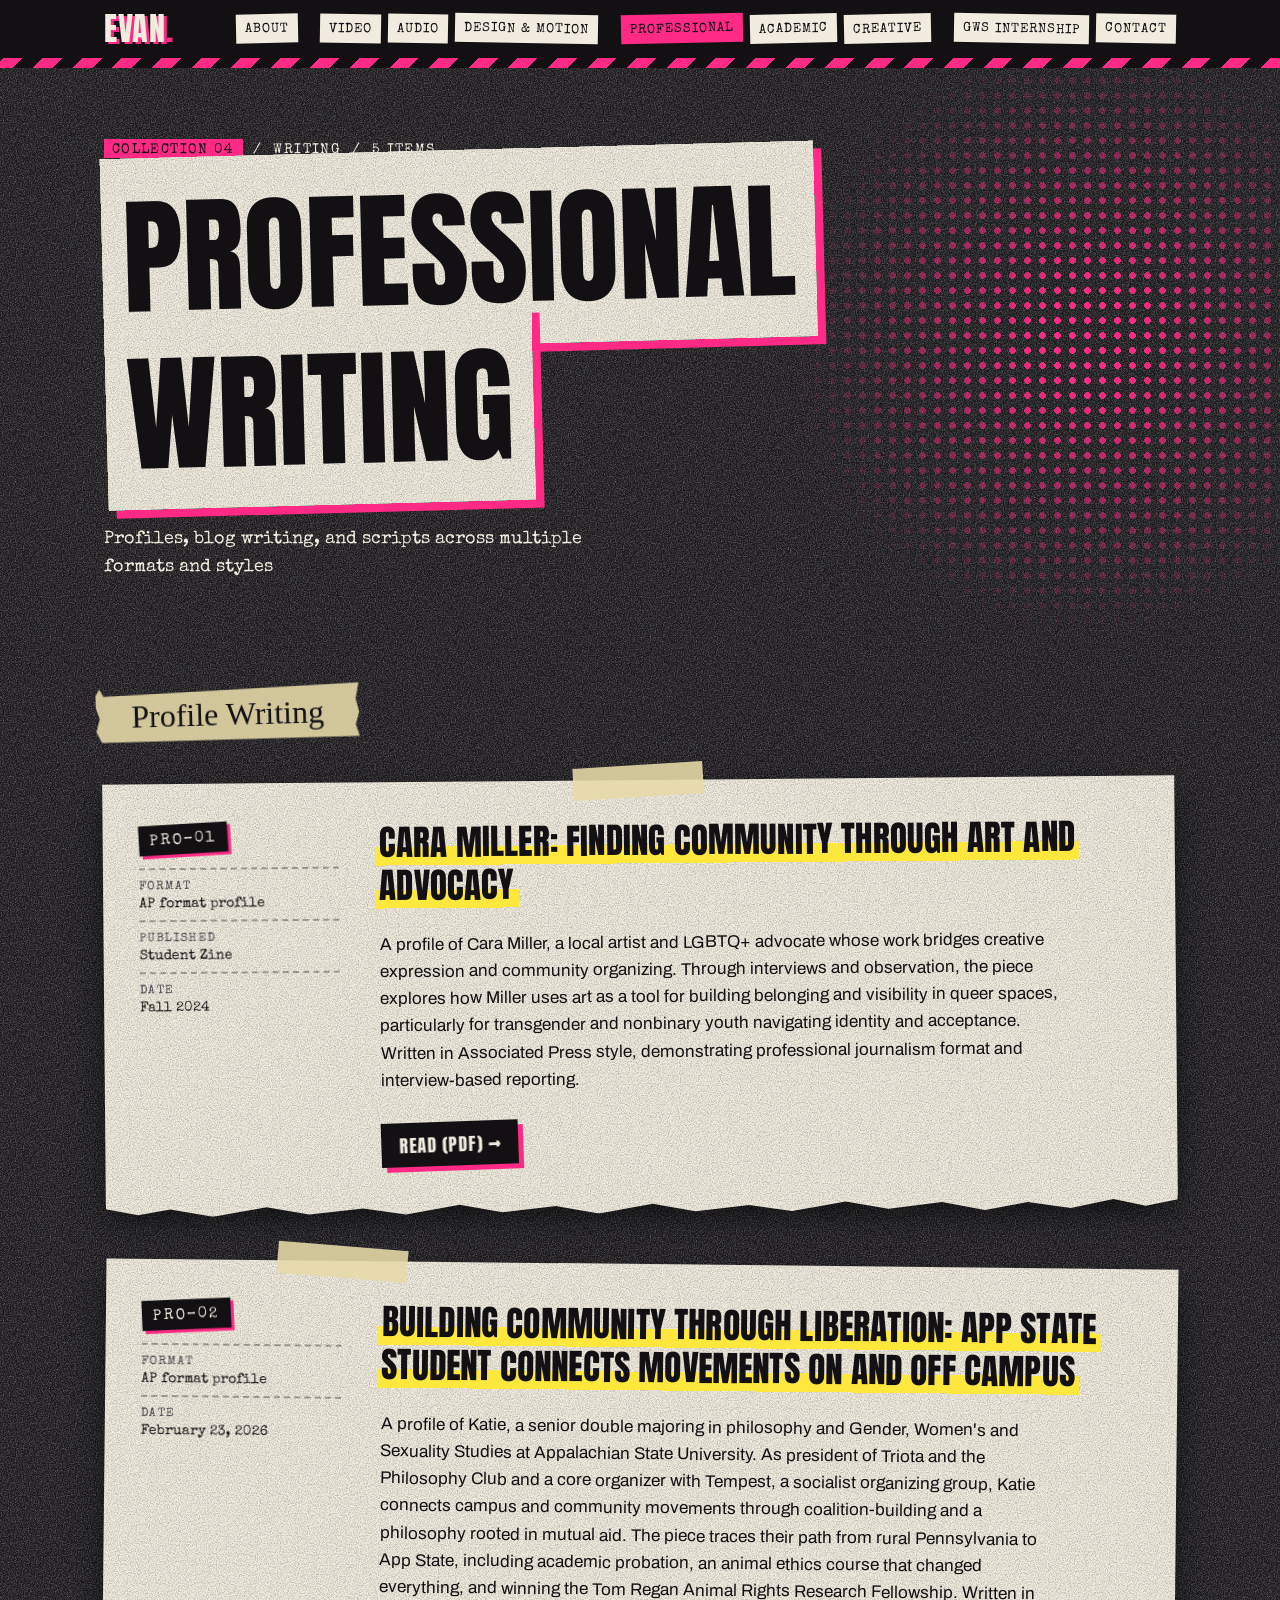
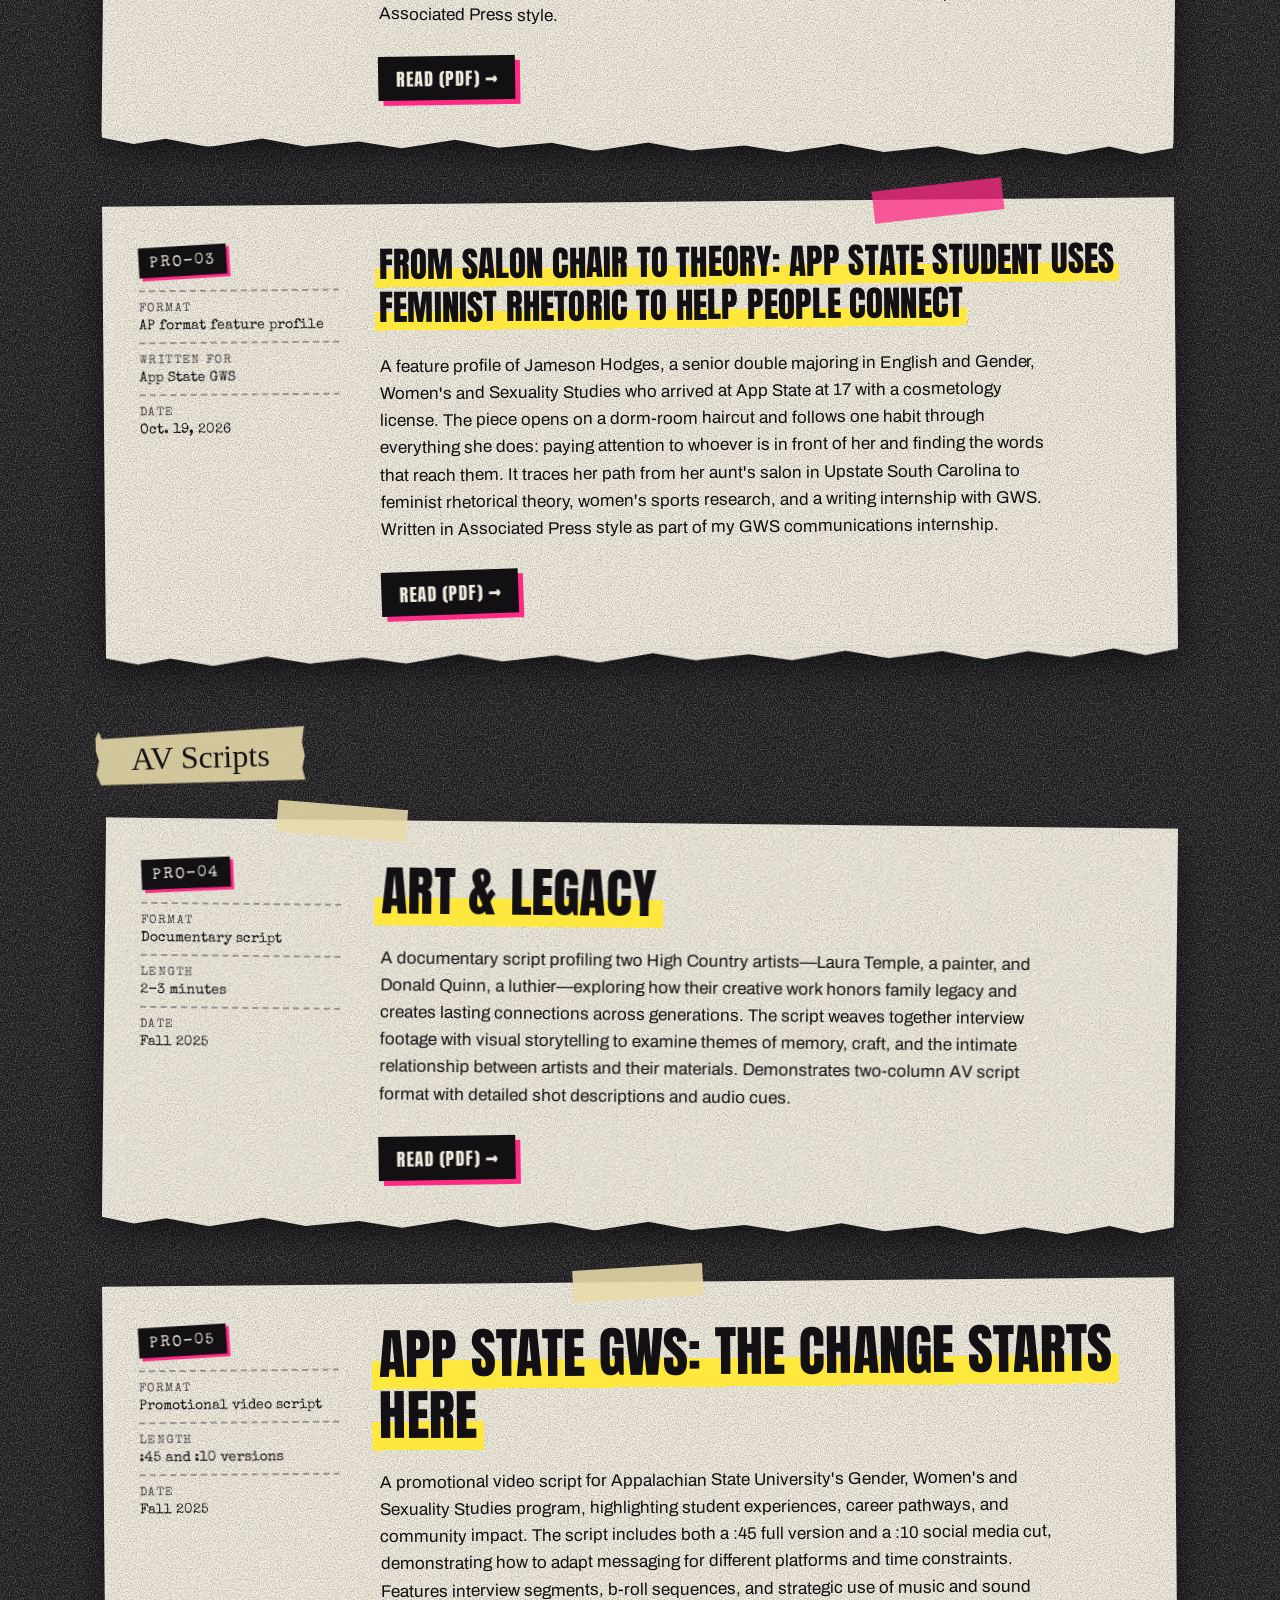
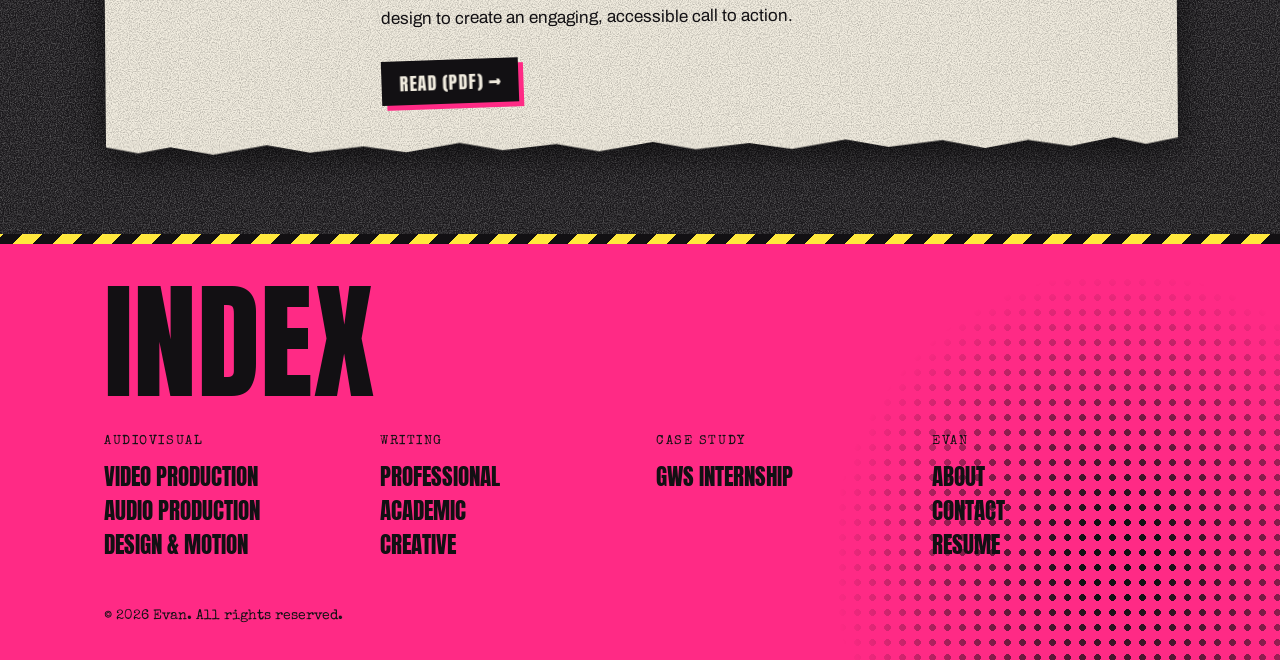
<file: professional-writing.html>
<!DOCTYPE html>
<html lang="en">
<head>
    <meta charset="UTF-8">
    <meta name="viewport" content="width=device-width, initial-scale=1.0">
    <title>Professional Writing - Evan</title>
    <link rel="preconnect" href="https://fonts.googleapis.com">
    <link rel="preconnect" href="https://fonts.gstatic.com" crossorigin>
    <link href="https://fonts.googleapis.com/css2?family=Anton&family=Permanent+Marker&family=Special+Elite&family=Archivo:wght@400;500;700&display=swap" rel="stylesheet">
    <link rel="stylesheet" href="style.css?v=2">
</head>
<body>
    <a class="skip" href="#main">Skip to content</a>

    <!-- NAVIGATION (same block on every page; no nav.html, no script) -->
    <header class="site-head">
        <div class="wrap">
            <a class="wordmark" href="index.html">Evan<span>.</span></a>
            <nav class="site-nav" aria-label="Main">
                <div class="group"><a href="index.html">About</a></div>
                <div class="group"><a href="film.html">Video</a><a href="audio-stories.html">Audio</a><a href="design-motion.html">Design &amp; Motion</a></div>
                <div class="group"><a href="professional-writing.html" aria-current="page">Professional</a><a href="academic-writing.html">Academic</a><a href="creative-writing.html">Creative</a></div>
                <div class="group"><a href="gws-internship.html">GWS Internship</a><a href="contact.html">Contact</a></div>
            </nav>
            <a class="index-link" href="#index">Index &darr;</a>
        </div>
    </header>

    <!-- =====================================================
         OPTIONAL: QUOTE THE WRITING
         To show a piece's opening lines, paste this right under
         its title (the <h2>/<h3 class="entry-title"> line):

         <blockquote class="lede">First sentence or two of the piece.</blockquote>
         ===================================================== -->

    <main id="main">
        <section class="page-head">
            <div class="wrap">
                <p class="kicker"><b>Collection 04</b> &nbsp;/&nbsp; Writing &nbsp;/&nbsp; 5 items</p>
                <h1><span>Professional Writing</span></h1>
                <p class="page-sub">Profiles, blog writing, and scripts across multiple formats and styles</p>
            </div>
        </section>
        <div class="wrap">

            <div class="section-head"><h2>Profile Writing</h2></div>

            <article class="entry">
                <div class="entry-label">
                    <span class="acc">PRO&ndash;01</span>
                    <dl>
                        <div><dt>Format</dt><dd>AP format profile</dd></div>
                        <div><dt>Published</dt><dd>Student Zine</dd></div>
                        <div><dt>Date</dt><dd>Fall 2024</dd></div>
                    </dl>
                </div>
                <div class="entry-body">
                    <h3 class="entry-title long">Cara Miller: Finding Community Through Art and Advocacy</h3>
                    <p>A profile of Cara Miller, a local artist and LGBTQ+ advocate whose work bridges creative expression and community organizing. Through interviews and observation, the piece explores how Miller uses art as a tool for building belonging and visibility in queer spaces, particularly for transgender and nonbinary youth navigating identity and acceptance. Written in Associated Press style, demonstrating professional journalism format and interview-based reporting.</p>
                    <a href="cara-profile.pdf" class="btn" target="_blank">Read (PDF)</a>
                </div>
            </article>

            <article class="entry">
                <div class="entry-label">
                    <span class="acc">PRO&ndash;02</span>
                    <dl>
                        <div><dt>Format</dt><dd>AP format profile</dd></div>
                        <div><dt>Date</dt><dd>February 23, 2026</dd></div>
                    </dl>
                </div>
                <div class="entry-body">
                    <h3 class="entry-title long">Building Community Through Liberation: App State Student Connects Movements On and Off Campus</h3>
                    <p>A profile of Katie, a senior double majoring in philosophy and Gender, Women's and Sexuality Studies at Appalachian State University. As president of Triota and the Philosophy Club and a core organizer with Tempest, a socialist organizing group, Katie connects campus and community movements through coalition-building and a philosophy rooted in mutual aid. The piece traces their path from rural Pennsylvania to App State, including academic probation, an animal ethics course that changed everything, and winning the Tom Regan Animal Rights Research Fellowship. Written in Associated Press style.</p>
                    <a href="katie-profile.pdf" class="btn" target="_blank">Read (PDF)</a>
                </div>
            </article>

            <article class="entry">
                <div class="entry-label">
                    <span class="acc">PRO&ndash;03</span>
                    <dl>
                        <div><dt>Format</dt><dd>AP format feature profile</dd></div>
                        <div><dt>Written for</dt><dd>App State GWS</dd></div>
                        <div><dt>Date</dt><dd>Oct. 19, 2026</dd></div>
                    </dl>
                </div>
                <div class="entry-body">
                    <h3 class="entry-title long">From Salon Chair to Theory: App State Student Uses Feminist Rhetoric to Help People Connect</h3>
                    <p>A feature profile of Jameson Hodges, a senior double majoring in English and Gender, Women's and Sexuality Studies who arrived at App State at 17 with a cosmetology license. The piece opens on a dorm-room haircut and follows one habit through everything she does: paying attention to whoever is in front of her and finding the words that reach them. It traces her path from her aunt's salon in Upstate South Carolina to feminist rhetorical theory, women's sports research, and a writing internship with GWS. Written in Associated Press style as part of my GWS communications internship.</p>
                    <a href="jameson-profile.pdf" class="btn" target="_blank">Read (PDF)</a>
                </div>
            </article>

            <div class="section-head"><h2>AV Scripts</h2></div>

            <article class="entry">
                <div class="entry-label">
                    <span class="acc">PRO&ndash;04</span>
                    <dl>
                        <div><dt>Format</dt><dd>Documentary script</dd></div>
                        <div><dt>Length</dt><dd>2-3 minutes</dd></div>
                        <div><dt>Date</dt><dd>Fall 2025</dd></div>
                    </dl>
                </div>
                <div class="entry-body">
                    <h3 class="entry-title">Art &amp; Legacy</h3>
                    <p>A documentary script profiling two High Country artists&mdash;Laura Temple, a painter, and Donald Quinn, a luthier&mdash;exploring how their creative work honors family legacy and creates lasting connections across generations. The script weaves together interview footage with visual storytelling to examine themes of memory, craft, and the intimate relationship between artists and their materials. Demonstrates two-column AV script format with detailed shot descriptions and audio cues.</p>
                    <a href="art-and-legacy-script.pdf" class="btn" target="_blank">Read (PDF)</a>
                </div>
            </article>

            <article class="entry">
                <div class="entry-label">
                    <span class="acc">PRO&ndash;05</span>
                    <dl>
                        <div><dt>Format</dt><dd>Promotional video script</dd></div>
                        <div><dt>Length</dt><dd>:45 and :10 versions</dd></div>
                        <div><dt>Date</dt><dd>Fall 2025</dd></div>
                    </dl>
                </div>
                <div class="entry-body">
                    <h3 class="entry-title">App State GWS: The Change Starts Here</h3>
                    <p>A promotional video script for Appalachian State University's Gender, Women's and Sexuality Studies program, highlighting student experiences, career pathways, and community impact. The script includes both a :45 full version and a :10 social media cut, demonstrating how to adapt messaging for different platforms and time constraints. Features interview segments, b-roll sequences, and strategic use of music and sound design to create an engaging, accessible call to action.</p>
                    <a href="gws-promo-script.pdf" class="btn" target="_blank">Read (PDF)</a>
                </div>
            </article>

        </div>
    </main>

    <!-- FOOTER: the full index lives here on every page -->
    <footer class="site-foot" id="index">
        <div class="wrap">
            <h2>Index</h2>
            <div class="foot-index">
                <div>
                    <h3>Audiovisual</h3>
                    <ul>
                        <li><a href="film.html">Video Production</a></li>
                        <li><a href="audio-stories.html">Audio Production</a></li>
                        <li><a href="design-motion.html">Design &amp; Motion</a></li>
                    </ul>
                </div>
                <div>
                    <h3>Writing</h3>
                    <ul>
                        <li><a href="professional-writing.html">Professional</a></li>
                        <li><a href="academic-writing.html">Academic</a></li>
                        <li><a href="creative-writing.html">Creative</a></li>
                    </ul>
                </div>
                <div>
                    <h3>Case study</h3>
                    <ul>
                        <li><a href="gws-internship.html">GWS Internship</a></li>
                    </ul>
                </div>
                <div>
                    <h3>Evan</h3>
                    <ul>
                        <li><a href="index.html">About</a></li>
                        <li><a href="contact.html">Contact</a></li>
                        <li><a href="AtkinsEvanResumeFall26.pdf" target="_blank">Resume</a></li>
                    </ul>
                </div>
            </div>
            <p class="legal">&copy; 2026 Evan. All rights reserved.</p>
        </div>
    </footer>

</body>
</html>
</file>
<file: style.css>
/* =========================================================
   EVAN — PORTFOLIO, WHEATPASTE EDITION
   Xeroxed paper taped to a concrete wall. Black, white, pink,
   and one yellow highlighter.

   HOW THE PAGES ARE BUILT
   - .entry            one piece of work: a sheet of paper taped to the wall
   - .entry-label      the label strip: number, format, date, role, tools
   - .section-head     a strip of masking tape with marker on it
   - .stamp            rubber stamp ("Published", "Award Winner")
   - .entry.pending    something not made yet (grey photocopy)
   - .plates           a grid of images with captions
   - .sheet            any other block of paper
   ========================================================= */

*,
*::before,
*::after { box-sizing: border-box; margin: 0; padding: 0; }

:root {
    --wall: #1a181b;
    --paper: #f1ecdf;
    --white: #fdfcf7;
    --ink: #121013;
    --ink-soft: #4b464d;
    --pink: #ff2a85;
    --pink-ink: #c40d5e;
    --yellow: #ffe83d;
    --tape: rgba(233, 219, 170, 0.88);

    --display: 'Anton', 'Impact', 'Arial Narrow', sans-serif;
    --marker: 'Permanent Marker', 'Comic Sans MS', cursive;
    --type: 'Special Elite', 'Courier New', monospace;
    --body: 'Archivo', -apple-system, BlinkMacSystemFont, 'Segoe UI', sans-serif;

    /* photocopier speckle, light for the wall and dark for paper */
    --grit-light: url("data:image/svg+xml,%3Csvg xmlns='http://www.w3.org/2000/svg' width='300' height='300'%3E%3Cfilter id='n'%3E%3CfeTurbulence type='fractalNoise' baseFrequency='.85' numOctaves='3' seed='4'/%3E%3CfeColorMatrix values='0 0 0 0 1  0 0 0 0 1  0 0 0 0 1  0 0 0 .55 -.2'/%3E%3C/filter%3E%3Crect width='300' height='300' filter='url(%23n)'/%3E%3C/svg%3E");
    --grit-dark: url("data:image/svg+xml,%3Csvg xmlns='http://www.w3.org/2000/svg' width='300' height='300'%3E%3Cfilter id='n'%3E%3CfeTurbulence type='fractalNoise' baseFrequency='.9' numOctaves='3' seed='11'/%3E%3CfeColorMatrix values='0 0 0 0 0  0 0 0 0 0  0 0 0 0 0  0 0 0 .5 -.19'/%3E%3C/filter%3E%3Crect width='300' height='300' filter='url(%23n)'/%3E%3C/svg%3E");
    --torn: polygon(0 0, 100% 0, 100% 35%, 97% 80%, 94% 30%, 90% 90%, 86% 45%, 82% 100%, 78% 40%, 73% 85%, 69% 30%, 64% 95%, 60% 50%, 55% 90%, 51% 35%, 46% 100%, 42% 45%, 37% 85%, 33% 30%, 28% 95%, 24% 50%, 19% 90%, 15% 35%, 10% 100%, 6% 45%, 3% 85%, 0 40%);
}

html { scroll-behavior: smooth; -webkit-text-size-adjust: 100%; }

body {
    font-family: var(--body);
    font-size: 1.0625rem;
    line-height: 1.6;
    color: var(--paper);
    background: var(--wall) var(--grit-light);
    min-height: 100vh;
    overflow-x: hidden;
}

::selection { background: var(--yellow); color: var(--ink); }

img, iframe { max-width: 100%; }
img { display: block; height: auto; }

a { color: inherit; text-decoration-color: var(--pink); text-decoration-thickness: 3px; text-underline-offset: 3px; }

a:focus-visible,
button:focus-visible { outline: 4px solid var(--yellow); outline-offset: 3px; }

.wrap { max-width: 1120px; margin: 0 auto; padding: 0 24px; }

.skip { position: absolute; left: -9999px; top: 0; background: var(--yellow); color: var(--ink); padding: 0.6rem 1rem; font-family: var(--type); z-index: 20; }
.skip:focus { left: 0; }

/* HEADER --------------------------------------------------- */
.site-head { background: var(--ink); position: relative; z-index: 5; }

/* hazard tape along the bottom edge */
.site-head::after {
    content: '';
    display: block;
    height: 10px;
    background: repeating-linear-gradient(-45deg, var(--pink) 0 14px, var(--ink) 14px 28px);
}

.site-head .wrap { display: flex; align-items: center; justify-content: space-between; gap: 1.5rem; padding-top: 0.8rem; padding-bottom: 0.8rem; }

.wordmark { font-family: var(--display); font-size: 2rem; line-height: 1; text-transform: uppercase; letter-spacing: 0.02em; text-decoration: none; color: var(--paper); text-shadow: 3px 2px 0 var(--pink); }
.wordmark span { color: var(--pink); text-shadow: none; }

.site-nav { display: flex; flex-wrap: wrap; justify-content: flex-end; gap: 0.5rem 1.4rem; }
.site-nav .group { display: flex; gap: 0.45rem; }

/* label-maker strips */
.site-nav a,
.index-link {
    font-family: var(--type);
    font-size: 0.82rem;
    letter-spacing: 0.08em;
    text-transform: uppercase;
    text-decoration: none;
    white-space: nowrap;
    padding: 0.32rem 0.55rem 0.18rem;
    background: var(--paper);
    color: var(--ink);
    transition: transform 0.12s ease, background 0.12s ease;
}
.site-nav .group:nth-child(odd) a { transform: rotate(-1.2deg); }
.site-nav .group:nth-child(even) a { transform: rotate(1deg); }
.site-nav a:hover { background: var(--yellow); transform: rotate(0deg) scale(1.06); }
.site-nav a[aria-current="page"] { background: var(--pink); }

.index-link { display: none; background: var(--pink); transform: rotate(-2deg); }

/* PAGE HEADER ---------------------------------------------- */
.page-head { padding: 4.5rem 0 1.5rem; position: relative; }

/* a blob of halftone dots behind the title */
.page-head::before,
.hero::before {
    content: '';
    position: absolute;
    right: -120px; top: -40px;
    width: 620px; height: 620px;
    background: radial-gradient(var(--pink) 30%, transparent 33%) 0 0 / 15px 15px;
    -webkit-mask-image: radial-gradient(circle, #000 10%, transparent 68%);
    mask-image: radial-gradient(circle, #000 10%, transparent 68%);
    pointer-events: none;
}
.page-head .wrap, .hero .wrap { position: relative; }

.kicker { font-family: var(--type); font-size: 0.85rem; letter-spacing: 0.1em; text-transform: uppercase; margin-bottom: 1.25rem; }
.kicker b { background: var(--pink); color: var(--ink); padding: 0.25rem 0.5rem 0.1rem; font-weight: 400; }

/* each line of the title is its own cut-out strip of paper */
.page-head h1 {
    font-family: var(--display);
    font-weight: 400;
    font-size: clamp(3.2rem, 12vw, 8rem);
    line-height: 1.22;
    text-transform: uppercase;
    transform: rotate(-1.5deg);
    transform-origin: left center;
}
.page-head h1 span {
    background: var(--paper) var(--grit-dark);
    color: var(--ink);
    padding: 0.02em 0.16em 0;
    -webkit-box-decoration-break: clone;
    box-decoration-break: clone;
    box-shadow: 8px 8px 0 var(--pink);
}

.page-sub { font-family: var(--type); font-size: 1.1rem; max-width: 46ch; margin-top: 2rem; }

main { padding-bottom: 6rem; }

/* SECTION HEAD: masking tape + marker ----------------------- */
.section-head {
    width: fit-content;
    max-width: 100%;
    margin: 5rem 0 0 -0.5rem;
    padding: 0.55rem 2.2rem 0.4rem;
    background: var(--tape);
    color: var(--ink);
    transform: rotate(-1.6deg);
    clip-path: polygon(0 12%, 1.5% 0, 3% 14%, 100% 0, 98.8% 30%, 100% 55%, 98.6% 78%, 100% 100%, 2% 100%, 0 80%, 1.4% 55%, 0 35%);
    position: relative;
    z-index: 2;
}
.section-head h2 { font-family: var(--marker); font-weight: 400; font-size: clamp(1.5rem, 4.5vw, 2rem); line-height: 1.2; }

/* PAPER ---------------------------------------------------- */
.entry,
.sheet,
.note {
    background: var(--paper) var(--grit-dark);
    color: var(--ink);
    box-shadow: 0 16px 34px rgba(0, 0, 0, 0.6);
    position: relative;
}

/* a strip of tape holding the sheet up */
.entry::before,
.sheet::before,
.intro::before,
.card::before {
    content: '';
    position: absolute;
    top: -15px; left: 50%;
    width: 130px; height: 32px;
    margin-left: -65px;
    background: var(--tape);
    transform: rotate(-3deg);
    z-index: 2;
}

/* torn bottom edge */
.entry::after,
.sheet::after {
    content: '';
    position: absolute;
    left: 0; right: 0; bottom: -13px;
    height: 14px;
    background: var(--paper) var(--grit-dark);
    clip-path: var(--torn);
}

.sheet { padding: 2rem; margin-top: 2rem; transform: rotate(0.4deg); }

.note { font-family: var(--type); max-width: 62ch; margin-top: 2rem; padding: 1.1rem 1.4rem 0.9rem; transform: rotate(-0.7deg); }

/* a page off a yellow legal pad */
.intro {
    position: relative;
    margin-top: 3.5rem;
    padding: 2.2rem 2rem 1.9rem 3.2rem;
    color: var(--ink);
    font-family: var(--type);
    font-size: 1.12rem;
    line-height: 1.9rem;
    background:
        linear-gradient(90deg, transparent 2.2rem, rgba(225, 40, 70, 0.55) 2.2rem, rgba(225, 40, 70, 0.55) calc(2.2rem + 2px), transparent calc(2.2rem + 2px)),
        repeating-linear-gradient(transparent 0, transparent calc(1.9rem - 1px), rgba(20, 70, 160, 0.28) calc(1.9rem - 1px), rgba(20, 70, 160, 0.28) 1.9rem),
        #fbe76a;
    box-shadow: 0 16px 34px rgba(0, 0, 0, 0.6);
    transform: rotate(0.8deg);
}
.intro p { max-width: 72ch; }
.intro p + p { margin-top: 1.9rem; }

/* ENTRY ---------------------------------------------------- */
.entry {
    display: grid;
    grid-template-columns: 200px minmax(0, 1fr);
    gap: 2.5rem;
    padding: 2.5rem 2.25rem 2.25rem;
    margin-top: 4rem;
    transform: rotate(-0.5deg);
}
.entry:nth-of-type(even) { transform: rotate(0.6deg); }
.entry:nth-of-type(even)::before { left: 22%; transform: rotate(4deg); }
.entry:nth-of-type(3n)::before { left: 78%; transform: rotate(-6deg); background: rgba(255, 42, 133, 0.75); }
.section-head + .entry, .note + .entry { margin-top: 2.5rem; }

.entry-label { position: sticky; top: 1.25rem; align-self: start; font-family: var(--type); font-size: 0.9rem; line-height: 1.35; }

/* the catalog number, punched out on a label maker */
.acc {
    display: inline-block;
    font-family: var(--type);
    font-size: 0.95rem;
    letter-spacing: 0.14em;
    background: var(--ink);
    color: var(--paper);
    padding: 0.38rem 0.7rem 0.2rem;
    margin-bottom: 0.9rem;
    transform: rotate(-3deg);
    box-shadow: 3px 3px 0 var(--pink);
}

.entry-label dl > div { padding: 0.55rem 0 0.4rem; border-top: 2px dashed rgba(18, 16, 19, 0.35); }
.entry-label dt { font-size: 0.72rem; letter-spacing: 0.12em; text-transform: uppercase; color: var(--ink-soft); }

/* titles get the highlighter */
.entry-title {
    display: inline;
    font-family: var(--display);
    font-weight: 400;
    font-size: clamp(2.1rem, 5.4vw, 3.4rem);
    line-height: 1.12;
    text-transform: uppercase;
    letter-spacing: 0.005em;
    background: linear-gradient(transparent 58%, var(--yellow) 58%, var(--yellow) 93%, transparent 93%);
    -webkit-box-decoration-break: clone;
    box-decoration-break: clone;
    padding: 0 0.12em;
    margin-left: -0.12em;
}
.entry-title.long { font-size: clamp(1.55rem, 3.6vw, 2.2rem); line-height: 1.2; }

.entry-body p { max-width: 68ch; margin-top: 1.05rem; }
.entry-body > p:first-of-type { margin-top: 1.4rem; }
.entry-body a:hover, .note a:hover { background: var(--yellow); }
.entry-body h4 { font-family: var(--marker); font-weight: 400; font-size: 1.45rem; color: var(--pink-ink); margin-top: 2.25rem; transform: rotate(-1deg); transform-origin: left; }

/* The opening lines of a piece, quoted. Optional on writing entries. */
.lede { font-family: var(--type); font-size: 1.2rem; line-height: 1.5; max-width: 44ch; margin-top: 1.5rem; padding: 0.2rem 0 0 1rem; border-left: 6px solid var(--pink); }

.stamp {
    display: inline-block;
    font-family: var(--type);
    font-size: 1.05rem;
    letter-spacing: 0.16em;
    text-transform: uppercase;
    color: var(--pink-ink);
    border: 4px double var(--pink-ink);
    border-radius: 6px;
    padding: 0.4rem 0.8rem 0.15rem;
    margin-bottom: 1rem;
    transform: rotate(-5deg);
    opacity: 0.88;
}

/* Not made yet: a bad grey photocopy */
.entry.pending { background-color: #bdb8b0; color: var(--ink-soft); outline: 3px dashed var(--ink-soft); outline-offset: -12px; }
.entry.pending::after { background-color: #bdb8b0; }
.entry.pending .entry-title { background: none; }
.entry.pending .stamp { color: var(--ink-soft); border-color: var(--ink-soft); }
.entry.pending .acc { box-shadow: none; }

/* MEDIA ---------------------------------------------------- */
.video { aspect-ratio: 16 / 9; margin: 1.75rem 8px 0 0; background: var(--ink); border: 8px solid var(--ink); box-shadow: 8px 8px 0 var(--pink); }
.video iframe { display: block; width: 100%; height: 100%; border: 0; }

.audio { margin: 1.75rem 8px 0 0; border: 8px solid var(--ink); background: var(--ink); box-shadow: 8px 8px 0 var(--yellow); }
.audio iframe { display: block; width: 100%; border: 0; }

.video + .video { margin-top: 2rem; }
.video + p, .audio + p { margin-top: 1.9rem !important; }

.pair { display: grid; grid-template-columns: 1fr 1fr; gap: 1.75rem; align-items: center; margin: 1.75rem 0 2rem; }
.pair .video { margin-top: 0; }
.pair .on-white { background: #fff; border: 2px solid var(--ink); padding: 1.25rem; box-shadow: 6px 6px 0 var(--ink); transform: rotate(-2deg); }
.pair .on-white img { width: 100%; max-height: 360px; object-fit: contain; }

/* PLATES: prints pinned up with captions ------------------- */
.plates { display: grid; grid-template-columns: repeat(3, 1fr); gap: 1.6rem 1.4rem; margin-top: 1.75rem; }
.plates.two { grid-template-columns: repeat(2, 1fr); }

.plates figure a { display: block; background: #fff; border: 2px solid var(--ink); box-shadow: 5px 5px 0 var(--ink); transition: transform 0.15s ease, box-shadow 0.15s ease; }
.plates figure:nth-child(odd) a { transform: rotate(-1.2deg); }
.plates figure:nth-child(even) a { transform: rotate(1deg); }
.plates figure a:hover { transform: rotate(0deg) scale(1.03); box-shadow: 7px 7px 0 var(--pink); }
.plates img { width: 100%; }

.plates figcaption { font-family: var(--type); font-size: 0.86rem; line-height: 1.4; margin-top: 0.8rem; }

.plates.logos figure { background: #fff; border: 2px solid var(--ink); box-shadow: 5px 5px 0 var(--ink); padding: 1.75rem 1.25rem 0.8rem; display: flex; flex-direction: column; align-items: center; justify-content: center; min-height: 230px; }
.plates.logos figure:nth-child(odd) { transform: rotate(-1.2deg); }
.plates.logos figure:nth-child(even) { transform: rotate(1.4deg); }
.plates.logos img { width: auto; max-width: 100%; max-height: 180px; object-fit: contain; }

/* STICKERS: slapped straight onto the wall ----------------- */
.sticker-wall { display: flex; flex-wrap: wrap; gap: 3rem; align-items: center; padding: 3rem 0 1rem; }
.sticker { text-align: center; }
.sticker img { max-width: min(440px, 100%); filter: drop-shadow(0 8px 10px rgba(0, 0, 0, 0.8)); transform: rotate(-5deg); transition: transform 0.2s ease; }
.sticker:hover img { transform: rotate(2deg) scale(1.06); }
.sticker h3 { font-family: var(--display); font-weight: 400; font-size: 1.6rem; text-transform: uppercase; margin-top: 1.2rem; }
.sticker p { font-family: var(--type); font-size: 0.9rem; }
.sticker-slot { width: 200px; aspect-ratio: 1; border: 3px dashed rgba(241, 236, 223, 0.5); border-radius: 50%; display: flex; align-items: center; justify-content: center; padding: 1.5rem; font-family: var(--marker); font-size: 1.05rem; line-height: 1.25; color: rgba(241, 236, 223, 0.7); transform: rotate(6deg); }

/* BUTTONS -------------------------------------------------- */
.btn {
    display: inline-block;
    margin-top: 1.75rem;
    padding: 0.5rem 1.1rem 0.42rem;
    font-family: var(--display);
    font-size: 1.15rem;
    letter-spacing: 0.06em;
    text-transform: uppercase;
    text-decoration: none;
    background: var(--ink);
    color: var(--paper);
    box-shadow: 5px 5px 0 var(--pink);
    transform: rotate(-1.5deg);
    transition: transform 0.12s ease, box-shadow 0.12s ease, background 0.12s ease;
}
.btn::after { content: ' \2192'; }
.btn:hover { background: var(--pink) !important; color: var(--ink); transform: rotate(1deg) translate(3px, 3px); box-shadow: 2px 2px 0 var(--ink); }
.btn.primary { background: var(--pink); color: var(--ink); box-shadow: 5px 5px 0 var(--ink); }
.btn.primary:hover { background: var(--yellow) !important; }

.btn-row { display: flex; flex-wrap: wrap; gap: 1.1rem; }

/* HOME ----------------------------------------------------- */
.hero { padding: 3.5rem 0 1rem; position: relative; }
.hero::before { right: auto; left: 30%; top: -120px; width: 900px; height: 900px; }

/* a badly registered two-colour print */
.hero h1 {
    font-family: var(--display);
    font-weight: 400;
    font-size: clamp(7.5rem, 37vw, 25rem);
    line-height: 0.86;
    text-transform: uppercase;
    letter-spacing: -0.01em;
    color: var(--paper);
    text-shadow: -0.035em 0.03em 0 var(--pink);
    margin-left: -0.03em;
}
.hero h1 span { color: var(--yellow); text-shadow: none; }

.hero .tagline { font-family: var(--type); font-size: 0.95rem; letter-spacing: 0.1em; text-transform: uppercase; line-height: 2.3; margin-top: 1.5rem; transform: rotate(-1deg); transform-origin: left; }
.hero .tagline span { background: var(--pink); color: var(--ink); padding: 0.4rem 0.6rem 0.2rem; -webkit-box-decoration-break: clone; box-decoration-break: clone; }

.hero .bio-sheet { max-width: 620px; margin: 2rem 0 0 auto; padding: 2.2rem 2rem 1.8rem; transform: rotate(1.4deg); }
.hero .bio { font-family: var(--type); font-size: clamp(1.1rem, 2.3vw, 1.3rem); line-height: 1.55; }

.selected { display: grid; grid-template-columns: repeat(3, minmax(0, 1fr)); gap: 2rem; margin-top: 3rem; }

/* polaroids */
.card {
    display: flex;
    flex-direction: column;
    position: relative;
    background: var(--white);
    color: var(--ink);
    padding: 14px 14px 20px;
    text-decoration: none;
    box-shadow: 0 16px 30px rgba(0, 0, 0, 0.6);
    transition: transform 0.18s ease;
}
.card:nth-child(1) { transform: rotate(-2.2deg); }
.card:nth-child(2) { transform: rotate(1.6deg) translateY(14px); }
.card:nth-child(3) { transform: rotate(-1deg); }
.card:nth-child(2)::before { background: rgba(255, 42, 133, 0.75); transform: rotate(5deg); }
.card:hover { transform: rotate(0deg) translateY(-8px) scale(1.02); z-index: 3; }

/* photos print in pink until you reach for them */
.card .thumb { aspect-ratio: 1; background: var(--pink); overflow: hidden; display: flex; align-items: center; justify-content: center; }
.card .thumb img { width: 100%; height: 100%; object-fit: cover; filter: grayscale(1) contrast(1.3); mix-blend-mode: multiply; transition: filter 0.2s ease; }
.card:hover .thumb img { filter: none; mix-blend-mode: normal; }
.card .thumb.contain img { object-fit: contain; padding: 12%; }
.card:hover .thumb.contain { background: #fff; }
.card .thumb.type { background: var(--ink); color: var(--paper); padding: 1.25rem; align-items: flex-end; justify-content: flex-start; }
.card .thumb.type span { font-family: var(--display); font-size: clamp(2.2rem, 4.4vw, 3.4rem); line-height: 1; text-transform: uppercase; }
.card .thumb.type em { color: var(--pink); font-style: normal; }
.card:hover .thumb.type em { color: var(--yellow); }

.card .acc { align-self: flex-start; font-size: 0.78rem; margin: 1.1rem 0 0.5rem; }
.card h3 { font-family: var(--display); font-weight: 400; font-size: 1.75rem; line-height: 1.1; text-transform: uppercase; }
.card p { margin-top: 0.5rem; font-size: 0.98rem; color: var(--ink-soft); }
.card .go { font-family: var(--marker); font-size: 1.2rem; color: var(--pink-ink); margin-top: 0.9rem; }
.card .go::after { content: ' \2192'; }

/* every collection, like a setlist */
.finding { list-style: none; padding: 1.25rem 2rem 1.5rem; transform: rotate(-0.4deg); }
.finding a { display: grid; grid-template-columns: 3.5rem minmax(0, 1.2fr) minmax(0, 2fr) 5.5rem; gap: 1.25rem; align-items: center; padding: 0.9rem 0.5rem 0.75rem; border-bottom: 2px dashed rgba(18, 16, 19, 0.35); text-decoration: none; }
.finding li:last-child a { border-bottom: 0; }
.finding a:hover { background: var(--yellow); }
.finding .n { font-family: var(--marker); font-size: 1.9rem; line-height: 1; color: var(--pink-ink); }
.finding .name { font-family: var(--display); font-size: 1.75rem; line-height: 1.1; text-transform: uppercase; }
.finding .what { font-size: 0.98rem; color: var(--ink-soft); }
.finding .count { font-family: var(--type); font-size: 0.85rem; text-align: right; }

.spec > div { display: grid; grid-template-columns: 215px minmax(0, 1fr); gap: 2rem; padding: 0.85rem 0 0.7rem; border-bottom: 2px dashed rgba(18, 16, 19, 0.35); }
.spec > div:last-child { border-bottom: 0; }
.spec dt { font-family: var(--type); font-size: 0.85rem; letter-spacing: 0.1em; text-transform: uppercase; padding-top: 0.15rem; }

.about { display: grid; grid-template-columns: 215px minmax(0, 1fr); gap: 2rem; padding: 2.5rem 2rem 2.25rem; transform: rotate(-0.5deg); }
.about .first { font-family: var(--type); font-size: clamp(1.15rem, 2.4vw, 1.35rem); line-height: 1.5; }
.about p { max-width: 62ch; }
.about p + p { margin-top: 1.1rem; }
.about .side { font-family: var(--marker); font-size: 1.05rem; line-height: 1.45; color: var(--pink-ink); transform: rotate(-3deg); }

/* CONTACT -------------------------------------------------- */
.contact { max-width: 780px; margin-top: 3.5rem; padding: 2.5rem 2rem 2.25rem; }
.contact p { font-size: 1.12rem; max-width: 60ch; }
.contact p + p { margin-top: 1rem; }
.contact .spec { margin-top: 2rem; }
.contact .email { font-family: var(--display); font-size: clamp(1.5rem, 6vw, 2.6rem); line-height: 1.15; text-decoration: none; overflow-wrap: anywhere; background: linear-gradient(transparent 55%, var(--yellow) 55%, var(--yellow) 92%, transparent 92%); }
.contact .email:hover { background: var(--pink); }

/* FOOTER: the index, on every page ------------------------- */
.site-foot { background: var(--pink); color: var(--ink); padding: 0 0 2rem; position: relative; overflow: hidden; }
.site-foot::before { content: ''; display: block; height: 10px; background: repeating-linear-gradient(-45deg, var(--ink) 0 14px, var(--yellow) 14px 28px); margin-bottom: 2.5rem; }
.site-foot::after {
    content: '';
    position: absolute; right: -140px; bottom: -200px;
    width: 600px; height: 600px;
    background: radial-gradient(var(--ink) 30%, transparent 33%) 0 0 / 15px 15px;
    -webkit-mask-image: radial-gradient(circle, #000 10%, transparent 68%);
    mask-image: radial-gradient(circle, #000 10%, transparent 68%);
    pointer-events: none;
}
.site-foot .wrap { position: relative; z-index: 1; }
.site-foot h2 { font-family: var(--display); font-weight: 400; font-size: clamp(4rem, 14vw, 8rem); line-height: 0.9; text-transform: uppercase; }
.foot-index { display: grid; grid-template-columns: repeat(4, 1fr); gap: 2rem; margin-top: 2rem; }
.foot-index h3 { font-family: var(--type); font-size: 0.82rem; font-weight: 400; letter-spacing: 0.12em; text-transform: uppercase; margin-bottom: 0.5rem; }
.foot-index ul { list-style: none; }
.foot-index a { font-family: var(--display); font-size: 1.45rem; line-height: 1.45; text-transform: uppercase; text-decoration: none; padding: 0 0.2em; margin-left: -0.2em; }
.foot-index a:hover { background: var(--ink); color: var(--yellow); }
.site-foot .legal { font-family: var(--type); font-size: 0.85rem; margin-top: 2.75rem; }

/* SMALL SCREENS -------------------------------------------- */
@media (max-width: 900px) {
    .site-nav { display: none; }
    .index-link { display: inline-block; }

    .entry, .about, .spec > div { grid-template-columns: 1fr; gap: 1.25rem; }
    .spec > div { gap: 0.15rem; }

    .entry { padding: 2.25rem 1.5rem 1.75rem; }
    .entry-label { position: static; }
    .entry-label dl { display: grid; grid-template-columns: 1fr 1fr; column-gap: 1.25rem; }

    .selected { grid-template-columns: 1fr; gap: 3rem; max-width: 420px; margin-left: auto; margin-right: auto; }
    .card:nth-child(2) { transform: rotate(1.6deg); }

    .finding a { grid-template-columns: 2.6rem minmax(0, 1fr) auto; gap: 0.15rem 0.75rem; }
    .finding .what { grid-column: 2 / -1; grid-row: 2; }

    .about .side { transform: rotate(-1.5deg); }
    .foot-index { grid-template-columns: 1fr 1fr; }
    .page-head::before, .hero::before { width: 420px; height: 420px; right: -160px; left: auto; top: -60px; }
}

@media (max-width: 620px) {
    body { font-size: 1rem; }
    .wrap { padding: 0 16px; }
    .page-head { padding: 3rem 0 1rem; }
    .page-head h1 span { box-shadow: 5px 5px 0 var(--pink); }
    .section-head { margin-top: 4rem; padding: 0.5rem 1.4rem 0.35rem; }
    .entry { margin-top: 3.25rem; padding: 2rem 1.1rem 1.5rem; transform: rotate(-0.3deg); }
    .entry:nth-of-type(even) { transform: rotate(0.3deg); }
    .sheet, .finding, .about, .contact { padding-left: 1.1rem; padding-right: 1.1rem; }
    .intro { padding: 1.9rem 1rem 1.9rem 2.9rem; font-size: 1rem; }
    .video, .audio { border-width: 5px; box-shadow: 5px 5px 0 var(--pink); margin-right: 5px; }
    .audio { box-shadow: 5px 5px 0 var(--yellow); }
    .plates, .plates.two, .pair { grid-template-columns: 1fr; }
    .plates.cards { grid-template-columns: 1fr 1fr; gap: 1rem 0.8rem; }
    .hero .bio-sheet { padding: 2rem 1.1rem 1.5rem; transform: rotate(0.8deg); }
    .sticker-wall { justify-content: center; }
}

@media (prefers-reduced-motion: reduce) {
    html { scroll-behavior: auto; }
    *, *::before, *::after { transition: none !important; }
}
</file>
